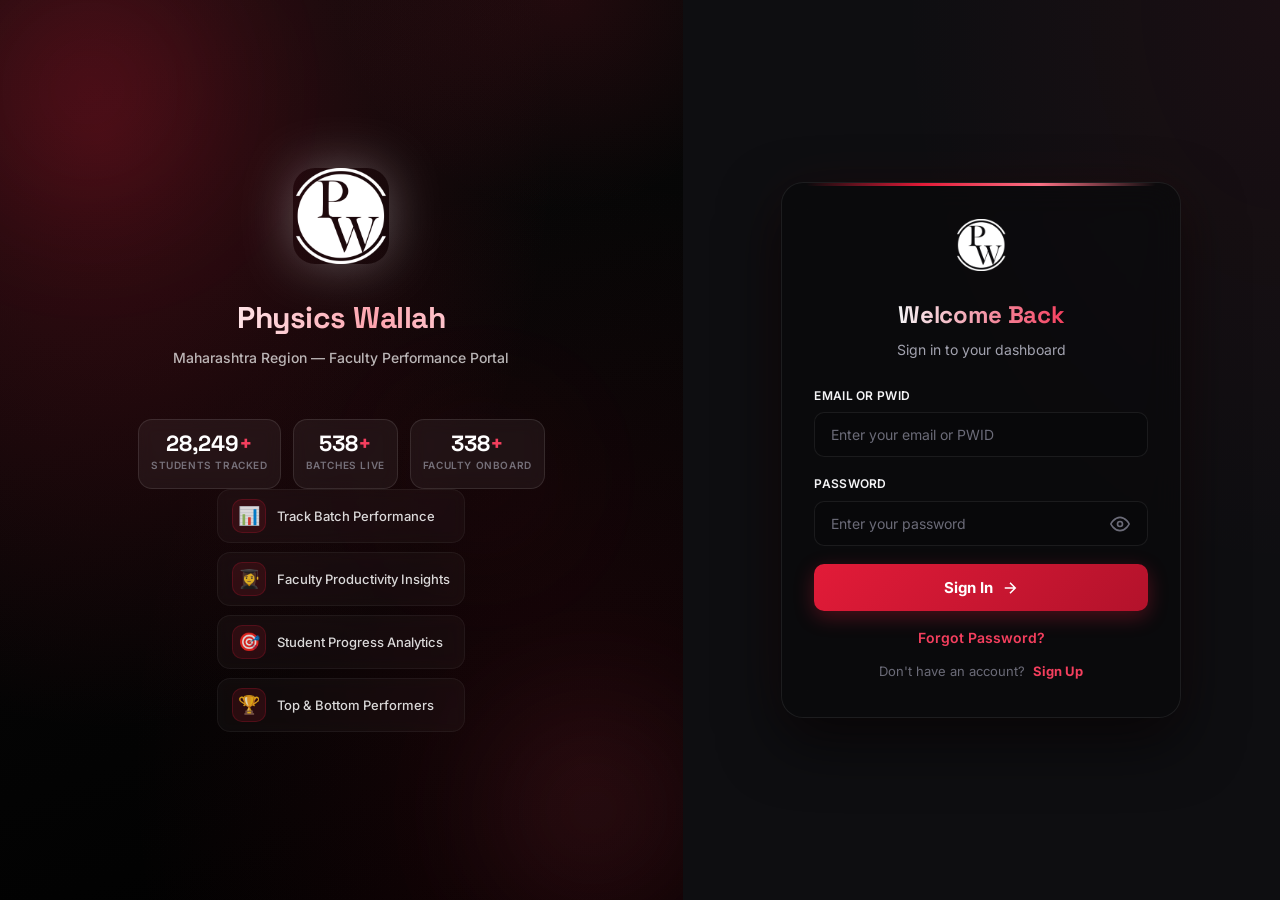
<file: index.html>
<!DOCTYPE html>
<html lang="en">
<head>
  <meta charset="UTF-8">
  <meta name="viewport" content="width=device-width, initial-scale=1.0">
  <title>PW Maharashtra — Faculty Performance Portal</title>
  <link rel="preconnect" href="https://fonts.googleapis.com">
  <link href="https://fonts.googleapis.com/css2?family=Inter:wght@400;500;600;700;800&family=Space+Grotesk:wght@500;600;700&display=swap" rel="stylesheet">
  <link rel="stylesheet" href="styles.css">
  <link rel="icon" href="assets/pw-favicon.webp" type="image/webp">
</head>
<body>

  <!--
    HTML is split into partial files (screen-login.html, screen-forgot.html,
    screen-signup.html, screen-app.html, overlay.html) and injected here by
    loader.js. Each placeholder below receives one partial.
  -->
  <div id="screen-login"></div>
  <div id="screen-forgot"></div>
  <div id="screen-signup"></div>
  <div id="screen-app"></div>
  <div id="screen-overlay"></div>

  <!-- Load order matters: loader first, then core, then feature modules -->
  <script src="loader.js"></script>
  <script src="core.js"></script>
  <script src="auth.js"></script>
  <script src="data.js"></script>
  <script src="home.js"></script>
  <script src="student.js"></script>
  <script src="dashboard.js"></script>
  <script src="batches.js"></script>
  <script src="faculty.js"></script>
  <script src="students.js"></script>
  <script src="perf.js"></script>
</body>
</html>
</file>
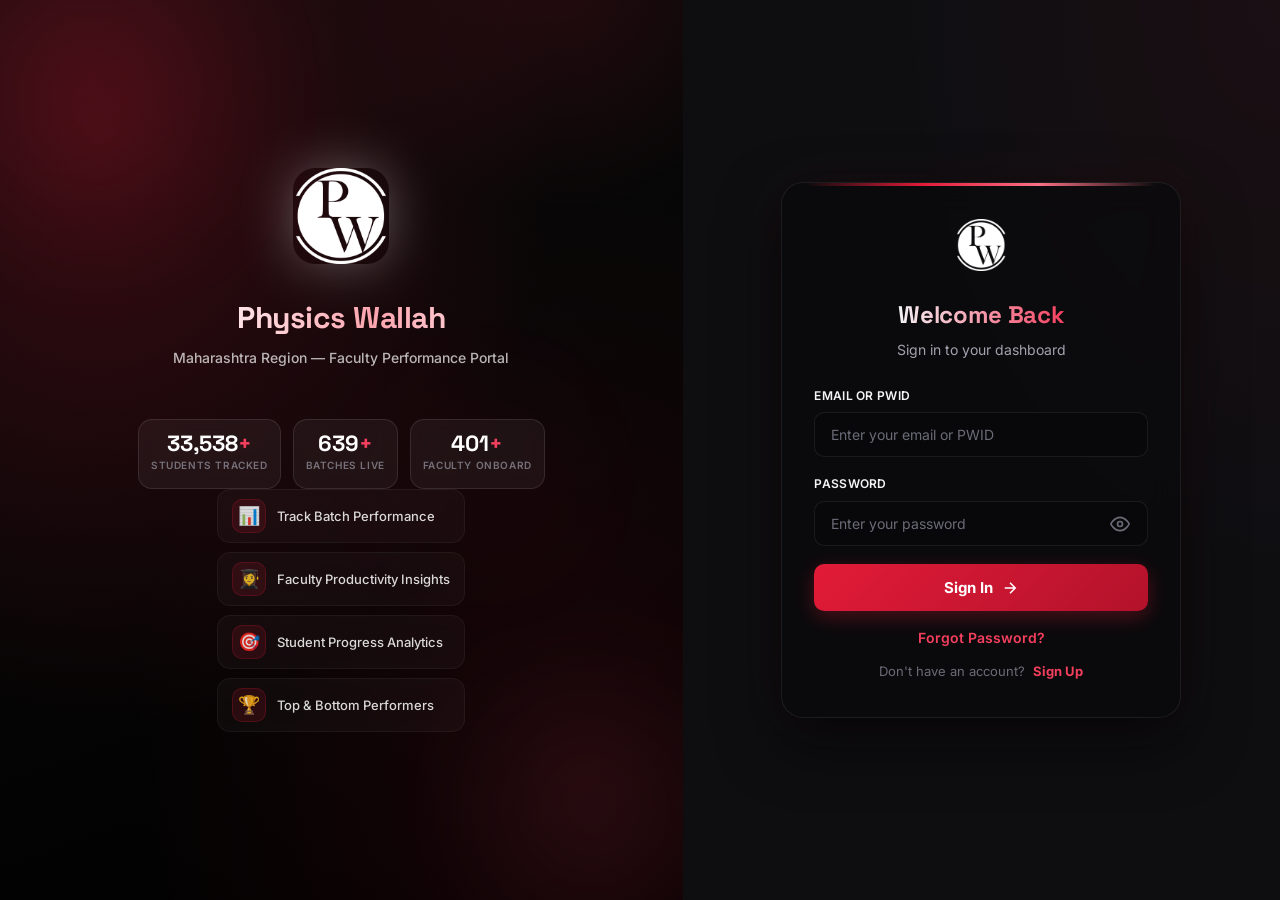
<file: index-standalone.html>
<!DOCTYPE html>
<html lang="en">
<head>
  <meta charset="UTF-8">
  <meta name="viewport" content="width=device-width, initial-scale=1.0">
  <title>PW Maharashtra — Faculty Performance Portal</title>
  <link rel="preconnect" href="https://fonts.googleapis.com">
  <link href="https://fonts.googleapis.com/css2?family=Inter:wght@400;500;600;700;800&family=Space+Grotesk:wght@500;600;700&display=swap" rel="stylesheet">
  <link rel="stylesheet" href="styles.css">
  <link rel="icon" href="assets/pw-favicon.webp" type="image/webp">
</head>
<body>

  <!--
    STANDALONE BUILD — all HTML partials and JS are inlined below.
    No fetch() / loader.js needed; works from file:// or any host.
    Regenerate with: python3 build_standalone.py
    
  -->
  <!-- ===== screen-login.html (inlined) ===== -->
<!-- ============================================================
     screen-login.html — LOGIN SCREEN
     Loaded into #screen-login by loader.js
     ============================================================ -->
<div id="loginScreen" class="screen active">
  <div class="login-wrapper">
    <div class="login-left">
      <div class="orb orb-1"></div>
      <div class="orb orb-2"></div>
      <div class="orb orb-3"></div>
      <div class="login-brand">
        <img src="assets/pw-logo.webp" alt="Physics Wallah" class="pw-logo-hero">
        <h1>Physics Wallah</h1>
        <p class="login-tagline">Maharashtra Region — Faculty Performance Portal</p>
      </div>
      <div class="login-stats">
        <div class="stat-chip"><span class="stat-num" data-count="33601">0</span><span class="stat-label">Students Tracked</span></div>
        <div class="stat-chip"><span class="stat-num" data-count="640">0</span><span class="stat-label">Batches Live</span></div>
        <div class="stat-chip"><span class="stat-num" data-count="402">0</span><span class="stat-label">Faculty Onboard</span></div>
      </div>
      <div class="login-features">
        <div class="feature-item"><span class="feat-icon">&#128202;</span><span>Track Batch Performance</span></div>
        <div class="feature-item"><span class="feat-icon">&#128105;&#8205;&#127891;</span><span>Faculty Productivity Insights</span></div>
        <div class="feature-item"><span class="feat-icon">&#127919;</span><span>Student Progress Analytics</span></div>
        <div class="feature-item"><span class="feat-icon">&#127942;</span><span>Top & Bottom Performers</span></div>
      </div>
    </div>
    <div class="login-right">
      <div class="login-card">
        <div class="login-card-logo">
          <img src="assets/pw-logo.webp" alt="PW" class="pw-logo-sm-login">
        </div>
        <h2><span class="grad-head">Welcome Back</span></h2>
        <p class="login-subtitle">Sign in to your dashboard</p>
        <form id="loginForm" onsubmit="handleLogin(event)">
          <div class="input-group">
            <label for="loginId">Email or PWID</label>
            <input type="text" id="loginId" placeholder="Enter your email or PWID" required autocomplete="username">
          </div>
          <div class="input-group">
            <label for="loginPassword">Password</label>
            <div class="password-wrapper">
              <input type="password" id="loginPassword" placeholder="Enter your password" required autocomplete="current-password">
              <button type="button" class="pass-toggle" onclick="togglePass('loginPassword', this)" tabindex="-1">
                <svg width="20" height="20" viewBox="0 0 24 24" fill="none" stroke="currentColor" stroke-width="2"><path d="M1 12s4-8 11-8 11 8 11 8-4 8-11 8-11-8-11-8z"/><circle cx="12" cy="12" r="3"/></svg>
              </button>
            </div>
          </div>
          <button type="submit" class="btn-primary" id="loginBtn">
            <span>Sign In</span>
            <svg width="18" height="18" viewBox="0 0 24 24" fill="none" stroke="currentColor" stroke-width="2"><path d="M5 12h14M12 5l7 7-7 7"/></svg>
          </button>
        </form>
        <a href="#" class="forgot-link" onclick="showScreen('forgotScreen')">Forgot Password?</a>
        <div class="signup-link-row">
          <span class="signup-muted">Don't have an account?</span>
          <a href="#" class="signup-link" onclick="openSignup()">Sign Up</a>
        </div>
        <div id="loginError" class="alert alert-error"></div>
      </div>
    </div>
  </div>
</div>
  <!-- ===== screen-forgot.html (inlined) ===== -->
<!-- ============================================================
     screen-forgot.html — FORGOT PASSWORD SCREEN
     Loaded into #screen-forgot by loader.js
     ============================================================ -->
<div id="forgotScreen" class="screen">
  <div class="login-wrapper">
    <div class="login-left">
      <div class="orb orb-1"></div>
      <div class="orb orb-2"></div>
      <div class="orb orb-3"></div>
      <div class="login-brand">
        <img src="assets/pw-logo.webp" alt="Physics Wallah" class="pw-logo-hero">
        <h1>Physics Wallah</h1>
        <p class="login-tagline">Reset your password securely</p>
      </div>
      <div class="login-stats">
        <div class="stat-chip"><span class="stat-num" data-count="33601">0</span><span class="stat-label">Students Tracked</span></div>
        <div class="stat-chip"><span class="stat-num" data-count="640">0</span><span class="stat-label">Batches Live</span></div>
        <div class="stat-chip"><span class="stat-num" data-count="402">0</span><span class="stat-label">Faculty Onboard</span></div>
      </div>
    </div>
    <div class="login-right">
      <div class="login-card">
        <div class="login-card-logo">
          <img src="assets/pw-logo.webp" alt="PW" class="pw-logo-sm-login">
        </div>
        <h2><span class="grad-head">Forgot Password</span></h2>
        <p class="login-subtitle">3 quick steps to get back in</p>
        <div class="steps" id="forgotSteps">
          <span class="step-dot active" data-step="1"></span>
          <span class="step-dot" data-step="2"></span>
          <span class="step-dot" data-step="3"></span>
        </div>
        <form id="forgotForm" onsubmit="handleForgot(event)">
          <div class="input-group">
            <label>Email or PWID</label>
            <input type="text" id="forgotId" placeholder="Enter email or PWID" required>
          </div>
          <button type="submit" class="btn-primary">Send OTP</button>
        </form>
        <form id="otpForm" style="display:none" onsubmit="handleVerifyOTP(event)">
          <div class="input-group">
            <label>Enter OTP</label>
            <input type="text" id="otpInput" placeholder="6-digit OTP" maxlength="6" required>
          </div>
          <button type="submit" class="btn-primary">Verify OTP</button>
        </form>
        <form id="resetForm" style="display:none" onsubmit="handleResetPassword(event)">
          <div class="input-group">
            <label>New Password</label>
            <input type="password" id="newPassword" placeholder="Min 4 characters" required>
          </div>
          <div class="input-group">
            <label>Confirm Password</label>
            <input type="password" id="confirmPassword" placeholder="Confirm password" required>
          </div>
          <button type="submit" class="btn-primary">Reset Password</button>
        </form>
        <a href="#" class="forgot-link" onclick="showScreen('loginScreen')">&larr; Back to Login</a>
        <div id="forgotError" class="alert alert-error"></div>
        <div id="forgotSuccess" class="alert alert-success"></div>
      </div>
    </div>
  </div>
</div>
  <!-- ===== screen-signup.html (inlined) ===== -->
<!-- ============================================================
     screen-signup.html — SIGNUP SCREEN
     Fields: MAIL ID, PWID, CENTER (dropdown), ROLE, Password
     Loaded into #screen-signup by loader.js
     ============================================================ -->
<div id="signupScreen" class="screen">
  <div class="login-wrapper">
    <div class="login-left">
      <div class="orb orb-1"></div>
      <div class="orb orb-2"></div>
      <div class="orb orb-3"></div>
      <div class="login-brand">
        <img src="assets/pw-logo.webp" alt="Physics Wallah" class="pw-logo-hero">
        <h1>Physics Wallah</h1>
        <p class="login-tagline">Create your account — approval required</p>
      </div>
      <div class="login-stats">
        <div class="stat-chip"><span class="stat-num" data-count="33601">0</span><span class="stat-label">Students Tracked</span></div>
        <div class="stat-chip"><span class="stat-num" data-count="640">0</span><span class="stat-label">Batches Live</span></div>
        <div class="stat-chip"><span class="stat-num" data-count="402">0</span><span class="stat-label">Faculty Onboard</span></div>
      </div>
      <div class="login-features">
        <div class="feature-item"><span class="feat-icon">&#128197;</span><span>Your request goes to your reporting manager</span></div>
        <div class="feature-item"><span class="feat-icon">&#128233;</span><span>Approve via email buttons</span></div>
        <div class="feature-item"><span class="feat-icon">&#9203;</span><span>Account activates after approval</span></div>
      </div>
    </div>
    <div class="login-right">
      <div class="login-card">
        <div class="login-card-logo">
          <img src="assets/pw-logo.webp" alt="PW" class="pw-logo-sm-login">
        </div>
        <h2><span class="grad-head">Create Account</span></h2>
        <p class="login-subtitle">Fill details — ID will be created after approval</p>
        <form id="signupForm" onsubmit="handleSignup(event)">
          <div class="input-group">
            <label>MAIL ID</label>
            <input type="email" id="signupEmail" placeholder="Enter your @pw.live email" required>
            <div class="signup-hint">Only @pw.live emails can sign up</div>
          </div>
          <div class="input-group">
            <label>PWID</label>
            <input type="text" id="signupPwid" placeholder="Enter your PW ID" required>
          </div>
          <div class="input-group">
            <label>CENTER</label>
            <div class="signup-center-wrap">
              <button type="button" class="signup-center-btn" id="signupCenterBtn" onclick="toggleSignupCenterList()">
                <span id="signupCenterLabel">Select center(s)...</span>
                <svg width="14" height="14" viewBox="0 0 24 24" fill="none" stroke="currentColor" stroke-width="2"><polyline points="6 9 12 15 18 9"/></svg>
              </button>
              <div class="signup-center-list" id="signupCenterList" style="display:none">
                <label class="center-opt center-opt-all"><input type="checkbox" id="signupCenterAll" onchange="toggleAllSignupCenters(this)"> <span>Select All</span></label>
              </div>
            </div>
            <div class="signup-hint">Select one or more centers (multi-select for CH/ACH, AOM, JEE/NEET Head, BH)</div>
          </div>
          <div class="input-group">
            <label>ROLE</label>
            <select id="signupRole" onchange="updateRoleHint()">
              <option value="">Select role...</option>
            </select>
            <div class="signup-hint" id="roleHint"></div>
          </div>
          <div class="input-group">
            <label>Password</label>
            <div class="password-wrapper">
              <input type="password" id="signupPassword" placeholder="Min 4 characters" required>
              <button type="button" class="pass-toggle" onclick="togglePass('signupPassword', this)" tabindex="-1">
                <svg width="20" height="20" viewBox="0 0 24 24" fill="none" stroke="currentColor" stroke-width="2"><path d="M1 12s4-8 11-8 11 8 11 8-4 8-11 8-11-8-11-8z"/><circle cx="12" cy="12" r="3"/></svg>
              </button>
            </div>
          </div>
          <button type="submit" class="btn-primary" id="signupBtn">
            <span>Submit for Approval</span>
            <svg width="18" height="18" viewBox="0 0 24 24" fill="none" stroke="currentColor" stroke-width="2"><path d="M22 2L11 13"/><path d="M22 2l-7 20-4-9-9-4 20-7z"/></svg>
          </button>
        </form>
        <a href="#" class="forgot-link" onclick="showScreen('loginScreen')">&larr; Back to Login</a>
        <div id="signupError" class="alert alert-error"></div>
        <div id="signupSuccess" class="alert alert-success"></div>
      </div>
    </div>
  </div>
</div>
  <!-- ===== screen-app.html (inlined) ===== -->
<!-- ============================================================
     screen-app.html — MAIN APP SCREEN
     Top navbar + all views (dashboard, batches, batchDetail,
     faculty, students, studentDetail).
     Loaded into #screen-app by loader.js
     ============================================================ -->
<div id="appScreen" class="screen">
  <!-- TOP NAVBAR -->
  <header class="topnav" id="topnav">
    <div class="topnav-left">
      <img src="assets/pw-logo.webp" alt="PW" class="topnav-logo">
      <div class="topnav-brand">
        <span class="topnav-title">PW Vidyapeeth</span>
        <span class="topnav-subtitle">Maharashtra Region</span>
      </div>
    </div>
    <div class="topnav-right">
      <span class="live-pill" title="Live data"><span class="live-dot"></span> Live</span>
      <button class="btn-help" onclick="openHelp()" title="Help & User Guide">
        <svg width="16" height="16" viewBox="0 0 24 24" fill="none" stroke="currentColor" stroke-width="2" stroke-linecap="round" stroke-linejoin="round"><circle cx="12" cy="12" r="10"/><path d="M9.09 9a3 3 0 0 1 5.83 1c0 2-3 3-3 3"/><line x1="12" y1="17" x2="12.01" y2="17"/></svg>
        <span>Help</span>
      </button>
      <button class="btn-request-access" onclick="openCenterChange()" title="Request access to another center">
        <svg width="16" height="16" viewBox="0 0 24 24" fill="none" stroke="currentColor" stroke-width="2"><path d="M12 2L2 7l10 5 10-5-10-5z"/><path d="M2 17l10 5 10-5"/><path d="M2 12l10 5 10-5"/></svg>
        <span>Request Access</span>
      </button>
      <button class="btn-change-center" id="reloadDataBtn" onclick="reloadData()" title="Reload Data">
        <svg width="16" height="16" viewBox="0 0 24 24" fill="none" stroke="currentColor" stroke-width="2"><path d="M21 12a9 9 0 1 1-9-9"/><polyline points="21 3 21 9 15 9"/></svg>
        <span>Reload Data</span>
      </button>
      <button class="btn-theme-toggle" onclick="toggleTheme()" title="Toggle dark / light mode" aria-label="Toggle theme">
        <svg class="icon-sun" width="18" height="18" viewBox="0 0 24 24" fill="none" stroke="currentColor" stroke-width="2" stroke-linecap="round"><circle cx="12" cy="12" r="5"/><line x1="12" y1="1" x2="12" y2="3"/><line x1="12" y1="21" x2="12" y2="23"/><line x1="4.22" y1="4.22" x2="5.64" y2="5.64"/><line x1="18.36" y1="18.36" x2="19.78" y2="19.78"/><line x1="1" y1="12" x2="3" y2="12"/><line x1="21" y1="12" x2="23" y2="12"/><line x1="4.22" y1="19.78" x2="5.64" y2="18.36"/><line x1="18.36" y1="5.64" x2="19.78" y2="4.22"/></svg>
        <svg class="icon-moon" width="18" height="18" viewBox="0 0 24 24" fill="none" stroke="currentColor" stroke-width="2" stroke-linecap="round" stroke-linejoin="round"><path d="M21 12.79A9 9 0 1 1 11.21 3 7 7 0 0 0 21 12.79z"/></svg>
      </button>
      <div class="topnav-user">
        <div class="user-avatar" id="userAvatar">A</div>
        <div class="topnav-user-info">
          <span class="topnav-user-name" id="topbarEmail">admin@pw.live</span>
          <span class="role-badge" id="topbarRole">Admin</span>
        </div>
      </div>
      <button class="btn-logout" onclick="handleLogout()" title="Sign Out">
        <svg width="18" height="18" viewBox="0 0 24 24" fill="none" stroke="currentColor" stroke-width="2"><path d="M9 21H5a2 2 0 0 1-2-2V5a2 2 0 0 1 2-2h4"/><polyline points="16 17 21 12 16 7"/><line x1="21" y1="12" x2="9" y2="12"/></svg>
      </button>
    </div>
  </header>

  <!-- CENTER ACCESS REQUEST MODAL -->
  <div class="modal-overlay" id="centerChangeModal" style="display:none">
    <div class="modal">
      <div class="modal-header">
        <h3>Request Center Access</h3>
        <button type="button" class="modal-close" onclick="closeCenterChange()">&times;</button>
      </div>
      <div class="modal-body">
        <p class="cc-current">Need access to another center? Fill this form and the admin will approve it.</p>
        <div class="req-form">
          <div class="req-field">
            <label class="cc-label">Mail ID</label>
            <input type="email" class="req-input" id="reqEmail" placeholder="you@pw.live">
          </div>
          <div class="req-field">
            <label class="cc-label">PW ID</label>
            <input type="text" class="req-input" id="reqPwid" placeholder="PWID">
          </div>
          <div class="req-field">
            <label class="cc-label">Center</label>
            <select class="req-input" id="reqCenter"></select>
          </div>
          <div class="req-field">
            <label class="cc-label">Remark</label>
            <textarea class="req-input req-textarea" id="reqRemark" placeholder="Why do you need access to this center?"></textarea>
          </div>
        </div>
        <div class="cc-message" id="ccMessage"></div>
      </div>
      <div class="modal-footer">
        <button type="button" class="btn-cancel" onclick="closeCenterChange()">Cancel</button>
        <button type="button" class="btn-submit" id="ccSubmitBtn" onclick="submitCenterChange()">Submit Request</button>
      </div>
    </div>
  </div>

  <!-- Content -->
  <main class="main-content">

    <!-- HOME VIEW (unified) -->
    <div id="view-home" class="view active">
      <div class="home-error" id="homeError"></div>

      <!-- FILTER PANEL -->
      <div class="home-filters">
        <div class="filter-row">
          <div class="filter-group"><label>Center</label><select id="homeFilterCenter" onchange="onHomeCenterChange()"><option value="">All Centers</option></select></div>
          <div class="filter-group"><label>Class / Stream</label><select id="homeFilterStream" onchange="onHomeStreamChange()"><option value="">All Classes</option></select></div>
          <div class="filter-group"><label>Batch</label><select id="homeFilterBatch" onchange="onHomeBatchChange()"><option value="">All Batches</option></select></div>
          <div class="filter-group"><label>Faculty</label><select id="homeFilterFaculty" onchange="onHomeFacultyChange()"><option value="">All Faculty</option></select></div>
          <div class="filter-group"><label>From Date</label><input type="date" id="homeDateFrom" onchange="onHomeDateChange()"></div>
          <div class="filter-group"><label>To Date</label><input type="date" id="homeDateTo" onchange="onHomeDateChange()"></div>
          <div class="filter-group filter-reset"><button type="button" class="btn-reset" onclick="resetHomeFilters()">Reset</button></div>
        </div>
      </div>

      <!-- KPI CARDS -->
      <div class="stats-grid home-stats">
        <div class="stat-card stat-purple">
          <div class="stat-icon"><svg width="28" height="28" viewBox="0 0 24 24" fill="none" stroke="currentColor" stroke-width="2"><path d="M21 10c0 7-9 13-9 13s-9-6-9-13a9 9 0 0 1 18 0z"/><circle cx="12" cy="10" r="3"/></svg></div>
          <div class="stat-info">
            <div class="stat-number stat-number-sm" id="homeKpiCenter">—</div>
            <div class="stat-label">Center</div>
          </div>
        </div>
        <div class="stat-card stat-blue">
          <div class="stat-icon"><svg width="28" height="28" viewBox="0 0 24 24" fill="none" stroke="currentColor" stroke-width="2"><path d="M4 19.5A2.5 2.5 0 0 1 6.5 17H20"/><path d="M6.5 2H20v20H6.5A2.5 2.5 0 0 1 4 19.5v-15A2.5 2.5 0 0 1 6.5 2z"/></svg></div>
          <div class="stat-info">
            <div class="stat-number" id="homeKpiBatches">0</div>
            <div class="stat-label">Total Batches</div>
          </div>
        </div>
        <div class="stat-card stat-green">
          <div class="stat-icon"><svg width="28" height="28" viewBox="0 0 24 24" fill="none" stroke="currentColor" stroke-width="2"><path d="M17 21v-2a4 4 0 0 0-4-4H5a4 4 0 0 0-4 4v2"/><circle cx="9" cy="7" r="4"/><path d="M23 21v-2a4 4 0 0 0-3-3.87"/><path d="M16 3.13a4 4 0 0 1 0 7.75"/></svg></div>
          <div class="stat-info">
            <div class="stat-number" id="homeKpiStudents">0</div>
            <div class="stat-label">Total Students</div>
          </div>
        </div>
        <div class="stat-card stat-orange">
          <div class="stat-icon"><svg width="28" height="28" viewBox="0 0 24 24" fill="none" stroke="currentColor" stroke-width="2"><path d="M22 10v6M2 10l10-5 10 5-10 5z"/><path d="M6 12v5c0 1.66 2.69 3 6 3s6-1.34 6-3v-5"/></svg></div>
          <div class="stat-info">
            <div class="stat-number" id="homeKpiFaculty">0</div>
            <div class="stat-label">Total Faculty</div>
          </div>
        </div>
        <div class="stat-card stat-cyan">
          <div class="stat-icon"><svg width="28" height="28" viewBox="0 0 24 24" fill="none" stroke="currentColor" stroke-width="2"><polyline points="22 12 18 12 15 21 9 3 6 12 2 12"/></svg></div>
          <div class="stat-info">
            <div class="stat-number" id="homeKpiAvg">0%</div>
            <div class="stat-label">Avg Score</div>
          </div>
        </div>
        <div class="stat-card stat-teal">
          <div class="stat-icon"><svg width="28" height="28" viewBox="0 0 24 24" fill="none" stroke="currentColor" stroke-width="2"><path d="M12 20h9"/><path d="M16.5 3.5a2.12 2.12 0 0 1 3 3L7 19l-4 1 1-4L16.5 3.5z"/></svg></div>
          <div class="stat-info">
            <div class="stat-number" id="homeKpiAvgStudents">0</div>
            <div class="stat-sub" id="homeKpiAvgStudentsPct"></div>
            <div class="stat-label">Average Students</div>
          </div>
        </div>
        <div class="stat-card stat-red">
          <div class="stat-icon"><svg width="28" height="28" viewBox="0 0 24 24" fill="none" stroke="currentColor" stroke-width="2"><circle cx="12" cy="12" r="10"/><line x1="15" y1="9" x2="9" y2="15"/><line x1="9" y1="9" x2="15" y2="15"/></svg></div>
          <div class="stat-info">
            <div class="stat-number" id="homeKpiAbsent">0</div>
            <div class="stat-sub" id="homeKpiAbsentPct"></div>
            <div class="stat-label">Absent Students</div>
          </div>
        </div>
      </div>

      <!-- TOPPER / BOTTOM STUDENTS -->
      <div class="home-grid">
        <div class="table-card">
          <div class="card-head">
            <h3 class="card-title">&#127942; Topper Students</h3>
            <div class="topn-control">
              <label>Top <input type="number" id="topperN" value="10" min="1" max="500" onchange="onTopNChange('topper')"></label>
              <button type="button" class="btn-download" onclick="showDownloadMenu(this,'topper')">&#11015; Download</button>
            </div>
          </div>
          <div class="table-scroll table-scroll--fixed">
            <table class="data-table">
              <thead id="homeTopperHead"><tr><th style="width:40px">#</th><th>Name</th><th>Stream</th><th>Batch</th><th class="text-center">Tests (Taken/Total)</th><th class="text-center">Avg Score / %</th><th class="text-center">Att (15d/Overall)</th></tr></thead>
              <tbody id="homeTopperBody"></tbody>
            </table>
          </div>
        </div>
        <div class="table-card">
          <div class="card-head">
            <h3 class="card-title">&#9888;&#65039; Bottom Performing Students</h3>
            <div class="topn-control">
              <label>Bottom <input type="number" id="bottomN" value="10" min="1" max="500" onchange="onTopNChange('bottom')"></label>
              <button type="button" class="btn-download" onclick="showDownloadMenu(this,'bottom')">&#11015; Download</button>
            </div>
          </div>
          <div class="table-scroll table-scroll--fixed">
            <table class="data-table">
              <thead id="homeBottomHead"><tr><th style="width:40px">#</th><th>Name</th><th>Stream</th><th>Batch</th><th class="text-center">Tests (Taken/Total)</th><th class="text-center">Avg Score / %</th><th class="text-center">Att (15d/Overall)</th></tr></thead>
              <tbody id="homeBottomBody"></tbody>
            </table>
          </div>
        </div>
      </div>

      <!-- BEST / BOTTOM BATCH -->
      <div class="home-grid">
        <div class="dash-card">
          <h3>&#127942; Best Batch</h3>
          <div id="homeBestBatch" class="dash-list"></div>
        </div>
        <div class="dash-card">
          <h3>&#9888;&#65039; Bottom Batch</h3>
          <div id="homeBottomBatch" class="dash-list"></div>
        </div>
      </div>

      <!-- ABSENT STUDENTS -->
      <div class="table-card" style="margin-top:20px">
        <div class="card-head">
          <h3 class="card-title">&#10060; Absent Students (No papers given yet)</h3>
          <button type="button" class="btn-download" onclick="showDownloadMenu(this,'absent')">&#11015; Download</button>
        </div>
        <div class="table-scroll table-scroll--fixed">
          <table class="data-table">
            <thead><tr><th style="width:40px">#</th><th>Name</th><th>Reg No</th><th>Stream</th><th>Batch</th><th class="text-center">Papers Not Given</th><th class="text-center">Att (15d/Overall)</th></tr></thead>
            <tbody id="homeAbsentBody"></tbody>
          </table>
        </div>
      </div>

      <!-- BATCH-WISE SUBJECT AVERAGE -->
      <div class="table-card" style="margin-top:20px">
        <div class="card-head">
          <h3 class="card-title">&#128202; Batch-wise Subject Average (%)</h3>
          <button type="button" class="btn-download" onclick="showDownloadMenu(this,'batchAvg')">&#11015; Download</button>
        </div>
        <div class="table-scroll table-scroll--fixed">
          <table class="data-table">
            <thead><tr><th style="width:40px">#</th><th>Batch</th><th>Center</th><th class="text-center">Avg Score</th><th class="text-center">Physics</th><th class="text-center">Chemistry</th><th class="text-center">Maths</th><th class="text-center">Zoology</th><th class="text-center">Botany</th></tr></thead>
            <tbody id="homeBatchAvgBody"></tbody>
          </table>
        </div>
      </div>

      <!-- SUBJECT GRAPH -->
      <div class="dash-card" style="margin-top:20px">
        <h3>&#128200; Subject Performance</h3>
        <div id="homeSubjectGraph"></div>
      </div>
    </div>

    <!-- STUDENT SEARCH VIEW -->
    <div id="view-student" class="view">
      <div class="view-toolbar">
        <div class="filter-row">
          <div class="filter-group filter-search">
            <label>Student Reg No</label>
            <input type="text" id="studentSearchInput" placeholder="Enter reg no..." onkeydown="if(event.key==='Enter')searchStu()">
          </div>
          <div class="filter-group filter-reset"><button type="button" class="btn-reset" onclick="searchStu()">Search</button></div>
        </div>
      </div>
      <div class="home-error" id="studentError"></div>
      <div id="studentResult" style="display:none">
        <div class="detail-stats" id="studentDetailStats"></div>
        <div class="dash-card" style="margin-top:20px">
          <h3>&#128200; Subject-wise % per Test</h3>
          <div id="studentSubjectGraph"></div>
        </div>
        <div class="table-card" style="margin-top:20px">
          <h3 class="card-title">Test History</h3>
          <div class="table-scroll">
            <table class="data-table">
              <thead id="studentTestHead"><tr><th>Date</th><th>Type</th><th class="text-center">Total</th><th class="text-center">Score</th><th class="text-center">%</th><th class="text-center">Rank</th></tr></thead>
              <tbody id="studentTestBody"></tbody>
            </table>
          </div>
        </div>
      </div>
    </div>

    <!-- BATCHES VIEW -->
    <div id="view-batches" class="view">
      <div class="view-toolbar">
        <div class="filter-row">
          <div class="filter-group"><label>Subject</label><select id="filterSubject" onchange="applyBatchFilters()"><option value="">All Subjects</option></select></div>
          <div class="filter-group"><label>Faculty</label><select id="filterFaculty" onchange="applyBatchFilters()"><option value="">All Faculty</option></select></div>
          <div class="filter-group"><label>Search</label><input type="text" id="filterBatchSearch" placeholder="Search batch..." oninput="applyBatchFilters()"></div>
        </div>
      </div>
      <div class="table-card">
        <table class="data-table" id="batchTable">
          <thead><tr><th style="width:40px">#</th><th>Batch</th><th>Subjects</th><th class="text-center">Students</th><th class="text-center">Faculty</th><th class="text-center">Avg Score</th><th class="text-center">Status</th><th>Action</th></tr></thead>
          <tbody id="batchTableBody"></tbody>
        </table>
      </div>
    </div>

    <!-- BATCH DETAIL VIEW -->
    <div id="view-batchDetail" class="view">
      <div class="detail-header">
        <button class="btn-back" onclick="navigate('batches')">&larr; Back to Batches</button>
        <h2 id="batchDetailTitle">Batch Details</h2>
      </div>
      <div class="detail-stats" id="batchDetailStats"></div>
      <div class="view-toolbar">
        <div class="filter-row">
          <div class="filter-group"><label>Subject</label><select id="batchDetailSubject" onchange="loadBatchDetail()"><option value="">Overall</option></select></div>
        </div>
      </div>
      <div class="perf-grid" id="batchPerfGrid">
        <div class="perf-card perf-toppers"><div class="perf-card-header"><span class="perf-icon">&#127942;</span><h4>Toppers <span class="perf-count" id="toppersCount">0</span></h4></div><div class="perf-card-body" id="toppersList"></div></div>
        <div class="perf-card perf-average"><div class="perf-card-header"><span class="perf-icon">&#128200;</span><h4>Average <span class="perf-count" id="averageCount">0</span></h4></div><div class="perf-card-body" id="averageList"></div></div>
        <div class="perf-card perf-bottom"><div class="perf-card-header"><span class="perf-icon">&#9888;&#65039;</span><h4>Needs Improvement <span class="perf-count" id="bottomCount">0</span></h4></div><div class="perf-card-body" id="bottomList"></div></div>
        <div class="perf-card perf-absent"><div class="perf-card-header"><span class="perf-icon">&#10060;</span><h4>Absent <span class="perf-count" id="absentCount">0</span></h4></div><div class="perf-card-body" id="absentList"></div></div>
      </div>
      <div class="table-card" style="margin-top:20px">
        <h3 style="padding:16px 20px 0;font-size:16px;color:#374151">All Students</h3>
        <table class="data-table" id="batchStudentTable">
          <thead><tr><th style="width:40px">#</th><th>Name</th><th>Reg No</th><th class="text-center">Score</th><th class="text-center">%</th><th class="text-center">Rank</th><th class="text-center">Tests</th></tr></thead>
          <tbody id="batchStudentBody"></tbody>
        </table>
      </div>
    </div>

    <!-- FACULTY VIEW -->
    <div id="view-faculty" class="view">
      <div class="view-toolbar">
        <div class="filter-row">
          <div class="filter-group"><label>Center</label><select id="filterFacCenter" onchange="applyFacultyFilters()"><option value="">All Centers</option></select></div>
          <div class="filter-group"><label>Search</label><input type="text" id="filterFacSearch" placeholder="Search faculty..." oninput="applyFacultyFilters()"></div>
        </div>
      </div>
      <div class="table-card">
        <table class="data-table" id="facultyTable">
          <thead><tr><th style="width:40px">#</th><th>Faculty</th><th>Center</th><th>Role</th><th class="text-center">Batches</th><th class="text-center">Students</th><th class="text-center">Avg Score</th><th>Subjects</th></tr></thead>
          <tbody id="facultyTableBody"></tbody>
        </table>
      </div>
    </div>

    <!-- STUDENTS VIEW -->
    <div id="view-students" class="view">
      <div class="view-toolbar">
        <div class="filter-row">
          <div class="filter-group"><label>Batch</label><select id="filterStuBatch" onchange="applyStudentFilters()"><option value="">All Batches</option></select></div>
          <div class="filter-group"><label>Sort By</label><select id="filterStuSort" onchange="applyStudentFilters()"><option value="score_desc">Score (High-Low)</option><option value="score_asc">Score (Low-High)</option><option value="name">Name (A-Z)</option><option value="tests">Tests Taken</option></select></div>
          <div class="filter-group"><label>Search</label><input type="text" id="filterStuSearch" placeholder="Search name or reg no..." oninput="applyStudentFilters()"></div>
        </div>
      </div>
      <div class="table-card">
        <table class="data-table" id="studentTable">
          <thead><tr><th style="width:40px">#</th><th>Name</th><th>Reg No</th><th>Batch</th><th class="text-center">Tests</th><th class="text-center">Avg Score</th><th class="text-center">Att (15d/Overall)</th><th>Best Subject</th><th>Action</th></tr></thead>
          <tbody id="studentTableBody"></tbody>
        </table>
      </div>
    </div>

    <!-- STUDENT DETAIL VIEW -->
    <div id="view-studentDetail" class="view">
      <div class="detail-header">
        <button class="btn-back" onclick="navigate('students')">&larr; Back to Students</button>
        <h2 id="stuDetailTitle">Student Details</h2>
      </div>
      <div class="detail-stats" id="stuDetailStats"></div>
      <div class="subject-bars" id="studentSubjectBars"></div>
      <div class="table-card" style="margin-top:20px">
        <h3 style="padding:16px 20px 0;font-size:16px;color:#374151">Test History</h3>
        <table class="data-table" id="stuDetailTestTable">
          <thead><tr><th>Date</th><th>Test Type</th><th class="text-center">Physics</th><th class="text-center">Chemistry</th><th class="text-center">Maths</th><th class="text-center">Zoology</th><th class="text-center">Botany</th><th class="text-center">Total</th><th class="text-center">%</th><th class="text-center">Rank</th></tr></thead>
          <tbody id="stuDetailTestBody"></tbody>
        </table>
      </div>
    </div>

  </main>

  <!-- FOOTER -->
  <footer class="app-footer">
    <span class="footer-made">This Portal is created by <strong>Ambikesh Srivastava</strong> (<a href="mailto:Ambikesh.srivastava@pw.live">Ambikesh.srivastava@pw.live</a>)</span>
    <span class="footer-note">Kindly Connect him if any query rises.</span>
  </footer>

  <!-- HELP / USER GUIDE MODAL -->
  <div class="modal-overlay" id="helpModal" style="display:none" onclick="if(event.target===this)closeHelp()">
    <div class="modal modal-help">
      <div class="modal-header">
        <h3>&#128161; Help &amp; User Guide</h3>
        <button type="button" class="modal-close" onclick="closeHelp()">&times;</button>
      </div>
      <div class="modal-body help-body">

        <div class="help-section">
          <h4>About this Portal</h4>
          <p>This portal shows faculty and student performance for the PW Maharashtra Region. Data is pulled live from the shared Google Sheets. Everything you see changes based on the filters you pick.</p>
        </div>

        <div class="help-section">
          <h4>&#127968; Home — Filters</h4>
          <p>The filter bar applies to <strong>everything</strong> on the Home screen (KPIs, tables, graphs):</p>
          <ul>
            <li><strong>Center</strong> — only the selected center's batches/students.</li>
            <li><strong>Class / Stream</strong> — e.g. Dropper NEET, Dropper JEE.</li>
            <li><strong>Batch</strong> — a single batch, e.g. 60-YN511CP.</li>
            <li><strong>Faculty</strong> — only the faculty member's own batches.</li>
            <li><strong>From / To Date</strong> — only tests between these dates.</li>
          </ul>
          <p>Use <strong>Reset</strong> to clear everything back to All.</p>
        </div>

        <div class="help-section">
          <h4>&#128202; Home — KPI Cards</h4>
          <ul>
            <li><strong>Center</strong> — which center(s) you are viewing.</li>
            <li><strong>Total Batches</strong> — batches that had at least one test.</li>
            <li><strong>Total Students</strong> — students who gave at least one test.</li>
            <li><strong>Total Faculty</strong> — faculty mapped to the visible batches.</li>
            <li><strong>Avg Score</strong> — average of every test's percentage (marks %).</li>
            <li><strong>Average Students</strong> — students whose average is within &#177;5% of the overall average (the % below = share of total students).</li>
            <li><strong>Absent Students</strong> — students who gave no test in the selected scope (the % below = share of total students).</li>
          </ul>
        </div>

        <div class="help-section">
          <h4>&#127942; Home — Topper &amp; Bottom Students</h4>
          <p>Lists the students with the highest / lowest average percentage.</p>
          <ul>
            <li><strong>Top / Bottom &lt;number&gt;</strong> — type any number (1-500) to see that many students; default is 10.</li>
            <li><strong>Tests</strong> — how many tests that student gave.</li>
            <li><strong>Avg %</strong> — average of the student's test percentages. Subject columns show the latest test's subject marks.</li>
            <li>Download (&#11015;) exports the currently visible list.</li>
          </ul>
        </div>

        <div class="help-section">
          <h4>&#127942; Home — Best / Bottom Batch</h4>
          <p>The batch with the highest / lowest average percentage, plus its top 3 students.</p>
        </div>

        <div class="help-section">
          <h4>&#10060; Home — Absent Students</h4>
          <p>Students whose batch had a test but who gave <strong>no test</strong> in the selected scope.</p>
          <ul>
            <li><strong>Papers Not Given</strong> — how many of the batch's tests they missed.</li>
            <li>Name / stream come from the Students sheet.</li>
          </ul>
        </div>

        <div class="help-section">
          <h4>&#128202; Home — Batch-wise Subject Average</h4>
          <p>For every batch: its overall average percentage plus each subject's share.</p>
          <ul>
            <li>Subject % = that subject's marks &#247; total score &#215; 100, averaged across the batch's tests.</li>
            <li>A NEET batch shows Maths as 0% because NEET papers have no Maths.</li>
          </ul>
        </div>

        <div class="help-section">
          <h4>&#128200; Home — Subject Performance Graph</h4>
          <p>Per test date, the average of each student's subject share (subject marks &#247; score &#215; 100).</p>
          <ul>
            <li>Hover any point to see the date, the <strong>average score</strong> of that test and each subject's %.</li>
            <li>Faculty users only see their own subjects.</li>
          </ul>
        </div>

        <div class="help-section">
          <h4>&#128269; Student — Single Lookup</h4>
          <p>Enter a registration number and press Search to see that student's performance graph and full test history (date, type, total, score, %, rank).</p>
        </div>

        <div class="help-section">
          <h4>&#128218; Batches</h4>
          <p>List of batches with their subjects, student count, faculty count and average score.</p>
          <ul>
            <li>Filters: <strong>Subject</strong>, <strong>Faculty</strong>, <strong>Search</strong>.</li>
            <li>Click <strong>View</strong> on a batch to open its detail page: Toppers / Average / Needs Improvement / Absent cards plus the full student list with ranks.</li>
          </ul>
        </div>

        <div class="help-section">
          <h4>&#128105;&#8205;&#127891; Faculty</h4>
          <p>List of faculty with their batches, subjects and centers.</p>
          <ul>
            <li>Filters: <strong>Center</strong>, <strong>Search</strong>.</li>
            <li>Faculty accounts only see their own batches and subjects everywhere in the portal.</li>
          </ul>
        </div>

        <div class="help-section">
          <h4>&#127919; Students</h4>
          <p>List of all students with tests given, average score and best subject.</p>
          <ul>
            <li>Filters: <strong>Batch</strong>, <strong>Sort By</strong> (score / name / tests), <strong>Search</strong>.</li>
            <li>Click a student to open their detail page: stats, subject bars and test history.</li>
          </ul>
        </div>

        <div class="help-section">
          <h4>&#129518; How Calculations Work</h4>
          <ul>
            <li><strong>Student Avg %</strong> = average of the student's test percentages (marks % column).</li>
            <li><strong>Batch Avg %</strong> = average of all its students' test percentages.</li>
            <li><strong>Subject %</strong> = subject marks &#247; total score &#215; 100 (per test, averaged per student).</li>
            <li><strong>Tests</strong> = tests with a score above zero.</li>
            <li><strong>Rank</strong> = position by score within the test / batch.</li>
            <li><strong>Average Students</strong> = students within &#177;5% of the overall average score.</li>
          </ul>
        </div>

        <div class="help-section help-credit">
          <p>This Portal is created by <strong>Ambikesh Srivastava</strong> (<a href="mailto:Ambikesh.srivastava@pw.live">Ambikesh.srivastava@pw.live</a>).</p>
          <p>Kindly Connect him if any query rises.</p>
        </div>

      </div>
    </div>
  </div>

  <!-- MOBILE BOTTOM NAV -->
  <nav class="mobile-nav" id="mobileNav">
    <a href="#" class="mobile-nav-link active" data-view="home" onclick="navigate('home')">
      <svg width="22" height="22" viewBox="0 0 24 24" fill="none" stroke="currentColor" stroke-width="2"><rect x="3" y="3" width="7" height="7" rx="1"/><rect x="14" y="3" width="7" height="7" rx="1"/><rect x="3" y="14" width="7" height="7" rx="1"/><rect x="14" y="14" width="7" height="7" rx="1"/></svg>
      <span>Home</span>
    </a>
    <a href="#" class="mobile-nav-link" data-view="student" onclick="navigate('student')">
      <svg width="22" height="22" viewBox="0 0 24 24" fill="none" stroke="currentColor" stroke-width="2"><path d="M22 10v6M2 10l10-5 10 5-10 5z"/><path d="M6 12v5c0 1.66 2.69 3 6 3s6-1.34 6-3v-5"/></svg>
      <span>Student</span>
    </a>
  </nav>
</div>
  <!-- ===== overlay.html (inlined) ===== -->
<!-- ============================================================
     overlay.html — LOADING OVERLAY
     Loaded into #screen-overlay by loader.js
     ============================================================ -->
<div id="loadingOverlay" class="loading-overlay" style="display:none">
  <div class="loader">
    <div class="loader-spinner"></div>
    <p>Loading data...</p>
  </div>
</div>
  <script>
/* ===== core.js ===== */
// ============================================================
//  PW Maharashtra Region — Faculty Performance Portal
//  core.js — API base, shared state, navigation, API helpers,
//            utilities, and auto-login.
//  Load this file FIRST (before auth/dashboard/batches/faculty/
//  students/perf).
// ============================================================

const API_BASE = 'https://script.google.com/macros/s/AKfycby_nKOz_ZGPiWMwmAYEtseq1oPydueeSOOzMseOtFIGK-cgPUPidoP_8I4dvd5AwENQ/exec';

// ── SHARED STATE ────────────────────────────────────
let user = null;
let dashData = null;
let batchesData = [];
let facultyData = [];
let studentsData = [];
let currentView = 'home';
let currentBatch = null;
let backendVersion = 'unknown'; // 'old' or 'new'

// ── THEME (dark / light) ───────────────────────────
function applyTheme(theme) {
  document.documentElement.setAttribute('data-theme', theme);
  try { localStorage.setItem('pw_theme', theme); } catch (_) {}
}
function initTheme() {
  let saved = 'dark';
  try { saved = localStorage.getItem('pw_theme') || 'dark'; } catch (_) {}
  applyTheme(saved);
}
function toggleTheme() {
  const cur = document.documentElement.getAttribute('data-theme') || 'dark';
  applyTheme(cur === 'dark' ? 'light' : 'dark');
}

// ── SCREEN NAVIGATION ──────────────────────────────
function showScreen(id) {
  document.querySelectorAll('.screen').forEach(s => s.classList.remove('active'));
  document.getElementById(id).classList.add('active');
  // Reset the forgot-password step indicator when the screen reopens
  if (id === 'forgotScreen' && typeof setForgotStep === 'function') setForgotStep(1);
}

// ── HELP / USER GUIDE ──────────────────────────────
function openHelp() {
  document.getElementById('helpModal').style.display = 'flex';
  const body = document.querySelector('.modal-help .help-body');
  if (body) body.scrollTop = 0;
}
function closeHelp() {
  document.getElementById('helpModal').style.display = 'none';
}
document.addEventListener('keydown', e => {
  if (e.key === 'Escape') {
    const m = document.getElementById('helpModal');
    if (m && m.style.display === 'flex') closeHelp();
  }
});

// ── NAVIGATION ─────────────────────────────────────
function navigate(view) {
  currentView = view;
  document.querySelectorAll('.view').forEach(v => v.classList.remove('active'));
  document.querySelectorAll('.topnav-link').forEach(n => n.classList.remove('active'));
  document.querySelectorAll('.mobile-nav-link').forEach(n => n.classList.remove('active'));

  const viewEl = document.getElementById('view-' + view);
  const navEl = document.querySelector(`.topnav-link[data-view="${view}"]`);
  const mobEl = document.querySelector(`.mobile-nav-link[data-view="${view}"]`);
  if (viewEl) viewEl.classList.add('active');
  if (navEl) navEl.classList.add('active');
  if (mobEl) mobEl.classList.add('active');

  // Load data for the view (render immediately if already loaded)
  if (view === 'home') loadHome();
  if (view === 'student') loadStuView();
  if (view === 'dashboard' && !dashData) loadDashboard();
  if (view === 'batches') {
    if (batchesData.length === 0) loadBatches();
    else { populateBatchFilters(); renderBatches(batchesData); }
  }
  if (view === 'faculty') {
    if (facultyData.length === 0) loadFaculty();
    else { populateFacultyFilters(); renderFaculty(facultyData); }
  }
  if (view === 'students') {
    if (studentsData.length === 0) loadStudents();
    else { populateStudentFilters(); renderStudents(studentsData); }
  }
}

// ── DATA RELOAD ────────────────────────────────────
// Force-refetch the published CSVs and re-render the current view.
async function reloadData() {
  showLoading();
  try {
    if (typeof loadData === 'function') await loadData(true);
    if (currentView === 'home') renderHome();
    else if (currentView === 'student') loadStuView();
    else if (currentView === 'dashboard') loadDashboard();
    else if (currentView === 'batches') loadBatches();
    else if (currentView === 'faculty') loadFaculty();
    else if (currentView === 'students') loadStudents();
  } catch (e) {
    console.error('Reload error:', e);
  }
  hideLoading();
}

// ── API HELPERS ────────────────────────────────────
function apiGet(action, params = {}) {
  const qs = new URLSearchParams({ action, ...params }).toString();
  return fetch(`${API_BASE}?${qs}`).then(r => r.text()).then(parseApiResponse)
    .catch(err => {
      if (err && err.message === 'HTML_RESPONSE') {
        // Retry once — Apps Script redirect usually resolves on 2nd call
        return fetch(`${API_BASE}?${qs}`).then(r => r.text()).then(parseApiResponse);
      }
      throw err;
    });
}

function apiPost(action, body) {
  return fetch(API_BASE, {
    method: 'POST',
    headers: { 'Content-Type': 'application/json' },
    body: JSON.stringify({ action, ...body })
  }).then(r => r.text()).then(parseApiResponse)
    .catch(err => {
      if (err && err.message === 'HTML_RESPONSE') {
        return fetch(API_BASE, {
          method: 'POST',
          headers: { 'Content-Type': 'application/json' },
          body: JSON.stringify({ action, ...body })
        }).then(r => r.text()).then(parseApiResponse);
      }
      throw err;
    });
}

// Apps Script web apps sometimes return an HTML interstitial page on the
// first request (302 redirect). Retry once, and parse JSON if possible.
function parseApiResponse(text) {
  try {
    return JSON.parse(text);
  } catch (_) {
    // HTML page returned — retry the same request once
    throw new Error('HTML_RESPONSE');
  }
}

function showLoading() { document.getElementById('loadingOverlay').style.display = 'flex'; }
function hideLoading() { document.getElementById('loadingOverlay').style.display = 'none'; }

function showError(id, msg) { const el = document.getElementById(id); el.textContent = msg; el.classList.add('show'); }
function hideAlert(id) { document.getElementById(id).classList.remove('show'); }

// ── UTILITIES ──────────────────────────────────────
function fillSelect(id, items, defaultLabel) {
  const sel = document.getElementById(id);
  if (!sel) return;
  const first = sel.options[0];
  sel.innerHTML = '';
  sel.appendChild(first);
  items.forEach(item => {
    const opt = document.createElement('option');
    opt.value = item;
    opt.textContent = item;
    sel.appendChild(opt);
  });
}

// ── BH ROLE: NO FACULTY FILTER ACCESS ──────────────
// BH is a center-level role (same level as CH/ACH) with exactly one
// restriction: they cannot use the Faculty filter on Home or Batches.
function canUseFacultyFilter() {
  return !(user && user.role === 'BH');
}

// Hide every faculty filter group for BH users. Idempotent — safe to
// call multiple times (initApp + each screen's populate function).
function hideFacultyFilters() {
  if (canUseFacultyFilter()) return;
  ['homeFilterFaculty', 'filterFaculty'].forEach(id => {
    const el = document.getElementById(id);
    if (!el) return;
    const grp = el.closest('.filter-group');
    if (grp) grp.style.display = 'none';
  });
}

function scoreBadge(score) {
  if (score >= 75) return 'status-excellent';
  if (score >= 60) return 'status-good';
  if (score >= 40) return 'status-average';
  return 'status-poor';
}

function scoreLabel(score) {
  if (score >= 75) return 'Excellent';
  if (score >= 60) return 'Good';
  if (score >= 40) return 'Average';
  return 'Needs Work';
}

function esc(s) { return String(s).replace(/&/g, '&amp;').replace(/</g, '&lt;').replace(/>/g, '&gt;').replace(/'/g, "\\'").replace(/"/g, '&quot;'); }

function togglePass(id, btn) {
  const inp = document.getElementById(id);
  if (inp.type === 'password') {
    inp.type = 'text';
    btn.innerHTML = '<svg width="20" height="20" viewBox="0 0 24 24" fill="none" stroke="currentColor" stroke-width="2"><path d="M17.94 17.94A10.07 10.07 0 0 1 12 20c-7 0-11-8-11-8a18.45 18.45 0 0 1 5.06-5.94M9.9 4.24A9.12 9.12 0 0 1 12 4c7 0 11 8 11 8a18.5 18.5 0 0 1-2.16 3.19m-6.72-1.07a3 3 0 1 1-4.24-4.24"/><line x1="1" y1="1" x2="23" y2="23"/></svg>';
  } else {
    inp.type = 'password';
    btn.innerHTML = '<svg width="20" height="20" viewBox="0 0 24 24" fill="none" stroke="currentColor" stroke-width="2"><path d="M1 12s4-8 11-8 11 8 11 8-4 8-11 8-11-8-11-8z"/><circle cx="12" cy="12" r="3"/></svg>';
  }
}

// ── AUTO-LOGIN ─────────────────────────────────────
// Wait for loader.js to inject all HTML partials before booting.
document.addEventListener('pw:html-ready', () => {
  initTheme();
  const saved = localStorage.getItem('pw_user');
  if (saved) {
    try {
      user = JSON.parse(saved);
      if (user && user.email) {
        if (!user.level && user.hierarchyLevel) user.level = user.hierarchyLevel;
        initApp(); return;
      }
    } catch (_) {}
    localStorage.removeItem('pw_user');
  }
});

/* ===== auth.js ===== */
// ============================================================
//  auth.js — Login, Forgot Password, Signup, Logout, initApp,
//            and the center switcher.
//  Depends on: core.js (apiGet, apiPost, showScreen, navigate,
//              showError, hideAlert, esc, user state)
// ============================================================

// ── AUTH SCREEN ANIMATIONS ─────────────────────────
// Count-up animation for .stat-num[data-count] chips on the auth screens
function animateCounters() {
  document.querySelectorAll('.stat-num[data-count]').forEach(el => {
    const target = parseInt(el.dataset.count, 10) || 0;
    const dur = 1400;
    const t0 = performance.now();
    function tick(now) {
      const p = Math.min((now - t0) / dur, 1);
      const eased = 1 - Math.pow(1 - p, 3);
      el.textContent = Math.round(target * eased).toLocaleString('en-IN');
      if (p < 1) requestAnimationFrame(tick);
    }
    requestAnimationFrame(tick);
  });
}

// Forgot-password step indicator (1 = email, 2 = OTP, 3 = new password)
function setForgotStep(step) {
  document.querySelectorAll('#forgotSteps .step-dot').forEach(d => {
    d.classList.toggle('active', parseInt(d.dataset.step, 10) <= step);
  });
}

// Run counter animation once the auth screens are in the DOM
// (covers both the standalone build and loader.js multi-file mode)
function bootAuthAnimations() {
  if (document.querySelector('.stat-num[data-count]')) animateCounters();
}
document.addEventListener('DOMContentLoaded', bootAuthAnimations);
document.addEventListener('pw:html-ready', bootAuthAnimations);

// ── LOGIN ──────────────────────────────────────────
async function handleLogin(e) {
  e.preventDefault();
  const btn = document.getElementById('loginBtn');
  const identifier = document.getElementById('loginId').value.trim();
  const password = document.getElementById('loginPassword').value.trim();
  if (!identifier || !password) { showError('loginError', 'Please fill all fields'); return; }

  btn.disabled = true;
  btn.querySelector('span').textContent = 'Signing in...';
  hideAlert('loginError');

  try {
    const resp = await apiGet('login', { identifier, password });
    if (resp.success) {
      user = resp.data;
      // Backward compatibility
      if (!user.level && user.hierarchyLevel) user.level = user.hierarchyLevel;
      localStorage.setItem('pw_user', JSON.stringify(user));
      initApp();
    } else {
      showError('loginError', resp.message);
    }
  } catch (_) {
    showError('loginError', 'Connection error. Please try again.');
  }

  btn.disabled = false;
  btn.querySelector('span').textContent = 'Sign In';
}

// ── FORGOT PASSWORD ────────────────────────────────
async function handleForgot(e) {
  e.preventDefault();
  hideAlert('forgotError'); hideAlert('forgotSuccess');
  const id = document.getElementById('forgotId').value.trim();
  if (!id) { showError('forgotError', 'Enter email or PWID'); return; }

  try {
    const resp = await apiGet('forgotPassword', { identifier: id });
    if (resp.success) {
      document.getElementById('forgotSuccess').textContent = 'OTP sent to ' + resp.data.email;
      document.getElementById('forgotSuccess').classList.add('show');
      document.getElementById('otpForm').style.display = 'block';
      setForgotStep(2);
    } else {
      showError('forgotError', resp.message);
    }
  } catch (_) { showError('forgotError', 'Connection error'); }
}

async function handleVerifyOTP(e) {
  e.preventDefault();
  hideAlert('forgotError'); hideAlert('forgotSuccess');
  const id = document.getElementById('forgotId').value.trim();
  const otp = document.getElementById('otpInput').value.trim();
  if (!otp || otp.length !== 6) { showError('forgotError', 'Enter valid 6-digit OTP'); return; }

  try {
    const resp = await apiGet('verifyOTP', { identifier: id, otp });
    if (resp.success) {
      document.getElementById('forgotSuccess').textContent = 'OTP verified! Set new password.';
      document.getElementById('forgotSuccess').classList.add('show');
      document.getElementById('otpForm').style.display = 'none';
      document.getElementById('resetForm').style.display = 'block';
      setForgotStep(3);
    } else { showError('forgotError', resp.message); }
  } catch (_) { showError('forgotError', 'Connection error'); }
}

async function handleResetPassword(e) {
  e.preventDefault();
  hideAlert('forgotError'); hideAlert('forgotSuccess');
  const id = document.getElementById('forgotId').value.trim();
  const np = document.getElementById('newPassword').value.trim();
  const cp = document.getElementById('confirmPassword').value.trim();
  if (np.length < 4) { showError('forgotError', 'Password too short (min 4)'); return; }
  if (np !== cp) { showError('forgotError', 'Passwords do not match'); return; }

  try {
    const resp = await apiPost('resetPassword', { identifier: id, newPassword: np });
    if (resp.success) {
      document.getElementById('forgotSuccess').textContent = 'Password updated! Redirecting...';
      document.getElementById('forgotSuccess').classList.add('show');
      setTimeout(() => {
        document.getElementById('resetForm').style.display = 'none';
        document.getElementById('otpForm').style.display = 'none';
        setForgotStep(1);
        showScreen('loginScreen');
      }, 1500);
    } else { showError('forgotError', resp.message); }
  } catch (_) { showError('forgotError', 'Connection error'); }
}

// ── SIGNUP ─────────────────────────────────────────
function openSignup() {
  showScreen('signupScreen');
  hideAlert('signupError'); hideAlert('signupSuccess');
  document.getElementById('signupForm').reset();
  document.getElementById('signupSuccess').style.display = 'none';
  loadSignupOptions();
}

async function loadSignupOptions() {
  try {
    const resp = await apiGet('getSignupOptions');
    if (resp.success) {
      // Populate centers as a multi-select checkbox list
      const list = document.getElementById('signupCenterList');
      if (list) {
        list.innerHTML = '<label class="center-opt center-opt-all"><input type="checkbox" id="signupCenterAll" onchange="toggleAllSignupCenters(this)"> <span>Select All</span></label>' +
          resp.data.centers.map(c => '<label class="center-opt"><input type="checkbox" value="' + esc(c) + '"> <span>' + esc(c) + '</span></label>').join('');
      }

      // Populate roles
      const roleSel = document.getElementById('signupRole');
      roleSel.innerHTML = '<option value="">Select role...</option>' +
        resp.data.roles.map(r => '<option value="' + esc(r) + '">' + esc(r) + '</option>').join('');
    }
  } catch (_) {}
}

// ── SIGNUP CENTER MULTI-SELECT ──────────────────────
function toggleSignupCenterList() {
  const list = document.getElementById('signupCenterList');
  if (list) list.style.display = list.style.display === 'none' ? 'block' : 'none';
}

function toggleAllSignupCenters(cb) {
  document.querySelectorAll('#signupCenterList input[value]').forEach(i => i.checked = cb.checked);
  updateSignupCenterLabel();
}

function updateSignupCenterLabel() {
  const sel = [...document.querySelectorAll('#signupCenterList input[value]:checked')].map(i => i.value);
  const label = document.getElementById('signupCenterLabel');
  const total = document.querySelectorAll('#signupCenterList input[value]').length;
  if (!label) return;
  if (sel.length === 0) label.textContent = 'Select center(s)...';
  else if (sel.length === total) label.textContent = 'All Centers';
  else if (sel.length === 1) label.textContent = sel[0];
  else label.textContent = sel.length + ' centers selected';
}

function getSelectedSignupCenters() {
  return [...document.querySelectorAll('#signupCenterList input[value]:checked')].map(i => i.value);
}

function resetSignupCenters() {
  const list = document.getElementById('signupCenterList');
  if (!list) return;
  document.querySelectorAll('#signupCenterList input[value]').forEach(i => i.checked = false);
  list.style.display = 'none';
  updateSignupCenterLabel();
}

function updateRoleHint() {
  const role = document.getElementById('signupRole').value;
  const hints = {
    'Faculty': 'Approval goes to your AOM',
    'Subject Head': 'Approval goes to your AOM',
    'AOM': 'Approval goes to your CH/ACH',
    'BH': 'Approval goes to the CH/ACH of your center (or the Admin)',
    'CH/ACH': 'Approval goes to your RAOM',
    'RAOM': 'Approval goes to your RAH',
    'RAH': 'Approval goes to the Admin'
  };
  document.getElementById('roleHint').textContent = hints[role] || '';
}

async function handleSignup(e) {
  e.preventDefault();
  hideAlert('signupError'); hideAlert('signupSuccess');
  const btn = document.getElementById('signupBtn');
  const email = document.getElementById('signupEmail').value.trim();
  const pwid = document.getElementById('signupPwid').value.trim();
  const center = getSelectedSignupCenters().join(',');
  const role = document.getElementById('signupRole').value;
  const password = document.getElementById('signupPassword').value.trim();

  if (!email) { showError('signupError', 'MAIL ID required'); return; }
  if (!email.endsWith('@pw.live')) { showError('signupError', 'Only @pw.live emails can sign up'); return; }
  if (!pwid) { showError('signupError', 'PWID required'); return; }
  if (!center) { showError('signupError', 'Select at least one center'); return; }
  if (!role) { showError('signupError', 'Select a role'); return; }
  if (password.length < 4) { showError('signupError', 'Password must be at least 4 characters'); return; }

  btn.disabled = true;
  btn.querySelector('span').textContent = 'Submitting...';

  try {
    // Send BOTH params for backward compatibility:
    //   center  → new backend (comma-separated centers)
    //   centers → old deployed backend (comma-separated list)
    const resp = await apiGet('signup', { email, pwid, center, centers: center, role, password });
    if (resp.success) {
      document.getElementById('signupSuccess').textContent = resp.message;
      document.getElementById('signupSuccess').classList.add('show');
      document.getElementById('signupForm').reset();
      resetSignupCenters();
    } else {
      showError('signupError', resp.message);
    }
  } catch (_) { showError('signupError', 'Connection error'); }

  btn.disabled = false;
  btn.querySelector('span').textContent = 'Submit for Approval';
}

// ── INIT APP ───────────────────────────────────────
function initApp() {
  if (!user.level && user.hierarchyLevel) user.level = user.hierarchyLevel;
  showScreen('appScreen');
  document.getElementById('userAvatar').textContent = user.email.charAt(0).toUpperCase();
  document.getElementById('topbarEmail').textContent = user.email;
  document.getElementById('topbarRole').textContent = user.role;
  // BH role: hide the faculty filters (their only restriction)
  hideFacultyFilters();
  dashData = null;
  batchesData = [];
  facultyData = [];
  studentsData = [];
  navigate('home');
}

// ── CENTER ACCESS REQUEST ─────────────────────────
async function openCenterChange() {
  hideAlert('ccMessage');
  document.getElementById('ccMessage').classList.remove('show');
  // Pre-fill the requester's details (mail id / pw id already known)
  document.getElementById('reqEmail').value = user.email || '';
  document.getElementById('reqPwid').value = user.pwid || '';
  document.getElementById('reqRemark').value = '';
  document.getElementById('ccSubmitBtn').disabled = false;
  document.getElementById('ccSubmitBtn').textContent = 'Submit Request';
  document.getElementById('centerChangeModal').style.display = 'flex';
  // Populate center list from local data first (works offline), fall back to API.
  const localCenters = (typeof allCenters === 'function') ? allCenters() : [];
  const current = (user.center || '').split(',').map(s => s.trim()).filter(Boolean);
  if (localCenters.length) {
    document.getElementById('reqCenter').innerHTML = localCenters.map(c => {
      return '<option value="' + esc(c) + '"' + (current.includes(c) ? ' selected' : '') + '>' + esc(c) + '</option>';
    }).join('');
    return;
  }
  try {
    const resp = await apiGet('getSignupOptions');
    if (resp.success) {
      document.getElementById('reqCenter').innerHTML = resp.data.centers.map(c => {
        return '<option value="' + esc(c) + '"' + (current.includes(c) ? ' selected' : '') + '>' + esc(c) + '</option>';
      }).join('');
    }
  } catch (_) {}
}

function closeCenterChange() {
  document.getElementById('centerChangeModal').style.display = 'none';
}

async function submitCenterChange() {
  const email = document.getElementById('reqEmail').value.trim();
  const pwid = document.getElementById('reqPwid').value.trim();
  const center = document.getElementById('reqCenter').value;
  const remark = document.getElementById('reqRemark').value.trim();
  const msgEl = document.getElementById('ccMessage');
  msgEl.classList.remove('error');
  if (!center) { showError('ccMessage', 'Select a center'); msgEl.classList.add('error'); return; }
  const btn = document.getElementById('ccSubmitBtn');
  btn.disabled = true;
  btn.textContent = 'Submitting...';
  try {
    const resp = await apiGet('requestCenterChange', { email, pwid, newCenter: center, remark });
    if (resp.success) {
      msgEl.textContent = resp.message;
      msgEl.classList.add('show');
      btn.textContent = 'Submitted';
    } else {
      showError('ccMessage', resp.message);
      msgEl.classList.add('error');
      btn.disabled = false;
      btn.textContent = 'Submit Request';
    }
  } catch (_) {
    showError('ccMessage', 'Connection error');
    msgEl.classList.add('error');
    btn.disabled = false;
    btn.textContent = 'Submit Request';
  }
}

// ── LOGOUT ─────────────────────────────────────────
function handleLogout() {
  user = null;
  dashData = null;
  batchesData = [];
  facultyData = [];
  studentsData = [];
  backendVersion = 'unknown';
  localStorage.removeItem('pw_user');
  document.getElementById('loginId').value = '';
  document.getElementById('loginPassword').value = '';
  showScreen('loginScreen');
}

/* ===== data.js ===== */
// ============================================================
//  data.js — PUBLISHED-CSV DATA LAYER
//  Fetches the three published Google-Sheets CSVs directly in the
//  browser (no Apps Script backend for data), parses them, caches
//  them, and computes everything the unified Home view needs:
//  KPIs, toppers/bottom students, best/bottom batches, and the
//  per-subject average graph.
//
//  Depends on: core.js (user state)
//  Load AFTER core.js, BEFORE home.js
// ============================================================

const CSV_URLS = {
  tests:    'https://docs.google.com/spreadsheets/d/e/2PACX-1vQS5o-ytwI__9eubWvffSsHeCLSiV6ED9kaLa5tYWuoS7CIdfdEhZxMarJVBCT66DaP5JBwuYs_A77a/pub?output=csv&gid=475005675',
  fbm:      'https://docs.google.com/spreadsheets/d/e/2PACX-1vQS5o-ytwI__9eubWvffSsHeCLSiV6ED9kaLa5tYWuoS7CIdfdEhZxMarJVBCT66DaP5JBwuYs_A77a/pub?output=csv&gid=0',
  students: 'https://docs.google.com/spreadsheets/d/e/2PACX-1vQS5o-ytwI__9eubWvffSsHeCLSiV6ED9kaLa5tYWuoS7CIdfdEhZxMarJVBCT66DaP5JBwuYs_A77a/pub?gid=93108683&single=true&output=csv',
  attendance: 'https://docs.google.com/spreadsheets/d/e/2PACX-1vQS5o-ytwI__9eubWvffSsHeCLSiV6ED9kaLa5tYWuoS7CIdfdEhZxMarJVBCT66DaP5JBwuYs_A77a/pub?gid=918061882&single=true&output=csv'
};

// Subject columns in the Test Result CSV (0-indexed)
const SUBJ_COLS = { physics: 14, chemistry: 15, maths: 16, zoology: 17, botany: 18 };
const SUBJ_NAMES = ['physics', 'chemistry', 'maths', 'zoology', 'botany'];
const SUBJ_LABELS = { physics: 'Physics', chemistry: 'Chemistry', maths: 'Maths', zoology: 'Zoology', botany: 'Botany' };

// ── STATE ────────────────────────────────────────────
let DATA = { tests: [], fbm: [], students: [], attendance: [], loaded: false, loading: false };

// ── CSV PARSER (handles quoted fields, commas, escaped quotes) ──
function parseCSV(text) {
  const rows = [];
  let row = [], field = '', inQuotes = false;
  for (let i = 0; i < text.length; i++) {
    const c = text[i];
    if (inQuotes) {
      if (c === '"') {
        if (text[i + 1] === '"') { field += '"'; i++; }
        else inQuotes = false;
      } else field += c;
    } else {
      if (c === '"') inQuotes = true;
      else if (c === ',') { row.push(field); field = ''; }
      else if (c === '\n') { row.push(field); rows.push(row); row = []; field = ''; }
      else if (c === '\r') { /* skip CR */ }
      else field += c;
    }
  }
  if (field !== '' || row.length) { row.push(field); rows.push(row); }
  return rows;
}

// Convert parsed rows (first row = header) into array of objects.
function rowsToObjects(rows) {
  if (!rows.length) return [];
  const header = rows[0].map(h => String(h).trim());
  const out = [];
  for (let i = 1; i < rows.length; i++) {
    const r = rows[i];
    if (r.length === 1 && r[0] === '') continue; // skip blank lines
    const obj = {};
    for (let j = 0; j < header.length; j++) obj[header[j]] = (r[j] !== undefined ? r[j] : '');
    out.push(obj);
  }
  return out;
}

async function fetchCSV(url) {
  const res = await fetch(url);
  if (!res.ok) throw new Error('CSV fetch failed: HTTP ' + res.status);
  return rowsToObjects(parseCSV(await res.text()));
}

// Load all three CSVs once, then cache. Returns a promise.
function loadData(force) {
  if (DATA.loaded && !force) return Promise.resolve(DATA);
  if (DATA.loading) return DATA.loading;
  DATA.loading = (async () => {
    const [tests, fbm, students, attendance] = await Promise.all([
      fetchCSV(CSV_URLS.tests),
      fetchCSV(CSV_URLS.fbm),
      fetchCSV(CSV_URLS.students),
      // Attendance sheet is optional — if it fails, the portal still works
      // (attendance cells just show "—").
      fetchCSV(CSV_URLS.attendance).catch(() => [])
    ]);
    DATA.tests = tests;
    DATA.fbm = fbm;
    DATA.students = students;
    DATA.attendance = attendance;
    DATA.loaded = true;
    DATA.loading = false;
    // Invalidate derived caches so a forced reload picks up fresh data.
    _batchCenterMap = null;
    _attMap = null;
    return DATA;
  })();
  return DATA.loading;
}

// ── PARSING HELPERS ──────────────────────────────────
// markspercent arrives as "48.00%" (string with %). Return number.
function parsePct(s) {
  const n = parseFloat(String(s).replace('%', '').trim());
  return isNaN(n) ? 0 : n;
}
function parseNum(s) {
  const n = parseFloat(String(s).trim());
  return isNaN(n) ? 0 : n;
}
// _date arrives as "9 Aug, 2026". Date inputs arrive as "2026-08-09".
// Return a Date or null.
function parseTestDate(s) {
  const str = String(s).trim();
  if (!str) return null;
  // ISO "YYYY-MM-DD" (from <input type="date">)
  const iso = str.match(/^(\d{4})-(\d{1,2})-(\d{1,2})$/);
  if (iso) return new Date(+iso[1], +iso[2] - 1, +iso[3]);
  // "9 Aug, 2026"
  const m = str.match(/(\d{1,2})\s+([A-Za-z]+),?\s+(\d{4})/);
  if (!m) return null;
  const months = { Jan: 0, Feb: 1, Mar: 2, Apr: 3, May: 4, Jun: 5, Jul: 6, Aug: 7, Sep: 8, Oct: 9, Nov: 10, Dec: 11 };
  const mon = months[m[2].slice(0, 3)];
  if (mon === undefined) return null;
  return new Date(+m[3], mon, +m[1]);
}

// ── ROLE / CENTER SCOPING ────────────────────────────
// Centers the current user is allowed to see.
function accessibleCenters() {
  if (user.level >= 5) return allCenters();
  const centers = user.centers && user.centers.length ? user.centers
    : (user.center ? user.center.split(',').map(s => s.trim()).filter(Boolean) : []);
  return centers;
}

function allCenters() {
  const set = new Set();
  DATA.fbm.forEach(r => { if (r.Center) set.add(r.Center); });
  return [...set];
}

// Subjects a Faculty teaches (mapped to Test Result columns).
function facultySubjects(email) {
  const subs = new Set();
  DATA.fbm.forEach(r => {
    if (r.MailID && r.MailID.trim().toLowerCase() === String(email).toLowerCase()) {
      const s = r.Subject;
      if (SUBJ_LABELS[s.toLowerCase()]) subs.add(s.toLowerCase());
    }
  });
  return [...subs];
}

// Batches a Faculty teaches (from FBM MailID).
function facultyBatches(email) {
  const set = new Set();
  const e = String(email || '').toLowerCase();
  DATA.fbm.forEach(r => {
    if (r.MailID && r.Batch && r.MailID.trim().toLowerCase() === e) set.add(r.Batch);
  });
  return [...set];
}

// Streams a Faculty teaches — streams of students enrolled in their batches.
function facultyStreams(email) {
  const batches = new Set(facultyBatches(email));
  const streams = new Set();
  DATA.students.forEach(r => {
    if (r.batch && batches.has(r.batch) && r.class_course) streams.add(normStream(r.class_course));
  });
  return [...streams];
}

// Subjects a student studies, based on their stream.
// NEET → no Maths; JEE & Foundation → no Zoology/Botany.
function streamSubjects(stream) {
  const s = String(stream || '');
  if (s.includes('NEET')) return ['physics', 'chemistry', 'zoology', 'botany'];
  return ['physics', 'chemistry', 'maths'];
}

// Normalize a class/stream string so "12th NEET" matches "12 NEET".
function normStream(s) {
  return String(s || '').replace(/\b(\d+)(st|nd|rd|th)\b/gi, '$1').trim();
}

// Center name for a batch (from FBM). Returns '' if unknown.
// Cached map so rendering thousands of rows stays fast.
let _batchCenterMap = null;
function batchCenterName(batch) {
  if (!batch) return '';
  if (!_batchCenterMap) {
    _batchCenterMap = {};
    DATA.fbm.forEach(r => { if (r.Batch && !_batchCenterMap[r.Batch]) _batchCenterMap[r.Batch] = r.Center || ''; });
  }
  return _batchCenterMap[batch] || '';
}

// ── ATTENDANCE (regno → last-15-days % and overall %) ──
// Source: published Attendance CSV (columns: reg_no, att % in last 15 days,
// att % overall). Joined by reg_no at render time.
let _attMap = null;
function attendanceMap() {
  if (_attMap) return _attMap;
  _attMap = {};
  const rows = DATA.attendance || [];
  if (!rows.length) return _attMap;
  // Detect column keys from the header row (robust to renames/reorders).
  const keys = Object.keys(rows[0]);
  const regKey = keys.find(k => /reg/i.test(k)) || keys[0];
  const d15Key = keys.find(k => /15/.test(k)) || keys[1];
  const overallKey = keys.find(k => /overall/i.test(k)) || keys[2];
  for (const r of rows) {
    const reg = String(r[regKey] == null ? '' : r[regKey]).trim();
    if (!reg) continue;
    const raw15 = String(r[d15Key] == null ? '' : r[d15Key]).trim();
    const rawAll = String(r[overallKey] == null ? '' : r[overallKey]).trim();
    _attMap[reg] = {
      d15: raw15 === '' ? null : parseNum(raw15),
      overall: rawAll === '' ? null : parseNum(rawAll)
    };
  }
  return _attMap;
}

// Attendance for one student by regno → { d15, overall } or null.
function attendanceFor(regno) {
  return attendanceMap()[String(regno == null ? '' : regno).trim()] || null;
}

// Formatted attendance cell for tables — ONE merged column:
// "15d% / overall%" (e.g. "70 / 65.77%"), '—' when unknown.
// Badge colour follows the overall % (falls back to 15d).
function attCell(d15, overall) {
  const ok15 = d15 != null && !isNaN(d15);
  const okAll = overall != null && !isNaN(overall);
  if (!ok15 && !okAll) return '<span style="color:var(--pw-text-muted)">—</span>';
  const ref = okAll ? overall : d15;
  return '<span class="status-badge ' + scoreBadge(ref) + '">' +
    (ok15 ? d15 : '—') + ' / ' + (okAll ? overall + '%' : '—') + '</span>';
}

// ── HOME COMPUTATION ─────────────────────────────────
// filters: { centers:[], stream:'', batch:'', faculty:'', dateFrom:'', dateTo:'' }
// Returns KPIs, toppers, bottom, best/bottom batch, subject graph,
// and the filter option lists.
function computeHome(filters) {
  const centers = filters.centers && filters.centers.length ? filters.centers : allCenters();
  const centerSet = new Set(centers);

  // Faculty role (level <= 1): they may ONLY see their own batches.
  const roleBatches = (user.level <= 1) ? new Set(facultyBatches(user.email)) : null;

  // faculty (filter) → batches map from FBM.
  const facultyBatchMap = {};
  DATA.fbm.forEach(r => {
    if (r.MailID && r.Batch) {
      const key = r.MailID.trim().toLowerCase();
      if (!facultyBatchMap[key]) facultyBatchMap[key] = new Set();
      facultyBatchMap[key].add(r.Batch);
    }
  });

  // 1) batch → center mapping from FBM (ONLY for center scoping).
  //    FBM is NOT used for batch/student counts — only to know which
  //    faculty teaches which subject in which batch.
  const batchCenter = {};
  DATA.fbm.forEach(r => { if (r.Batch && !batchCenter[r.Batch]) batchCenter[r.Batch] = r.Center; });

  // 2) Accessible batches + students come from the STUDENTS sheet.
  //    Batch count and student count are driven by enrolled students.
  //    Stream + batch + faculty filters apply here too (so KPIs/absent
  //    respect them). centerBatches = center-scope only, for option lists.
  const studentBatch = {};
  const accBatches = new Set();
  const centerBatches = new Set();
  const accStudents = new Set();
  DATA.students.forEach(r => {
    const reg = r.regno, b = r.batch;
    if (!reg) return;
    studentBatch[reg] = b;
    if (b && centerSet.has(batchCenter[b])) {
      if (roleBatches && !roleBatches.has(b)) return; // faculty: own batches only
      centerBatches.add(b);
      const fb = filters.faculty ? facultyBatchMap[String(filters.faculty).toLowerCase()] : null;
      if (filters.faculty && (!fb || !fb.has(b))) return;
      if (filters.stream && normStream(r.class_course) !== filters.stream) return;
      if (filters.batch && b !== filters.batch) return;
      accBatches.add(b);
      accStudents.add(reg);
    }
  });

  // 3) Faculty in scope
  const accFaculty = new Set();
  DATA.fbm.forEach(r => {
    if (accBatches.has(r.Batch) && r.MailID) {
      const mail = r.MailID.trim();
      if (roleBatches && mail.toLowerCase() !== String(user.email).toLowerCase()) return;
      accFaculty.add(mail);
    }
  });

  // 4) Filter tests by scope + stream + batch + date range
  const dateFrom = filters.dateFrom ? parseTestDate(filters.dateFrom) : null;
  const dateTo = filters.dateTo ? parseTestDate(filters.dateTo) : null;
  const filteredTests = [];
  const batchTestDates = {}; // To compute total tests in batch
  
  for (const t of DATA.tests) {
    if (!accStudents.has(t.reg_no)) continue;
    if (filters.stream && t.stream !== filters.stream) continue;
    if (filters.batch && t.current_batch !== filters.batch) continue;
    if (dateFrom || dateTo) {
      const d = parseTestDate(t._date);
      if (!d) continue;
      if (dateFrom && d < dateFrom) continue;
      if (dateTo && d > dateTo) continue;
    }
    filteredTests.push(t);
    
    // Add to batchTestDates
    if (t.current_batch && t._date) {
        if (!batchTestDates[t.current_batch]) {
            batchTestDates[t.current_batch] = new Set();
        }
        batchTestDates[t.current_batch].add(t._date);
    }
  }

  // 5) Per-student aggregation (avg % + latest test for subject marks + userscore)
  const stuAgg = {};
  for (const t of filteredTests) {
    const pct = parsePct(t.markspercent);
    const uScore = parseNum(t.userscore); // Added userscore logic
    if (pct <= 0) continue;
    if (!stuAgg[t.reg_no]) stuAgg[t.reg_no] = { total: 0, totalUserScore: 0, count: 0, latest: t };
    stuAgg[t.reg_no].total += pct;
    stuAgg[t.reg_no].totalUserScore += uScore;
    stuAgg[t.reg_no].count++;
    stuAgg[t.reg_no].latest = t;
  }

  const studentList = Object.keys(stuAgg).map(reg => {
    const a = stuAgg[reg];
    const lt = a.latest;
    const b = String(lt.current_batch || '').trim();
    const att = attendanceFor(reg);
    return {
      regno: reg,
      name: String(lt.student_name || '').trim(),
      stream: String(lt.stream || '').trim(),
      batch: b,
      avg: +(a.total / a.count).toFixed(1),
      avgUserScore: +(a.totalUserScore / a.count).toFixed(1), // Added avg userscore
      testCount: a.count,
      batchTotalTests: batchTestDates[b] ? batchTestDates[b].size : 0, // Added batch tests
      att15: att ? att.d15 : null,
      attOverall: att ? att.overall : null,
      physics: parseNum(lt.physics_marks),
      chemistry: parseNum(lt.chemistry_marks),
      maths: parseNum(lt.maths_marks),
      zoology: parseNum(lt.zoology_marks),
      botany: parseNum(lt.botany_marks)
    };
  });
  studentList.sort((a, b) => b.avg - a.avg);

  // 6) Per-batch aggregation
  const batchAgg = {};
  for (const t of filteredTests) {
    const pct = parsePct(t.markspercent);
    if (pct <= 0) continue;
    const b = t.current_batch;
    if (!b) continue;
    if (!batchAgg[b]) batchAgg[b] = { total: 0, count: 0 };
    batchAgg[b].total += pct;
    batchAgg[b].count++;
  }
  const batchList = Object.keys(batchAgg).map(b => ({
    batch: b,
    avg: +(batchAgg[b].total / batchAgg[b].count).toFixed(1)
  })).sort((a, b) => b.avg - a.avg);

  // Top 3 students of a given batch (by avg %)
  function topStudentsOf(batch, n) {
    return studentList.filter(s => s.batch === batch).slice(0, n);
  }

  // 7) Subject averages for a batch (default = best batch)
  function subjectAverages(batch) {
    const sums = { physics: 0, chemistry: 0, maths: 0, zoology: 0, botany: 0 };
    const counts = { physics: 0, chemistry: 0, maths: 0, zoology: 0, botany: 0 };
    for (const t of filteredTests) {
      if (t.current_batch !== batch) continue;
      for (const s of SUBJ_NAMES) {
        const v = parseNum(t[SUBJ_LABELS[s].toLowerCase() + '_marks']);
        if (v > 0) { sums[s] += v; counts[s]++; }
      }
    }
    return SUBJ_NAMES.map(s => ({
      subject: SUBJ_LABELS[s],
      avg: counts[s] > 0 ? +(sums[s] / counts[s]).toFixed(1) : 0,
      count: counts[s]
    }));
  }

  // 8) KPIs
  const totalPct = filteredTests.reduce((s, t) => s + parsePct(t.markspercent), 0);
  const scoredTests = filteredTests.filter(t => parsePct(t.markspercent) > 0).length;
  const totalStudents = accStudents.size; // already respects center/stream/batch filters
  const avgScore = scoredTests > 0 ? +(totalPct / scoredTests).toFixed(1) : 0;

  // 9) Average students — within ±5% of the overall average score
  const avgLo = avgScore - 5, avgHi = avgScore + 5;
  const avgStudents = studentList.filter(s => s.avg >= avgLo && s.avg <= avgHi).length;

  // 10) Absent students — students who gave NO test in the current scope.
  //     Blank date range → never gave a single paper (ever).
  //     Date range set → gave no paper within that range.
  //     Name/stream come from the STUDENTS sheet (student_name, class_course).
  // (We use a secondary loop for absence because we need all tests of the batch, not just those where student scored > 0)
  const batchTestDatesFull = {};
  const studentTestDates = {};
  const studentInfo = {};
  for (const s of DATA.students) {
    if (s.regno && !studentInfo[s.regno]) {
      studentInfo[s.regno] = { name: String(s.student_name || '').trim(), stream: String(s.class_course || '').trim() };
    }
  }
  for (const t of DATA.tests) {
    if (dateFrom || dateTo) {
      const d = parseTestDate(t._date);
      if (!d) continue;
      if (dateFrom && d < dateFrom) continue;
      if (dateTo && d > dateTo) continue;
    }
    const b = t.current_batch;
    if (b) { if (!batchTestDatesFull[b]) batchTestDatesFull[b] = new Set(); batchTestDatesFull[b].add(t._date); }
    if (t.reg_no) {
      if (!studentTestDates[t.reg_no]) studentTestDates[t.reg_no] = new Set();
      studentTestDates[t.reg_no].add(t._date);
    }
  }
  const absentStudents = [];
  for (const reg of accStudents) {
    const b = studentBatch[reg];
    // Only consider students whose batch actually had a test in scope
    // (avoids listing brand-new batches that never had a paper).
    const batchDates = batchTestDatesFull[b];
    if (!batchDates || batchDates.size === 0) continue;
    // Absent = gave NO test in scope.
    const stuDates = studentTestDates[reg];
    if (stuDates && stuDates.size > 0) continue;
    // Count of batch tests the student missed (they gave none, so all of them).
    let missed = 0;
    for (const d of batchDates) if (!stuDates || !stuDates.has(d)) missed++;
    const info = studentInfo[reg] || {};
    const att = attendanceFor(reg);
    absentStudents.push({ regno: reg, name: info.name || '', stream: info.stream || '', batch: b, papers: 0, missed, att15: att ? att.d15 : null, attOverall: att ? att.overall : null });
  }
  absentStudents.sort((a, b) => b.missed - a.missed || (a.batch || '').localeCompare(b.batch || ''));

  const bestBatch = batchList[0] || null;
  const bottomBatch = batchList[batchList.length - 1] || null;
  const graphBatch = filters.batch || (bestBatch ? bestBatch.batch : null);

  // Top / bottom students: full sorted lists (desc / asc by avg %).
  // The UI slices these to a user-chosen N (default 10).
  let toppers = [], bottom = [];
  if (studentList.length > 0) {
    toppers = studentList.slice();
    bottom = studentList.slice().reverse();
  }

  // 11) Batch subject-wise % per test (like the student graph)
  function batchSubjectGraphData(batch) {
    const perTest = {};
    const hasSubj = {};
    for (const t of filteredTests) {
      if (t.current_batch !== batch) continue;
      const d = t._date;
      if (!perTest[d]) perTest[d] = { scoreSum: 0, count: 0, subjPctSum: {} };
      const sc = parseNum(t.userscore);
      perTest[d].scoreSum += sc;
      if (sc > 0) {
        perTest[d].count++;
        for (const s of SUBJ_NAMES) {
          const v = parseNum(t[s + '_marks']);
          if (v > 0) { perTest[d].subjPctSum[s] = (perTest[d].subjPctSum[s] || 0) + (v / sc) * 100; hasSubj[s] = true; }
        }
      }
    }
    // Only subjects that actually appear in this batch's tests
    // (a NEET batch has no Maths, so no flat 0% line).
    const subs = SUBJ_NAMES.filter(s => hasSubj[s]);
    const dates = Object.keys(perTest).sort((a, b) => (parseTestDate(a) || 0) - (parseTestDate(b) || 0));
    return dates.map(date => {
      const d = perTest[date];
      const subjects = {};
      for (const s of subs) {
        // Average of per-student subject % (subject_marks/userscore*100)
        subjects[s] = d.count > 0 ? +((d.subjPctSum[s] || 0) / d.count).toFixed(1) : 0;
      }
      // Score shown in the tooltip = average userscore of the test
      const avgScore = d.count > 0 ? Math.round(d.scoreSum / d.count) : d.scoreSum;
      return { date, score: avgScore, subjects };
    });
  }

  // Faculty option list — scoped to the selected centers (+ role), NOT to
  // the stream/batch/faculty filters (so selecting a stream can't empty it).
  const facOptions = new Set();
  DATA.fbm.forEach(r => {
    if (!r.MailID || !r.Batch) return;
    if (!centerBatches.has(r.Batch)) return;
    facOptions.add(r.MailID.trim());
  });

  // Stream option list — scoped to the selected centers (+ role).
  const streamSet = new Set();
  for (const t of DATA.tests) {
    if (t.current_batch && centerBatches.has(t.current_batch) && t.stream) {
      streamSet.add(normStream(t.stream));
    }
  }

  // 12) Per-batch subject-wise average % (subject_marks / userscore * 100),
  //     averaged across every test in the batch. Includes overall avg + center.
  const batchSubjAgg = {};
  for (const t of filteredTests) {
    const b = t.current_batch;
    if (!b) continue;
    const score = parseNum(t.userscore);
    if (score <= 0) continue;
    if (!batchSubjAgg[b]) batchSubjAgg[b] = { sums: { physics: 0, chemistry: 0, maths: 0, zoology: 0, botany: 0 }, count: 0 };
    const agg = batchSubjAgg[b];
    agg.count++;
    for (const s of SUBJ_NAMES) {
      const m = parseNum(t[s + '_marks']);
      agg.sums[s] += (m / score) * 100;
    }
  }
  const batchSubjectAvg = Object.keys(batchSubjAgg).map(b => {
    const agg = batchSubjAgg[b];
    const subjects = {};
    for (const s of SUBJ_NAMES) subjects[s] = agg.count ? +((agg.sums[s] / agg.count)).toFixed(1) : 0;
    return {
      batch: b,
      center: batchCenterName(b),
      avg: batchAgg[b] ? +(batchAgg[b].total / batchAgg[b].count).toFixed(1) : 0,
      physics: subjects.physics, chemistry: subjects.chemistry, maths: subjects.maths,
      zoology: subjects.zoology, botany: subjects.botany
    };
  });
  batchSubjectAvg.sort((a, b) => b.avg - a.avg);

  return {
    kpis: {
      centers: centers,
      totalBatches: filters.batch ? 1 : accBatches.size,
      totalStudents: totalStudents,
      totalFaculty: accFaculty.size,
      avgScore: avgScore,
      avgStudents: avgStudents,
      absentStudents: absentStudents.length
    },
    toppers: toppers,
    bottom: bottom,
    bestBatch: bestBatch ? { ...bestBatch, topStudents: topStudentsOf(bestBatch.batch, 3) } : null,
    bottomBatch: bottomBatch ? { ...bottomBatch, topStudents: topStudentsOf(bottomBatch.batch, 3) } : null,
    subjectGraph: graphBatch ? { batch: graphBatch, subjects: subjectAverages(graphBatch) } : null,
    batchSubjectGraph: graphBatch ? { batch: graphBatch, history: batchSubjectGraphData(graphBatch) } : null,
    absentStudents: absentStudents,
    batchSubjectAvg: batchSubjectAvg,
    filterOptions: {
      centers: allCenters(),
      streams: [...streamSet].sort(),
      batches: [...accBatches].sort(),
      faculty: [...facOptions].sort()
    }
  };
}

// ── STUDENT SEARCH (separate tab) ───────────────────
// Returns full test history for a regno, with only the subjects the
// student actually studies (JEE → no Zoo/Bot, NEET → no Maths).
function getStudentDetail(regno) {
  const tests = DATA.tests.filter(t => t.reg_no === regno);
  if (tests.length === 0) return null;
  const first = tests[0];
  const stream = String(first.stream || '').trim();
  const subjects = streamSubjects(stream);
  const history = tests.map(t => {
    const row = {
      date: String(t._date || '').trim(),
      type: String(t._type || '').trim(),
      pattern: String(t._pattern || '').trim(),
      series: String(t.series || '').trim(),
      total: parseNum(t.totalmarks),
      score: parseNum(t.userscore),
      pct: parsePct(t.markspercent),
      rank: t._rank || null,
      subjects: {}
    };
    for (const s of subjects) row.subjects[s] = parseNum(t[s + '_marks']);
    return row;
  });
  history.sort((a, b) => (parseTestDate(a.date) || 0) - (parseTestDate(b.date) || 0));
  return {
    regno: regno,
    name: String(first.student_name || '').trim(),
    stream: stream,
    batch: String(first.current_batch || '').trim(),
    subjects: subjects,
    history: history
  };
}

/* ===== home.js ===== */
// ============================================================
//  home.js — UNIFIED HOME VIEW
//  Renders the single Home screen: filter panel, KPI cards,
//  topper/bottom students, best/bottom batches, and the
//  per-subject average graph. All data comes from published CSVs
//  via data.js (no backend data calls).
//
//  Depends on: core.js (user, showLoading, hideLoading, esc),
//              data.js (loadData, computeHome, accessibleCenters)
// ============================================================

let homeFilters = { centers: [], stream: '', batch: '', faculty: '', dateFrom: '', dateTo: '' };
let lastHomeResult = null; // last computeHome result (for table downloads)

// ── LOAD + RENDER ───────────────────────────────────
async function loadHome() {
  showLoading();
  try {
    await loadData();
    // Default center selection based on role
    if (homeFilters.centers.length === 0) {
      homeFilters.centers = accessibleCenters();
      // Faculty: auto-select their single batch/stream (if only one)
      if (user.level <= 1) {
        const batches = facultyBatches(user.email);
        const streams = facultyStreams(user.email);
        if (batches.length === 1) homeFilters.batch = batches[0];
        if (streams.length === 1) homeFilters.stream = streams[0];
      }
    }
    populateHomeFilters();
    renderHome();
  } catch (e) {
    console.error('Home error:', e);
    const el = document.getElementById('homeError');
    if (el) { el.textContent = 'Data load failed: ' + e.message; el.classList.add('show'); }
  }
  hideLoading();
}

function populateHomeFilters() {
  // BH role: no access to the faculty filter
  hideFacultyFilters();
  // Center dropdown (role-scoped)
  const centers = accessibleCenters();
  fillSelect('homeFilterCenter', centers, 'All Centers');
  const centerSel = document.getElementById('homeFilterCenter');
  // If exactly one accessible center, default to it
  if (centers.length === 1) {
    centerSel.value = centers[0];
    homeFilters.centers = centers;
  }
  // Faculty role: lock the center to their own center
  if (user.level <= 1) centerSel.disabled = true;

  // Stream/class dropdown — populated after compute (needs all streams)
  // Batch dropdown — populated after compute
  // Faculty dropdown — populated after compute
}

function renderHome() {
  const result = computeHome(homeFilters);
  lastHomeResult = result;

  // ── Filters: streams + batches + faculty (from result) ──
  fillSelect('homeFilterStream', result.filterOptions.streams, 'All Classes');
  fillSelect('homeFilterBatch', result.filterOptions.batches, 'All Batches');
  fillSelect('homeFilterFaculty', result.filterOptions.faculty, 'All Faculty');
  if (homeFilters.stream) document.getElementById('homeFilterStream').value = homeFilters.stream;
  if (homeFilters.batch) document.getElementById('homeFilterBatch').value = homeFilters.batch;
  if (homeFilters.faculty) document.getElementById('homeFilterFaculty').value = homeFilters.faculty;

  // ── KPI cards ──
  const k = result.kpis;
  document.getElementById('homeKpiCenter').textContent = k.centers.length === 1 ? k.centers[0] : (k.centers.length + ' Centers');
  document.getElementById('homeKpiBatches').textContent = k.totalBatches.toLocaleString();
  document.getElementById('homeKpiStudents').textContent = k.totalStudents.toLocaleString();
  document.getElementById('homeKpiFaculty').textContent = k.totalFaculty.toLocaleString();
  document.getElementById('homeKpiAvg').textContent = k.avgScore + '%';
  document.getElementById('homeKpiAvgStudents').textContent = (k.avgStudents || 0).toLocaleString();
  document.getElementById('homeKpiAbsent').textContent = (k.absentStudents || 0).toLocaleString();
  // Small "% of total students" hint under Average & Absent students
  const totalStu = k.totalStudents || 0;
  const pct = n => totalStu > 0 ? ((n / totalStu) * 100).toFixed(1) + '% of students' : '';
  document.getElementById('homeKpiAvgStudentsPct').textContent = pct(k.avgStudents || 0);
  document.getElementById('homeKpiAbsentPct').textContent = pct(k.absentStudents || 0);

  // ── Toppers ──
  renderStudentTable('homeTopperBody', result.toppers, parseInt(document.getElementById('topperN').value, 10) || 10);
  // ── Bottom ──
  renderStudentTable('homeBottomBody', result.bottom, parseInt(document.getElementById('bottomN').value, 10) || 10);

  // ── Best / Bottom batch ──
  renderBatchCard('homeBestBatch', result.bestBatch, true);
  renderBatchCard('homeBottomBatch', result.bottomBatch, false);

  // ── Absent students ──
  renderAbsentStudents(result.absentStudents);

  // ── Batch-wise subject average ──
  renderBatchAvgTable(result.batchSubjectAvg);

  // ── Subject graph ──
  renderSubjectGraph(result.batchSubjectGraph);

  // ── Fit each scrollable table to exactly 10 rows + header ──
  fitFixedTables();
}

// Set max-height of every .table-scroll--fixed so exactly 10 rows (+ header)
// are visible; the rest scroll vertically. Re-runs on resize so it stays
// correct when the fluid font size changes.
function fitFixedTables() {
  document.querySelectorAll('.table-scroll--fixed').forEach(wrap => {
    const head = wrap.querySelector('thead');
    const row = wrap.querySelector('tbody tr');
    if (!head || !row) return;
    const hh = head.getBoundingClientRect().height;
    const rh = row.getBoundingClientRect().height;
    wrap.style.maxHeight = (hh + rh * 10 + 2) + 'px';
  });
}
window.addEventListener('resize', () => {
  if (typeof currentView === 'undefined' || currentView === 'home') fitFixedTables();
});

function renderAbsentStudents(list) {
  const body = document.getElementById('homeAbsentBody');
  body.innerHTML = (list || []).map((s, i) => `
    <tr>
      <td>${i + 1}</td>
      <td>${esc(s.name || '—')}</td>
      <td>${esc(s.regno)}</td>
      <td>${esc(s.stream || '—')}</td>
      <td>${esc(s.batch || '—')}${s.batch ? `<span class="batch-center">(${esc(batchCenterName(s.batch))})</span>` : ''}</td>
      <td class="text-center"><span class="status-badge status-poor">${s.missed}</span></td>
      <td class="text-center">${attCell(s.att15, s.attOverall)}</td>
    </tr>
  `).join('') || '<tr><td colspan="7" class="empty-msg"><p>No absent students</p></td></tr>';
}

// Batch-wise subject average table (Batch | Center | Avg | Phy | Chem | Math | Zoo | Bot)
function renderBatchAvgTable(list) {
  const body = document.getElementById('homeBatchAvgBody');
  body.innerHTML = (list || []).map((b, i) => `
    <tr>
      <td>${i + 1}</td>
      <td>${esc(b.batch)}${b.batch ? `<span class="batch-center">(${esc(b.center)})</span>` : ''}</td>
      <td>${esc(b.center || '—')}</td>
      <td class="text-center"><span class="status-badge ${scoreBadge(b.avg)}">${b.avg}%</span></td>
      <td class="text-center">${b.physics}%</td>
      <td class="text-center">${b.chemistry}%</td>
      <td class="text-center">${b.maths}%</td>
      <td class="text-center">${b.zoology}%</td>
      <td class="text-center">${b.botany}%</td>
    </tr>
  `).join('') || '<tr><td colspan="9" class="empty-msg"><p>No data</p></td></tr>';
}

// Which subject columns to show (Faculty → own subjects only)
function visibleSubjects() {
  if (user.level >= 2) return SUBJ_NAMES;
  const subs = facultySubjects(user.email);
  return subs.length ? subs : SUBJ_NAMES;
}

function renderStudentTable(bodyId, students, n) {
  const subs = visibleSubjects();
  // Dynamic subject header (Faculty sees only own subjects) + Batch Tests & Avg Score
  const head = document.getElementById(bodyId === 'homeTopperBody' ? 'homeTopperHead' : 'homeBottomHead');
  if (head) {
    head.innerHTML = '<tr><th style="width:40px">#</th><th>Name</th><th>Stream</th><th>Batch</th>' +
      '<th class="text-center">Tests (Taken/Total)</th>' +
      '<th class="text-center">Avg Score / %</th>' +
      '<th class="text-center">Att (15d/Overall)</th>' +
      subs.map(s => '<th class="text-center">' + SUBJ_LABELS[s] + '</th>').join('') + '</tr>';
  }
  const body = document.getElementById(bodyId);
  // Show the top/bottom N students (default 10, user-adjustable).
  const rows = (students || []).slice(0, n || 10);
  body.innerHTML = rows.map((s, i) => `
    <tr>
      <td>${i + 1}</td>
      <td><div class="stu-name">${esc(s.name || '—')}</div><div class="stu-meta">${esc(s.regno)}</div></td>
      <td>${esc(s.stream || '—')}</td>
      <td>${esc(s.batch || '—')}${s.batch ? `<span class="batch-center">(${esc(batchCenterName(s.batch))})</span>` : ''}</td>
      <td class="text-center">${s.testCount || 0} / ${s.batchTotalTests || 0}</td>
      <td class="text-center"><span class="status-badge ${scoreBadge(s.avg)}">${s.avgUserScore || 0} / ${s.avg}%</span></td>
      <td class="text-center">${attCell(s.att15, s.attOverall)}</td>
      ${subs.map(sub => `<td class="text-center">${s[sub] !== 0 ? s[sub] : '—'}</td>`).join('')}
    </tr>
  `).join('') || '<tr><td colspan="' + (7 + subs.length) + '" class="empty-msg"><p>No data</p></td></tr>';
}

// User changed the Top/Bottom N count — re-render just that table.
function onTopNChange(key) {
  const r = lastHomeResult;
  if (!r) return;
  const input = document.getElementById(key === 'topper' ? 'topperN' : 'bottomN');
  let n = parseInt(input.value, 10);
  if (isNaN(n) || n < 1) { n = 10; input.value = 10; }
  renderStudentTable(key === 'topper' ? 'homeTopperBody' : 'homeBottomBody', key === 'topper' ? r.toppers : r.bottom, n);
  fitFixedTables();
}

function renderBatchCard(id, batch, isBest) {
  const el = document.getElementById(id);
  if (!batch) { el.innerHTML = '<div class="empty-msg"><p>No data</p></div>'; return; }
  const badge = isBest ? 'status-excellent' : 'status-poor';
  const label = isBest ? 'Top Batch' : 'Bottom Batch';
  el.innerHTML = `
    <div class="batch-card-head">
      <div>
        <div class="batch-card-name">${esc(batch.batch)} <span class="batch-center">(${esc(batchCenterName(batch.batch))})</span></div>
        <div class="batch-card-label">${label}</div>
      </div>
      <span class="status-badge ${badge}">${batch.avg}%</span>
    </div>
    <div class="batch-card-students">
      ${batch.topStudents.map((s, i) => `
        <div class="batch-stu-row">
          <span class="batch-stu-rank">${i + 1}</span>
          <span class="batch-stu-name">${esc(s.name || '—')}</span>
          <span class="status-badge ${scoreBadge(s.avg)}">${s.avg}%</span>
        </div>
      `).join('') || '<div class="empty-msg"><p>No students</p></div>'}
    </div>
  `;
}

// Current chart data for home subject-graph hover tooltips
let homeChartData = null;

function renderSubjectGraph(graph) {
  const wrap = document.getElementById('homeSubjectGraph');
  if (!graph || !graph.history || !graph.history.length) {
    wrap.innerHTML = '<div class="empty-msg"><p>No data</p></div>';
    return;
  }
  const history = graph.history;
  const subs = visibleSubjects().filter(s => history.some(t => t.subjects && s in t.subjects));
  homeChartData = { history, subjects: subs };

  const W = 1000, H = 220, PL = 46, PR = 30, PT = 16, PB = 36;
  const plotW = W - PL - PR, plotH = H - PT - PB;
  const n = history.length;
  const x = i => PL + (n === 1 ? plotW / 2 : (i / (n - 1)) * plotW);
  const y = v => PT + plotH - (v / 100) * plotH; // y-axis is 0-100%

  // One line per subject (percent of score per test)
  const lines = subs.map(s => {
    const path = history.map((t, i) => (i === 0 ? 'M' : 'L') + x(i).toFixed(1) + ' ' + y(t.subjects[s] || 0).toFixed(1)).join(' ');
    const points = history.map((t, i) =>
      `<circle cx="${x(i)}" cy="${y(t.subjects[s] || 0)}" r="3.5" fill="${SUBJ_COLORS[s]}" stroke="#0b0b0f" stroke-width="1"/>`).join('');
    return `<path d="${path}" fill="none" stroke="${SUBJ_COLORS[s]}" stroke-width="2.5" stroke-linejoin="round" stroke-linecap="round"/>
      ${points}`;
  }).join('');

  // Y-axis gridlines (0,25,50,75,100)
  const gridlines = [0, 25, 50, 75, 100].map(v => {
    const yy = y(v);
    return `<line x1="${PL}" y1="${yy}" x2="${W - PR}" y2="${yy}" stroke="rgba(255,255,255,0.08)"/>
      <text x="${PL - 8}" y="${yy + 4}" text-anchor="end" class="chart-label">${v}</text>`;
  }).join('');

  // X-axis labels (test dates)
  const xLabels = history.map((t, i) =>
    `<text x="${x(i)}" y="${H - 18}" text-anchor="middle" class="chart-label">${esc(String(t.date).replace(/, \d{4}/, ''))}</text>`).join('');

  // Hover bands (one per test) + legend
  const bandW = n === 1 ? plotW : plotW / n;
  const bands = history.map((t, i) =>
    `<rect x="${x(i) - bandW / 2}" y="${PT}" width="${bandW}" height="${plotH}" fill="transparent"
      onmousemove="moveHomeTooltip(event)" onmouseover="showHomeTooltip(${i})" onmouseout="hideHomeTooltip()"/>`).join('');

  wrap.innerHTML = `
    <div class="graph-title">Subject % of score per test — <strong>${esc(graph.batch)} <span class="batch-center">(${esc(batchCenterName(graph.batch))})</span></strong> (hover a point)</div>
    <div class="chart-wrap">
      <svg viewBox="0 0 ${W} ${H}" class="line-chart" preserveAspectRatio="xMidYMid meet">
        ${gridlines}
        <line x1="${PL}" y1="${PT}" x2="${PL}" y2="${H - PB}" stroke="rgba(255,255,255,0.15)"/>
        <line x1="${PL}" y1="${H - PB}" x2="${W - PR}" y2="${H - PB}" stroke="rgba(255,255,255,0.15)"/>
        ${lines}
        ${xLabels}
        ${bands}
      </svg>
      <div class="chart-legend">
        ${subs.map(s => `<span><i class="legend-dot" style="background:${SUBJ_COLORS[s]}"></i> ${SUBJ_LABELS[s]}</span>`).join('')}
      </div>
      <div class="chart-tooltip" id="homeChartTooltip"></div>
    </div>
  `;
}

function showHomeTooltip(i) {
  const d = homeChartData;
  if (!d || !d.history[i]) return;
  const t = d.history[i];
  const tooltip = document.getElementById('homeChartTooltip');
  tooltip.innerHTML =
    `<div class="tt-date">${esc(t.date)}</div>` +
    `<div class="tt-score">Score: <strong>${t.score}</strong></div>` +
    d.subjects.map(s =>
      `<div class="tt-subj"><span class="tt-dot" style="background:${SUBJ_COLORS[s]}"></span>${SUBJ_LABELS[s]}: ${t.subjects[s] || 0}%</div>`).join('');
  tooltip.style.display = 'block';
}
function moveHomeTooltip(evt) {
  const tooltip = document.getElementById('homeChartTooltip');
  const wrap = tooltip.closest('.chart-wrap');
  const rect = wrap.getBoundingClientRect();
  let left = evt.clientX - rect.left + 14;
  let top = evt.clientY - rect.top - 10;
  if (left + tooltip.offsetWidth > rect.width) left = evt.clientX - rect.left - tooltip.offsetWidth - 14;
  tooltip.style.left = left + 'px';
  tooltip.style.top = top + 'px';
}
function hideHomeTooltip() {
  const tooltip = document.getElementById('homeChartTooltip');
  if (tooltip) tooltip.style.display = 'none';
}

// ── FILTER HANDLERS ─────────────────────────────────
function onHomeCenterChange() {
  const sel = document.getElementById('homeFilterCenter');
  homeFilters.centers = sel.value ? [sel.value] : accessibleCenters();
  homeFilters.batch = '';
  homeFilters.faculty = '';
  renderHome();
}
function onHomeStreamChange() {
  homeFilters.stream = document.getElementById('homeFilterStream').value;
  homeFilters.batch = '';
  renderHome();
}
function onHomeBatchChange() {
  homeFilters.batch = document.getElementById('homeFilterBatch').value;
  renderHome();
}
function onHomeFacultyChange() {
  homeFilters.faculty = document.getElementById('homeFilterFaculty').value;
  homeFilters.batch = '';
  renderHome();
}
function onHomeDateChange() {
  homeFilters.dateFrom = document.getElementById('homeDateFrom').value;
  homeFilters.dateTo = document.getElementById('homeDateTo').value;
  renderHome();
}
function resetHomeFilters() {
  homeFilters = { centers: accessibleCenters(), stream: '', batch: '', faculty: '', dateFrom: '', dateTo: '' };
  document.getElementById('homeFilterCenter').value = '';
  document.getElementById('homeFilterStream').value = '';
  document.getElementById('homeFilterBatch').value = '';
  document.getElementById('homeFilterFaculty').value = '';
  document.getElementById('homeDateFrom').value = '';
  document.getElementById('homeDateTo').value = '';
  renderHome();
}

// ── TABLE DOWNLOADS (CSV / XLS / PDF) ───────────────
let pendingExport = null;

// Build { title, headers, rows } for a Home table from the last result.
function tableExportData(key) {
  const r = lastHomeResult;
  if (!r) return null;
  if (key === 'topper' || key === 'bottom') {
    const subs = visibleSubjects();
    const isTop = key === 'topper';
    const list = isTop ? r.toppers : r.bottom;
    const n = parseInt(document.getElementById(isTop ? 'topperN' : 'bottomN').value, 10) || 10;
    return {
      title: isTop ? 'Topper Students' : 'Bottom Performing Students',
      // Updated headers for downloads to match UI (merged + attendance columns)
      headers: ['#', 'Name', 'Reg No', 'Stream', 'Batch', 'Tests (Taken/Total)', 'Avg Score / Avg %', 'Att % (15d/Overall)', ...subs.map(s => SUBJ_LABELS[s])],
      rows: list.slice(0, n).map((s, i) => [i + 1, s.name, s.regno, s.stream, s.batch, (s.testCount || 0) + '/' + (s.batchTotalTests || 0), (s.avgUserScore || 0) + ' / ' + s.avg + '%', (s.att15 != null ? s.att15 : '—') + '/' + (s.attOverall != null ? s.attOverall + '%' : '—'), ...subs.map(sub => s[sub] || '')])
    };
  }
  if (key === 'absent') {
    return {
      title: 'Absent Students',
      headers: ['#', 'Name', 'Reg No', 'Stream', 'Batch', 'Papers Not Given', 'Att % (15d/Overall)'],
      rows: r.absentStudents.map((s, i) => [i + 1, s.name, s.regno, s.stream, s.batch, s.missed, (s.att15 != null ? s.att15 : '—') + '/' + (s.attOverall != null ? s.attOverall + '%' : '—')])
    };
  }
  if (key === 'batchAvg') {
    return {
      title: 'Batch-wise Subject Average',
      headers: ['#', 'Batch', 'Center', 'Avg Score %', 'Physics %', 'Chemistry %', 'Maths %', 'Zoology %', 'Botany %'],
      rows: r.batchSubjectAvg.map((b, i) => [i + 1, b.batch, b.center, b.avg + '%', b.physics + '%', b.chemistry + '%', b.maths + '%', b.zoology + '%', b.botany + '%'])
    };
  }
  return null;
}

function showDownloadMenu(btn, key) {
  const data = tableExportData(key);
  if (!data) return;
  pendingExport = data;
  const old = document.getElementById('downloadMenu');
  if (old) old.remove();
  const menu = document.createElement('div');
  menu.id = 'downloadMenu';
  menu.className = 'download-menu';
  menu.innerHTML =
    '<div class="download-menu-title">Download as</div>' +
    '<button type="button" onclick="doDownload(\'csv\')">CSV</button>' +
    '<button type="button" onclick="doDownload(\'xls\')">Excel (XLS)</button>' +
    '<button type="button" onclick="doDownload(\'pdf\')">PDF</button>';
  document.body.appendChild(menu);
  const r = btn.getBoundingClientRect();
  menu.style.top = (r.bottom + 6) + 'px';
  menu.style.left = Math.max(8, Math.min(r.left, window.innerWidth - 170)) + 'px';
  setTimeout(() => document.addEventListener('click', closeDownloadMenu, { once: true }), 0);
}

function closeDownloadMenu() {
  const m = document.getElementById('downloadMenu');
  if (m) m.remove();
}

function doDownload(fmt) {
  const d = pendingExport;
  closeDownloadMenu();
  pendingExport = null;
  if (!d) return;
  const filename = d.title.replace(/[^\w\- ]+/g, '').trim().replace(/\s+/g, '_');
  if (fmt === 'csv') downloadCSV(filename, d.headers, d.rows);
  else if (fmt === 'xls') downloadXLS(filename, d.headers, d.rows);
  else downloadPDF(filename, d.title, d.headers, d.rows);
}

function triggerDownload(blob, filename) {
  const url = URL.createObjectURL(blob);
  const a = document.createElement('a');
  a.href = url; a.download = filename;
  document.body.appendChild(a); a.click();
  document.body.removeChild(a);
  setTimeout(() => URL.revokeObjectURL(url), 1000);
}

function downloadCSV(filename, headers, rows) {
  const csv = [headers, ...rows].map(r => r.map(c => {
    const s = String(c == null ? '' : c);
    return /[",\n]/.test(s) ? '"' + s.replace(/"/g, '""') + '"' : s;
  }).join(',')).join('\n');
  triggerDownload(new Blob(['\ufeff' + csv], { type: 'text/csv;charset=utf-8;' }), filename + '.csv');
}

function downloadXLS(filename, headers, rows) {
  const html = '<html xmlns:o="urn:schemas-microsoft-com:office:office" xmlns:x="urn:schemas-microsoft-com:office:excel">' +
    '<head><meta charset="utf-8"></head><body><table border="1">' +
    '<tr>' + headers.map(h => '<th>' + esc(h) + '</th>').join('') + '</tr>' +
    rows.map(r => '<tr>' + r.map(c => '<td>' + esc(c) + '</td>').join('') + '</tr>').join('') +
    '</table></body></html>';
  triggerDownload(new Blob(['\ufeff' + html], { type: 'application/vnd.ms-excel' }), filename + '.xls');
}

function downloadPDF(filename, title, headers, rows) {
  const win = window.open('', '_blank');
  if (!win) { alert('Popup blocked — allow popups to download PDF.'); return; }
  win.document.write(
    '<!DOCTYPE html><html><head><meta charset="utf-8"><title>' + esc(title) + '</title>' +
    '<style>body{font-family:Arial,Helvetica,sans-serif;padding:24px;color:#111}h2{color:#E21B38;margin:0 0 16px;font-size:20px}' +
    'table{border-collapse:collapse;width:100%;font-size:12px}th,td{border:1px solid #bbb;padding:6px 8px;text-align:left}' +
    'th{background:#f0f0f0;font-weight:700}</style></head><body>' +
    '<h2>' + esc(title) + '</h2>' +
    '<table><thead><tr>' + headers.map(h => '<th>' + esc(h) + '</th>').join('') + '</tr></thead><tbody>' +
    rows.map(r => '<tr>' + r.map(c => '<td>' + esc(c) + '</td>').join('') + '</tr>').join('') +
    '</tbody></table></body></html>'
  );
  win.document.close();
  win.focus();
  win.print();
}

/* ===== student.js ===== */
// ============================================================
//  student.js — STUDENT SEARCH TAB
//  Enter a reg no → full test history with subject-wise marks and
//  a per-test subject % graph. Faculty sees only their own subjects.
//  Percent per subject = subject_marks / userscore * 100.
//  JEE students don't study Zoology/Botany; NEET don't study Maths.
//
//  Depends on: core.js (user, esc, scoreBadge), data.js
// ============================================================

function loadStuView() {
  // Ensure data is loaded so search works immediately
  loadData().catch(() => {});
}

function searchStu() {
  const input = document.getElementById('studentSearchInput');
  const regno = input.value.trim();
  const err = document.getElementById('studentError');
  err.classList.remove('show');
  err.textContent = '';
  const result = document.getElementById('studentResult');
  if (!regno) { err.textContent = 'Enter a reg no'; err.classList.add('show'); return; }

  showLoading();
  loadData().then(() => {
    const detail = getStudentDetail(regno);
    hideLoading();
    if (!detail) {
      result.style.display = 'none';
      err.textContent = 'Student not found: ' + regno;
      err.classList.add('show');
      return;
    }
    result.style.display = 'block';
    renderStuDetail(detail);
  }).catch(() => { hideLoading(); err.textContent = 'Data load failed'; err.classList.add('show'); });
}

function renderStuDetail(detail) {
  // ── Student info ──
  const tests = detail.history.length;
  const avg = tests > 0 ? +(detail.history.reduce((s, t) => s + t.pct, 0) / tests).toFixed(1) : 0;
  const att = attendanceFor(detail.regno) || {};
  document.getElementById('studentDetailStats').innerHTML = `
    <div class="detail-stat"><div class="ds-value">${esc(detail.name || '—')}</div><div class="ds-label">Name</div></div>
    <div class="detail-stat"><div class="ds-value">${esc(detail.regno)}</div><div class="ds-label">Reg No</div></div>
    <div class="detail-stat"><div class="ds-value">${esc(detail.stream || '—')}</div><div class="ds-label">Stream</div></div>
    <div class="detail-stat"><div class="ds-value">${esc(detail.batch || '—')} <span class="batch-center">(${esc(batchCenterName(detail.batch))})</span></div><div class="ds-label">Batch</div></div>
    <div class="detail-stat"><div class="ds-value">${tests}</div><div class="ds-label">Tests</div></div>
    <div class="detail-stat"><div class="ds-value">${avg}%</div><div class="ds-label">Avg %</div></div>
    <div class="detail-stat"><div class="ds-value">${att.d15 != null ? att.d15 : '—'} / ${att.overall != null ? att.overall + '%' : '—'}</div><div class="ds-label">Att (15d/Overall)</div></div>
  `;

  // ── Subject % graph (per test) ──
  renderStuGraph(detail);

  // ── Test history table ──
  const subs = visibleStuSubjects(detail);
  const head = document.getElementById('studentTestHead');
  head.innerHTML = '<tr><th>Date</th><th>Type</th>' +
    subs.map(s => '<th class="text-center">' + SUBJ_LABELS[s] + '</th>').join('') +
    '<th class="text-center">Total</th><th class="text-center">Score</th><th class="text-center">%</th><th class="text-center">Rank</th></tr>';

  const body = document.getElementById('studentTestBody');
  body.innerHTML = detail.history.map(t => `
    <tr>
      <td>${esc(t.date)}</td>
      <td>${esc(t.type)}</td>
      ${subs.map(s => `<td class="text-center">${t.subjects[s] !== 0 ? t.subjects[s] : '—'}</td>`).join('')}
      <td class="text-center">${t.total}</td>
      <td class="text-center">${t.score}</td>
      <td class="text-center"><span class="status-badge ${scoreBadge(t.pct)}">${t.pct}%</span></td>
      <td class="text-center">${t.rank || '—'}</td>
    </tr>
  `).join('') || '<tr><td colspan="' + (6 + subs.length) + '" class="empty-msg"><p>No tests</p></td></tr>';
}

// Subjects to show for a student: their stream subjects, but Faculty
// only sees their own subjects.
function visibleStuSubjects(detail) {
  let subs = detail.subjects;
  if (user.level < 2) {
    const own = facultySubjects(user.email);
    if (own.length) subs = subs.filter(s => own.includes(s));
  }
  return subs;
}

// Subject colors — distinct colors so each subject line is clear
// (NEET shows exactly 4: Phy/Chem/Zoo/Bot; JEE shows 3: Phy/Chem/Maths)
const SUBJ_COLORS = { physics: '#F43F5E', chemistry: '#A78BFA', maths: '#60A5FA', zoology: '#4ADE80', botany: '#FBBF24' };

// Current chart data for hover tooltips
let stuChartData = null;

function renderStuGraph(detail) {
  const wrap = document.getElementById('studentSubjectGraph');
  const history = detail.history;
  if (!history.length) { wrap.innerHTML = '<div class="empty-msg"><p>No tests</p></div>'; return; }

  const subs = visibleStuSubjects(detail); // JEE → 3, NEET → 4, Faculty → own only
  stuChartData = { history, subjects: subs };

  // percent per subject per test = subject_marks / userscore * 100
  const pctOf = (t, s) => t.score > 0 ? +((t.subjects[s] / t.score) * 100).toFixed(1) : 0;

  const W = 1000, H = 220, PL = 46, PR = 30, PT = 16, PB = 36;
  const plotW = W - PL - PR, plotH = H - PT - PB;
  const n = history.length;
  const x = i => PL + (n === 1 ? plotW / 2 : (i / (n - 1)) * plotW);
  const y = v => PT + plotH - (v / 100) * plotH; // y-axis is 0-100%

  // One line per subject
  const lines = subs.map(s => {
    const path = history.map((t, i) => (i === 0 ? 'M' : 'L') + x(i).toFixed(1) + ' ' + y(pctOf(t, s)).toFixed(1)).join(' ');
    const points = history.map((t, i) =>
      `<circle cx="${x(i)}" cy="${y(pctOf(t, s))}" r="3.5" fill="${SUBJ_COLORS[s]}" stroke="#0b0b0f" stroke-width="1"/>`).join('');
    return `<path d="${path}" fill="none" stroke="${SUBJ_COLORS[s]}" stroke-width="2.5" stroke-linejoin="round" stroke-linecap="round"/>
      ${points}`;
  }).join('');

  // Y-axis gridlines (0,25,50,75,100)
  const gridlines = [0, 25, 50, 75, 100].map(v => {
    const yy = y(v);
    return `<line x1="${PL}" y1="${yy}" x2="${W - PR}" y2="${yy}" stroke="rgba(255,255,255,0.08)"/>
      <text x="${PL - 8}" y="${yy + 4}" text-anchor="end" class="chart-label">${v}</text>`;
  }).join('');

  // X-axis labels (test dates)
  const xLabels = history.map((t, i) =>
    `<text x="${x(i)}" y="${H - 18}" text-anchor="middle" class="chart-label">${esc(String(t.date).replace(/, \d{4}/, ''))}</text>`).join('');

  // Hover bands (one per test) + legend
  const bandW = n === 1 ? plotW : plotW / n;
  const bands = history.map((t, i) =>
    `<rect x="${x(i) - bandW / 2}" y="${PT}" width="${bandW}" height="${plotH}" fill="transparent"
      onmousemove="moveStuTooltip(event)" onmouseover="showStuTooltip(${i})" onmouseout="hideStuTooltip()"/>`).join('');

  wrap.innerHTML = `
    <div class="graph-title">Subject % of score per test — <strong>${esc(detail.name || detail.regno)}</strong> (hover a point)</div>
    <div class="chart-wrap">
      <svg viewBox="0 0 ${W} ${H}" class="line-chart" preserveAspectRatio="xMidYMid meet">
        ${gridlines}
        <line x1="${PL}" y1="${PT}" x2="${PL}" y2="${H - PB}" stroke="rgba(255,255,255,0.15)"/>
        <line x1="${PL}" y1="${H - PB}" x2="${W - PR}" y2="${H - PB}" stroke="rgba(255,255,255,0.15)"/>
        ${lines}
        ${xLabels}
        ${bands}
      </svg>
      <div class="chart-legend">
        ${subs.map(s => `<span><i class="legend-dot" style="background:${SUBJ_COLORS[s]}"></i> ${SUBJ_LABELS[s]}</span>`).join('')}
      </div>
      <div class="chart-tooltip" id="stuChartTooltip"></div>
    </div>
  `;
}

function showStuTooltip(i) {
  const d = stuChartData;
  if (!d || !d.history[i]) return;
  const t = d.history[i];
  const tooltip = document.getElementById('stuChartTooltip');
  const pctOf = (s) => t.score > 0 ? +((t.subjects[s] / t.score) * 100).toFixed(1) : 0;
  tooltip.innerHTML =
    `<div class="tt-date">${esc(t.date)}</div>` +
    `<div class="tt-score">Score: <strong>${t.score}</strong> / ${t.total} (${t.pct}%)</div>` +
    d.subjects.map(s =>
      `<div class="tt-subj"><span class="tt-dot" style="background:${SUBJ_COLORS[s]}"></span>${SUBJ_LABELS[s]}: ${t.subjects[s]} marks (${pctOf(s)}%)</div>`).join('');
  tooltip.style.display = 'block';
}
function moveStuTooltip(evt) {
  const tooltip = document.getElementById('stuChartTooltip');
  const wrap = tooltip.closest('.chart-wrap');
  const rect = wrap.getBoundingClientRect();
  let left = evt.clientX - rect.left + 14;
  let top = evt.clientY - rect.top - 10;
  if (left + tooltip.offsetWidth > rect.width) left = evt.clientX - rect.left - tooltip.offsetWidth - 14;
  tooltip.style.left = left + 'px';
  tooltip.style.top = top + 'px';
}
function hideStuTooltip() {
  const tooltip = document.getElementById('stuChartTooltip');
  if (tooltip) tooltip.style.display = 'none';
}

/* ===== dashboard.js ===== */
// ============================================================
//  dashboard.js — Dashboard stats, top/bottom batches, and
//                 old-backend compatibility rendering.
//  Depends on: core.js (apiGet, showLoading, hideLoading, esc,
//              scoreBadge, user/dashData/batchesData/facultyData)
// ============================================================

async function loadDashboard() {
  showLoading();
  try {
    const resp = await apiGet('getDashboard', { email: user.email, role: user.role, level: user.level, center: user.center });
    if (resp.success) {
      // Detect backend version based on response structure
      if (resp.data.batches && resp.data.facultyList) {
        // OLD backend: dashboard includes batches + facultyList
        backendVersion = 'old';
        dashData = resp.data.stats || {};
        // Extract batches from dashboard response
        batchesData = resp.data.batches || [];
        facultyData = (resp.data.facultyList || []).map(f => ({
          email: f.email || '',
          center: f.center || '',
          role: f.role || 'Faculty',
          batches: [],
          subjects: [],
          totalStudents: 0,
          avgScore: null
        }));
      } else {
        // NEW backend: just stats
        backendVersion = 'new';
        dashData = resp.data;
      }
      renderDashboard();

      // If old backend, try to get batches/faculty from dashboard data
      if (backendVersion === 'old') {
        renderDashboardFromOldBackend();
      } else {
        loadBatchesForDashboard();
      }
    }
  } catch (e) { console.error('Dashboard error:', e); }
  hideLoading();
}

function renderDashboard() {
  const s = dashData.stats || dashData;
  document.getElementById('statBatches').textContent = s.totalBatches || 0;
  document.getElementById('statStudents').textContent = (s.totalStudents || 0).toLocaleString();
  document.getElementById('statFaculty').textContent = s.totalFaculty || 0;
  document.getElementById('statAvgScore').textContent = (s.avgScore != null ? s.avgScore : '—') + (s.avgScore != null ? '%' : '');
}

function renderDashboardFromOldBackend() {
  // Old backend: sort batches by studentCount (no avgScore available)
  const batches = batchesData.filter(b => b.batch);
  batches.sort((a, b) => (b.studentCount || 0) - (a.studentCount || 0));

  // Top 5 by student count
  const topEl = document.getElementById('topBatchesList');
  topEl.innerHTML = batches.slice(0, 5).map(b => `
    <div class="dash-item" style="cursor:pointer" onclick="viewBatchDetail('${esc(b.batch)}')">
      <div>
        <div class="batch-name">${b.batch}</div>
        <div class="batch-meta">${(b.subjects || []).join(', ')}</div>
      </div>
      <span class="status-badge status-good">${b.studentCount || 0} students</span>
    </div>
  `).join('') || '<div class="empty-msg"><p>No data yet</p></div>';

  // Bottom 5
  const botEl = document.getElementById('bottomBatchesList');
  const small = [...batches].sort((a, b) => (a.studentCount || 0) - (b.studentCount || 0));
  botEl.innerHTML = small.slice(0, 5).map(b => `
    <div class="dash-item" style="cursor:pointer" onclick="viewBatchDetail('${esc(b.batch)}')">
      <div>
        <div class="batch-name">${b.batch}</div>
        <div class="batch-meta">${(b.subjects || []).join(', ')}</div>
      </div>
      <span class="status-badge status-average">${b.studentCount || 0} students</span>
    </div>
  `).join('') || '<div class="empty-msg"><p>No data yet</p></div>';
}

async function loadBatchesForDashboard() {
  try {
    const resp = await apiGet('getBatches', { email: user.email, role: user.role, level: user.level, center: user.center });
    if (resp.success && resp.data.batches) {
      batchesData = resp.data.batches;
      const scored = batchesData.filter(b => b.avgScore != null);
      scored.sort((a, b) => b.avgScore - a.avgScore);

      document.getElementById('topBatchesList').innerHTML = scored.slice(0, 5).map(b => `
        <div class="dash-item" style="cursor:pointer" onclick="viewBatchDetail('${esc(b.batch)}')">
          <div>
            <div class="batch-name">${b.batch}</div>
            <div class="batch-meta">${b.subjects.join(', ')}</div>
          </div>
          <span class="status-badge ${scoreBadge(b.avgScore)}">${b.avgScore}%</span>
        </div>
      `).join('') || '<div class="empty-msg"><p>No data yet</p></div>';

      const botEl = document.getElementById('bottomBatchesList');
      scored.reverse();
      botEl.innerHTML = scored.slice(0, 5).map(b => `
        <div class="dash-item" style="cursor:pointer" onclick="viewBatchDetail('${esc(b.batch)}')">
          <div>
            <div class="batch-name">${b.batch}</div>
            <div class="batch-meta">${b.subjects.join(', ')}</div>
          </div>
          <span class="status-badge ${scoreBadge(b.avgScore)}">${b.avgScore}%</span>
        </div>
      `).join('') || '<div class="empty-msg"><p>No data yet</p></div>';
    }
  } catch (_) {
    // Fallback to old backend data if available
    if (batchesData.length > 0) renderDashboardFromOldBackend();
  }
}

/* ===== batches.js ===== */
// ============================================================
//  batches.js — Batch list, filters, and batch detail view.
//  Depends on: core.js (apiGet, showLoading, hideLoading, esc,
//              scoreBadge, scoreLabel, fillSelect, navigate,
//              user/batchesData/currentBatch/backendVersion)
// ============================================================

async function loadBatches() {
  showLoading();
  try {
    if (backendVersion === 'old' && batchesData.length > 0) {
      // Already loaded from dashboard
      populateBatchFilters();
      renderBatches(batchesData);
      hideLoading();
      return;
    }
    const resp = await apiGet('getBatches', { email: user.email, role: user.role, level: user.level, center: user.center });
    if (resp.success && resp.data.batches) {
      batchesData = resp.data.batches;
      populateBatchFilters();
      renderBatches(batchesData);
    } else {
      // Fallback to old dashboard data
      if (batchesData.length > 0) {
        populateBatchFilters();
        renderBatches(batchesData);
      } else {
        renderBatches([]);
      }
    }
  } catch (e) {
    console.error('Batches error:', e);
    // Fallback
    if (batchesData.length > 0) {
      populateBatchFilters();
      renderBatches(batchesData);
    }
  }
  hideLoading();
}

function populateBatchFilters() {
  // BH role: no access to the faculty filter
  hideFacultyFilters();
  const subjects = [...new Set(batchesData.flatMap(b => b.subjects || []))].sort();
  const faculty = [...new Set(batchesData.flatMap(b => (b.faculty || []).map(f => f.email)))].sort();
  fillSelect('filterSubject', subjects, 'All Subjects');
  fillSelect('filterFaculty', faculty, 'All Faculty');
}

function applyBatchFilters() {
  const subject = document.getElementById('filterSubject').value;
  const faculty = document.getElementById('filterFaculty').value;
  const search = document.getElementById('filterBatchSearch').value.toLowerCase();

  let filtered = batchesData;
  if (subject) filtered = filtered.filter(b => (b.subjects || []).includes(subject));
  if (faculty) filtered = filtered.filter(b => (b.faculty || []).some(f => f.email === faculty));
  if (search) filtered = filtered.filter(b => (b.batch || '').toLowerCase().includes(search));

  renderBatches(filtered);
}

function renderBatches(batches) {
  const tbody = document.getElementById('batchTableBody');
  if (batches.length === 0) {
    tbody.innerHTML = '<tr><td colspan="8"><div class="empty-msg"><div class="empty-icon">&#128230;</div><p>No batches found</p></div></td></tr>';
    return;
  }

  tbody.innerHTML = batches.map((b, i) => `
    <tr>
      <td>${i + 1}</td>
      <td><strong>${b.batch}</strong> <span class="batch-center">(${esc(batchCenterName(b.batch))})</span></td>
      <td>${(b.subjects || []).map(s => '<span class="subject-tag ' + s.toLowerCase() + '">' + s + '</span>').join('')}</td>
      <td class="text-center"><strong>${b.studentCount || 0}</strong></td>
      <td class="text-center">${(b.faculty || []).length}</td>
      <td class="text-center">${b.avgScore != null ? '<strong>' + b.avgScore + '%</strong>' : '<span style="color:var(--pw-text-muted)">—</span>'}</td>
      <td class="text-center">${b.avgScore != null ? '<span class="status-badge ' + scoreBadge(b.avgScore) + '">' + scoreLabel(b.avgScore) + '</span>' : '<span class="status-badge status-average">No Scores</span>'}</td>
      <td><button class="btn-sm btn-view" onclick="viewBatchDetail('${esc(b.batch)}')">View</button></td>
    </tr>
  `).join('');
}

// ── BATCH DETAIL ───────────────────────────────────
async function viewBatchDetail(batch) {
  currentBatch = batch;
  navigate('batchDetail');
  document.getElementById('batchDetailTitle').textContent = 'Batch: ' + batch + (batchCenterName(batch) ? ' (' + batchCenterName(batch) + ')' : '');

  // Populate subject filter from batch data
  const batchInfo = batchesData.find(b => b.batch === batch);
  const subSelect = document.getElementById('batchDetailSubject');
  subSelect.innerHTML = '<option value="">Overall</option>';
  if (batchInfo && batchInfo.subjects) {
    batchInfo.subjects.forEach(s => {
      subSelect.innerHTML += '<option value="' + s + '">' + s + '</option>';
    });
  }

  await loadBatchDetail();
}

async function loadBatchDetail() {
  const subject = document.getElementById('batchDetailSubject').value;
  showLoading();
  try {
    const params = { batch: currentBatch, email: user.email, role: user.role, level: user.level, center: user.center };
    if (subject) params.subject = subject;
    const resp = await apiGet('getBatchDetail', params);
    if (resp.success) {
      renderBatchDetail(resp.data);
      hideLoading();
      return;
    }
  } catch (e) { console.error('getBatchDetail error:', e); }

  // Fallback: render basic batch info from batchesData
  renderBatchDetailFallback();
  hideLoading();
}

function renderBatchDetailFallback() {
  const batchInfo = batchesData.find(b => b.batch === currentBatch);
  if (!batchInfo) {
    document.getElementById('batchDetailStats').innerHTML = '<div class="empty-msg"><p>Batch not found. Please deploy the updated backend.</p></div>';
    return;
  }

  document.getElementById('batchDetailStats').innerHTML = `
    <div class="detail-stat"><div class="ds-value">${batchInfo.studentCount || 0}</div><div class="ds-label">Total Students</div></div>
    <div class="detail-stat"><div class="ds-value">${(batchInfo.faculty || []).length}</div><div class="ds-label">Faculty Members</div></div>
    <div class="detail-stat"><div class="ds-value">${(batchInfo.subjects || []).join(', ')}</div><div class="ds-label">Subjects</div></div>
  `;

  document.getElementById('toppersList').innerHTML = '<div class="perf-empty">Deploy updated backend to see student details</div>';
  document.getElementById('averageList').innerHTML = '<div class="perf-empty">Deploy updated backend to see student details</div>';
  document.getElementById('bottomList').innerHTML = '<div class="perf-empty">Deploy updated backend to see student details</div>';
  document.getElementById('absentList').innerHTML = '<div class="perf-empty">Deploy updated backend to see student details</div>';
  document.getElementById('toppersCount').textContent = '0';
  document.getElementById('averageCount').textContent = '0';
  document.getElementById('bottomCount').textContent = '0';
  document.getElementById('absentCount').textContent = '0';

  document.getElementById('batchStudentBody').innerHTML = '<tr><td colspan="7"><div class="empty-msg"><p>Deploy updated backend for student-level data</p></div></td></tr>';
}

function renderBatchDetail(d) {
  document.getElementById('batchDetailStats').innerHTML = `
    <div class="detail-stat"><div class="ds-value">${d.total}</div><div class="ds-label">Total Students</div></div>
    <div class="detail-stat"><div class="ds-value" style="color:var(--pw-success)">${d.present}</div><div class="ds-label">Present</div></div>
    <div class="detail-stat"><div class="ds-value" style="color:var(--pw-danger)">${d.absent}</div><div class="ds-label">Absent</div></div>
    <div class="detail-stat"><div class="ds-value">${d.avgScore}%</div><div class="ds-label">Avg Score</div></div>
    <div class="detail-stat"><div class="ds-value">${d.highScore}%</div><div class="ds-label">Highest</div></div>
    <div class="detail-stat"><div class="ds-value">${d.lowScore}%</div><div class="ds-label">Lowest</div></div>
  `;

  renderPerfList('toppersList', d.toppers, true);
  renderPerfList('averageList', d.average, true);
  renderPerfList('bottomList', d.bottom, true);
  renderAbsentList('absentList', d.absentees);

  document.getElementById('toppersCount').textContent = d.toppers.length;
  document.getElementById('averageCount').textContent = d.average.length;
  document.getElementById('bottomCount').textContent = d.bottom.length;
  document.getElementById('absentCount').textContent = d.absentees.length;

  const tbody = document.getElementById('batchStudentBody');
  const all = d.allStudents || [];
  tbody.innerHTML = all.length === 0
    ? '<tr><td colspan="7"><div class="empty-msg"><p>No data</p></div></td></tr>'
    : all.map((s, i) => `
      <tr>
        <td>${i + 1}</td>
        <td>${s.name || s.regno}</td>
        <td style="font-size:12px;color:var(--pw-text-secondary)">${s.regno}</td>
        <td class="text-center">${s.score != null ? s.score : '—'}</td>
        <td class="text-center"><strong>${s.percentage != null ? s.percentage.toFixed(1) + '%' : '—'}</strong></td>
        <td class="text-center">${s.rank || '—'}</td>
        <td class="text-center">${s.tests}</td>
      </tr>
    `).join('');
}

/* ===== faculty.js ===== */
// ============================================================
//  faculty.js — Faculty list, filters, and rendering.
//  Depends on: core.js (apiGet, showLoading, hideLoading,
//              fillSelect, user/facultyData/backendVersion)
// ============================================================

async function loadFaculty() {
  showLoading();
  try {
    if (backendVersion === 'old' && facultyData.length > 0) {
      populateFacultyFilters();
      renderFaculty(facultyData);
      hideLoading();
      return;
    }
    const resp = await apiGet('getFaculty', { email: user.email, role: user.role, level: user.level, center: user.center });
    if (resp.success && resp.data.faculty) {
      facultyData = resp.data.faculty;
      populateFacultyFilters();
      renderFaculty(facultyData);
    } else if (facultyData.length > 0) {
      populateFacultyFilters();
      renderFaculty(facultyData);
    } else {
      renderFaculty([]);
    }
  } catch (e) {
    console.error('Faculty error:', e);
    if (facultyData.length > 0) {
      renderFaculty(facultyData);
    } else {
      renderFaculty([]);
    }
  }
  hideLoading();
}

function populateFacultyFilters() {
  const centers = [...new Set(facultyData.map(f => f.center || ''))].filter(Boolean).sort();
  fillSelect('filterFacCenter', centers, 'All Centers');
}

function applyFacultyFilters() {
  const center = document.getElementById('filterFacCenter').value;
  const search = document.getElementById('filterFacSearch').value.toLowerCase();
  let filtered = facultyData;
  if (center) filtered = filtered.filter(f => f.center === center);
  if (search) filtered = filtered.filter(f => (f.email || '').toLowerCase().includes(search));
  renderFaculty(filtered);
}

function renderFaculty(list) {
  const tbody = document.getElementById('facultyTableBody');
  if (list.length === 0) {
    tbody.innerHTML = '<tr><td colspan="8"><div class="empty-msg"><div class="empty-icon">&#128105;&#8205;&#127891;</div><p>No faculty found</p></div></td></tr>';
    return;
  }

  tbody.innerHTML = list.map((f, i) => `
    <tr>
      <td>${i + 1}</td>
      <td><strong>${(f.email || '').split('@')[0]}</strong><br><span style="font-size:12px;color:var(--pw-text-secondary)">${f.email || ''}</span></td>
      <td style="font-size:13px">${f.center || ''}</td>
      <td><span class="role-badge">${f.role || 'Faculty'}</span></td>
      <td class="text-center"><strong>${(f.batches || []).length}</strong></td>
      <td class="text-center"><strong>${f.totalStudents || 0}</strong></td>
      <td class="text-center">${f.avgScore != null ? '<strong>' + f.avgScore + '%</strong>' : '<span style="color:var(--pw-text-muted)">—</span>'}</td>
      <td>${(f.subjects || []).map(s => '<span class="subject-tag ' + s.toLowerCase() + '">' + s + '</span>').join('')}</td>
    </tr>
  `).join('');
}

/* ===== students.js ===== */
// ============================================================
//  students.js — Student list, filters, rendering, and the
//                student detail view.
//  Depends on: core.js (apiGet, showLoading, hideLoading, esc,
//              fillSelect, navigate, studentsData)
// ============================================================

async function loadStudents() {
  showLoading();
  // Kick off the published-CSV load (attendance included) in parallel; once
  // it arrives, re-render so attendance cells fill in.
  loadData().then(() => {
    if (currentView === 'students' && studentsData.length) applyStudentFilters();
  }).catch(() => {});
  try {
    const resp = await apiGet('getStudents', { email: user.email, role: user.role, level: user.level, center: user.center });
    if (resp.success && resp.data.students) {
      studentsData = resp.data.students;
      populateStudentFilters();
      renderStudents(studentsData);
    } else {
      renderStudentsEmpty('Deploy updated backend to view student data');
    }
  } catch (e) {
    console.error('Students error:', e);
    renderStudentsEmpty('Deploy updated backend to view student data');
  }
  hideLoading();
}

function renderStudentsEmpty(msg) {
  const tbody = document.getElementById('studentTableBody');
  tbody.innerHTML = '<tr><td colspan="9"><div class="empty-msg"><p>' + msg + '</p></div></td></tr>';
}

function populateStudentFilters() {
  const batches = [...new Set(studentsData.map(s => s.batch))].sort();
  fillSelect('filterStuBatch', batches, 'All Batches');
}

function applyStudentFilters() {
  const batch = document.getElementById('filterStuBatch').value;
  const sort = document.getElementById('filterStuSort').value;
  const search = document.getElementById('filterStuSearch').value.toLowerCase();

  let filtered = studentsData;
  if (batch) filtered = filtered.filter(s => s.batch === batch);
  if (search) filtered = filtered.filter(s =>
    (s.name || '').toLowerCase().includes(search) || (s.regno || '').toLowerCase().includes(search));

  if (sort === 'score_desc') filtered.sort((a, b) => (b.avgScore || 0) - (a.avgScore || 0));
  else if (sort === 'score_asc') filtered.sort((a, b) => (a.avgScore || 0) - (b.avgScore || 0));
  else if (sort === 'name') filtered.sort((a, b) => (a.name || '').localeCompare(b.name || ''));
  else if (sort === 'tests') filtered.sort((a, b) => b.tests - a.tests);

  renderStudents(filtered);
}

function renderStudents(list) {
  const tbody = document.getElementById('studentTableBody');
  if (list.length === 0) {
    tbody.innerHTML = '<tr><td colspan="9"><div class="empty-msg"><div class="empty-icon">&#127891;</div><p>No students found</p></div></td></tr>';
    return;
  }

  tbody.innerHTML = list.map((s, i) => {
    const att = attendanceFor(s.regno) || {};
    return `
    <tr>
      <td>${i + 1}</td>
      <td><strong>${s.name || '—'}</strong></td>
      <td style="font-size:12px;color:var(--pw-text-secondary)">${s.regno}</td>
      <td>${s.batch} <span class="batch-center">(${esc(batchCenterName(s.batch))})</span></td>
      <td class="text-center">${s.tests}</td>
      <td class="text-center">${s.avgScore != null ? '<strong>' + s.avgScore + '%</strong>' : '<span style="color:var(--pw-text-muted)">No tests</span>'}</td>
      <td class="text-center">${attCell(att.d15, att.overall)}</td>
      <td>${s.bestSubject && s.bestSubject !== '—' ? '<span class="subject-tag ' + s.bestSubject.toLowerCase() + '">' + s.bestSubject + '</span>' : '—'}</td>
      <td><button class="btn-sm btn-view" onclick="viewStudentDetail('${esc(s.regno)}')">View</button></td>
    </tr>
  `; }).join('');
}

// ── STUDENT DETAIL ─────────────────────────────────
async function viewStudentDetail(regno) {
  navigate('studentDetail');
  showLoading();
  try {
    const resp = await apiGet('getStudentDetail', { regno });
    if (resp.success) {
      renderStudentDetail(resp.data);
    } else {
      document.getElementById('stuDetailTitle').textContent = 'Student: ' + regno;
      document.getElementById('stuDetailStats').innerHTML = '<div class="empty-msg"><p>Deploy updated backend for student details</p></div>';
    }
  } catch (e) {
    console.error(e);
    document.getElementById('stuDetailTitle').textContent = 'Student: ' + regno;
    document.getElementById('stuDetailStats').innerHTML = '<div class="empty-msg"><p>Deploy updated backend for student details</p></div>';
  }
  hideLoading();
}

function renderStudentDetail(d) {
  const s = d.student;
  document.getElementById('stuDetailTitle').textContent = (s.name || s.regno) + ' — ' + s.batch;
  const att = attendanceFor(s.regno) || {};

  document.getElementById('stuDetailStats').innerHTML = `
    <div class="detail-stat"><div class="ds-value">${s.regno}</div><div class="ds-label">Registration No</div></div>
    <div class="detail-stat"><div class="ds-value">${s.batch}</div><div class="ds-label">Batch</div></div>
    <div class="detail-stat"><div class="ds-value">${s.testsTaken}</div><div class="ds-label">Tests Taken</div></div>
    <div class="detail-stat"><div class="ds-value">${s.avgScore}%</div><div class="ds-label">Avg Score</div></div>
    <div class="detail-stat"><div class="ds-value">${att.d15 != null ? att.d15 : '—'} / ${att.overall != null ? att.overall + '%' : '—'}</div><div class="ds-label">Att (15d/Overall)</div></div>
  `;

  const subjs = ['physics','chemistry','maths','zoology','botany'];
  const labels = ['Physics','Chemistry','Maths','Zoology','Botany'];
  document.getElementById('studentSubjectBars').innerHTML = subjs.map((s2, i) => {
    const val = (s.subjectAverages && s.subjectAverages[s2]) || 0;
    return `
      <div class="sub-bar-card">
        <div class="sub-bar-label">${labels[i]}</div>
        <div class="sub-bar-value">${val > 0 ? val + '%' : '—'}</div>
        <div class="sub-bar-track"><div class="sub-bar-fill ${s2}" style="width:${val}%"></div></div>
      </div>
    `;
  }).join('');

  const tbody = document.getElementById('stuDetailTestBody');
  const tests = d.tests || [];
  tbody.innerHTML = tests.length === 0
    ? '<tr><td colspan="10"><div class="empty-msg"><p>No test history</p></div></td></tr>'
    : tests.reverse().map(t => `
      <tr>
        <td>${t.testDate || '—'}</td>
        <td>${t.testType || '—'}</td>
        <td class="text-center">${t.physics != null ? t.physics : '—'}</td>
        <td class="text-center">${t.chemistry != null ? t.chemistry : '—'}</td>
        <td class="text-center">${t.maths != null ? t.maths : '—'}</td>
        <td class="text-center">${t.zoology != null ? t.zoology : '—'}</td>
        <td class="text-center">${t.botany != null ? t.botany : '—'}</td>
        <td class="text-center"><strong>${t.score}</strong></td>
        <td class="text-center"><strong>${t.percentage.toFixed(1)}%</strong></td>
        <td class="text-center">${t.rank || '—'}</td>
      </tr>
    `).join('');
}

/* ===== perf.js ===== */
// ============================================================
//  perf.js — Shared performance list renderers (toppers,
//            average, bottom, absentees).
//  Depends on: core.js (no direct deps, uses DOM only)
// ============================================================

function renderPerfList(containerId, students, showScore) {
  const el = document.getElementById(containerId);
  if (!students || students.length === 0) {
    el.innerHTML = '<div class="perf-empty">No data</div>';
    return;
  }
  el.innerHTML = students.map((s, i) => `
    <div class="perf-item">
      <span class="perf-rank">#${i + 1}</span>
      <span class="perf-name">${s.name || s.regno}</span>
      ${showScore ? '<span class="perf-score">' + (s.percentage != null ? (s.percentage > 1 ? s.percentage.toFixed(1) : (s.percentage * 100).toFixed(1)) + '%' : '—') + '</span>' : ''}
    </div>
  `).join('');
}

function renderAbsentList(containerId, students) {
  const el = document.getElementById(containerId);
  if (!students || students.length === 0) {
    el.innerHTML = '<div class="perf-empty">No absentees</div>';
    return;
  }
  el.innerHTML = students.map(s => `
    <div class="perf-item">
      <span class="perf-name">${s.name || s.regno}</span>
      <span class="perf-score" style="color:var(--pw-danger);font-size:12px">Absent</span>
    </div>
  `).join('');
}



  </script>
</body>
</html>
</file>
<file: styles.css>
/* ============================================================
   PW Maharashtra — Faculty Performance Portal
   PREMIUM DESIGN SYSTEM — deep charcoal + crimson brand,
   with proper semantic colors (green/amber/blue/violet) so the
   UI is varied, clean and professional — not all-red.
   Mobile-first, responsive, works on any device.
   ============================================================ */

:root {
  /* Brand — PW red (reference: #E21B38) on black */
  --pw-red: #E21B38;
  --pw-red-bright: #F43F5E;
  --pw-red-dark: #B3122B;
  --pw-red-grad: linear-gradient(135deg, #E21B38 0%, #B3122B 100%);
  --pw-red-glow: rgba(226, 27, 56, 0.35);

  /* Semantic accents (kept for status, PW uses red as primary) */
  --pw-green: #22C55E;
  --pw-green-bright: #4ADE80;
  --pw-amber: #F59E0B;
  --pw-amber-bright: #FBBF24;
  --pw-blue: #3B82F6;
  --pw-blue-bright: #60A5FA;
  --pw-violet: #8B5CF6;
  --pw-violet-bright: #A78BFA;

  /* Surfaces — reference theme (#0A0A0C bg, #131318 cards) */
  --pw-bg: #0A0A0C;
  --pw-bg-2: #0E0E11;
  --pw-card: #131318;
  --pw-card-2: #1A1A20;
  --pw-dark: #08080A;
  --pw-dark-light: #17171C;
  --pw-glass: rgba(10, 10, 12, 0.72);

  /* Text — soft, layered hierarchy */
  --pw-text: #F4F4F6;
  --pw-text-secondary: #A3A3B0;
  --pw-text-muted: #6B6B78;

  /* Lines & borders */
  --pw-border: rgba(255, 255, 255, 0.08);
  --pw-border-hover: rgba(255, 255, 255, 0.16);

  /* Status */
  --pw-success: #22C55E;
  --pw-success-bg: rgba(34, 197, 94, 0.12);
  --pw-warning: #F59E0B;
  --pw-warning-bg: rgba(245, 158, 11, 0.12);
  --pw-danger: #E21B38;
  --pw-danger-bg: rgba(226, 27, 56, 0.12);
  --pw-info: #3B82F6;
  --pw-info-bg: rgba(59, 130, 246, 0.12);

  /* Shape & depth */
  --pw-radius: 16px;
  --pw-radius-sm: 10px;
  --pw-radius-lg: 22px;
  --pw-shadow: 0 1px 2px rgba(0,0,0,0.5), 0 8px 24px rgba(0,0,0,0.45);
  --pw-shadow-md: 0 8px 28px rgba(0,0,0,0.55);
  --pw-shadow-lg: 0 24px 60px rgba(0,0,0,0.6), 0 0 60px rgba(226,27,56,0.06);
  --topnav-height: 64px;
  --font-display: 'Space Grotesk', 'Inter', -apple-system, sans-serif;
  --font-body: 'Inter', -apple-system, BlinkMacSystemFont, 'Segoe UI', sans-serif;
}

/* ── LIGHT THEME ─────────────────────────────────── */
[data-theme="light"] {
  --pw-bg: #F4F4F7;
  --pw-bg-2: #ECECF1;
  --pw-card: #FFFFFF;
  --pw-card-2: #E8E8EF;
  --pw-dark: #F8F8FB;
  --pw-dark-light: #E2E2EA;
  --pw-glass: rgba(255, 255, 255, 0.8);

  --pw-text: #16161B;
  --pw-text-secondary: #5C5C68;
  --pw-text-muted: #90909C;

  --pw-border: rgba(0, 0, 0, 0.09);
  --pw-border-hover: rgba(0, 0, 0, 0.2);

  --pw-red: #D60F2E;
  --pw-red-bright: #E23350;
  --pw-red-dark: #A80D24;
  --pw-red-grad: linear-gradient(135deg, #E21B38 0%, #B3122B 100%);
  --pw-red-glow: rgba(226, 27, 56, 0.25);

  --pw-shadow: 0 1px 2px rgba(0,0,0,0.06), 0 8px 24px rgba(0,0,0,0.08);
  --pw-shadow-md: 0 8px 28px rgba(0,0,0,0.1);
  --pw-shadow-lg: 0 24px 60px rgba(0,0,0,0.14);
}

/* Light-mode fixes: kill "white on white" leftovers
   (topnav stays dark in both themes, so only content-area rules need overrides) */
[data-theme="light"] ::-webkit-scrollbar-thumb { background: rgba(0,0,0,0.18); }
[data-theme="light"] ::-webkit-scrollbar-thumb:hover { background: rgba(226,27,56,0.45); }
[data-theme="light"] .data-table thead { background: rgba(0,0,0,0.03); }
[data-theme="light"] .data-table tbody tr:hover { background: rgba(0,0,0,0.03); }
[data-theme="light"] .mobile-nav-link { color: rgba(0,0,0,0.55); }
[data-theme="light"] .mobile-nav-link.active { color: var(--pw-red-bright); background: rgba(226,27,56,0.1); }
[data-theme="light"] .modal-header h3 { color: var(--pw-text); }
[data-theme="light"] .modal-close { color: rgba(0,0,0,0.6); }
[data-theme="light"] .modal-close:hover { color: var(--pw-red); background: rgba(0,0,0,0.06); }
[data-theme="light"] .cc-current { color: rgba(0,0,0,0.7); }
[data-theme="light"] .cc-label { color: rgba(0,0,0,0.8); }
[data-theme="light"] .btn-cancel { background: rgba(0,0,0,0.05); color: rgba(0,0,0,0.7); }
[data-theme="light"] .btn-cancel:hover { background: rgba(0,0,0,0.09); }
[data-theme="light"] .batch-stu-rank { background: rgba(0,0,0,0.06); }
[data-theme="light"] .feature-item { background: rgba(255,255,255,0.03); }

* { margin: 0; padding: 0; box-sizing: border-box; }

html { -webkit-text-size-adjust: 100%; }

body {
  font-family: var(--font-body);
  background: var(--pw-bg);
  color: var(--pw-text);
  line-height: 1.55;
  -webkit-font-smoothing: antialiased;
  text-rendering: optimizeLegibility;
  min-height: 100vh;
}

/* Custom scrollbar */
::-webkit-scrollbar { width: 9px; height: 9px; }
::-webkit-scrollbar-track { background: transparent; }
::-webkit-scrollbar-thumb { background: rgba(255,255,255,0.12); border-radius: 20px; }
::-webkit-scrollbar-thumb:hover { background: rgba(226,27,56,0.5); }

.screen { display: none; }
.screen.active { display: flex; }

/* ── SHARED ANIMATIONS ─────────────────────────── */
@keyframes fadeIn { from { opacity: 0; transform: translateY(8px); } to { opacity: 1; transform: translateY(0); } }
@keyframes fadeInUp { from { opacity: 0; transform: translateY(16px); } to { opacity: 1; transform: translateY(0); } }
@keyframes scaleIn { from { opacity: 0; transform: scale(0.96); } to { opacity: 1; transform: scale(1); } }
@keyframes floaty { 0%,100% { transform: translateY(0); } 50% { transform: translateY(-8px); } }
@keyframes shimmer { 0% { background-position: -400px 0; } 100% { background-position: 400px 0; } }
@keyframes spin { to { transform: rotate(360deg); } }

/* ── LOGIN / AUTH SCREENS ──────────────────────── */
.login-wrapper { display: flex; min-height: 100vh; width: 100%; }

.login-left {
  flex: 1.1;
  background:
    radial-gradient(ellipse at 15% 15%, rgba(226,27,56,0.22), transparent 55%),
    radial-gradient(ellipse at 85% 85%, rgba(226,27,56,0.10), transparent 55%),
    linear-gradient(160deg, #0A0A0A 0%, #000000 100%);
  display: flex;
  flex-direction: column;
  justify-content: center;
  align-items: center;
  padding: 48px;
  color: white;
  position: relative;
  overflow: hidden;
}
.login-left::before {
  content: '';
  position: absolute;
  top: -30%;
  right: -20%;
  width: 520px;
  height: 520px;
  background: radial-gradient(circle, rgba(226,27,56,0.12), transparent 60%);
  pointer-events: none;
  animation: floaty 8s ease-in-out infinite;
}

.pw-logo-hero {
  width: 96px; height: 96px; object-fit: contain; margin-bottom: 14px;
  border-radius: 22px;
  box-shadow: 0 0 50px rgba(226,27,56,0.3);
  animation: floaty 6s ease-in-out infinite;
  filter: brightness(0) invert(1); /* black logo -> white on dark theme */
}
.login-brand { text-align: center; margin-bottom: 26px; }
.login-brand h1 {
  font-family: var(--font-display);
  font-size: 30px; font-weight: 700; margin-top: 10px; letter-spacing: -0.5px;
}
.login-tagline { font-size: 14px; opacity: 0.7; margin-top: 6px; font-weight: 500; }

.login-features { display: flex; flex-direction: column; gap: 9px; max-width: 320px; }
.feature-item {
  display: flex; align-items: center; gap: 11px; font-size: 13px; font-weight: 500; opacity: 0.85;
  padding: 9px 14px; background: rgba(255,255,255,0.04); border: 1px solid rgba(255,255,255,0.06);
  border-radius: 13px; backdrop-filter: blur(6px);
}
.feat-icon { font-size: 18px; }

.login-right {
  flex: 1; display: flex; align-items: center; justify-content: center; padding: 32px;
  background:
    radial-gradient(ellipse at 100% 0%, rgba(226,27,56,0.06), transparent 45%),
    var(--pw-bg-2);
}

.login-card {
  width: 100%;
  max-width: 400px;
  background: var(--pw-glass);
  border: 1px solid var(--pw-border);
  border-radius: var(--pw-radius-lg);
  padding: 36px 32px;
  box-shadow: var(--pw-shadow-lg);
  backdrop-filter: blur(16px);
  animation: fadeInUp 0.4s ease;
}

.login-card-logo { text-align: center; margin-bottom: 18px; }
.pw-logo-sm-login { width: 52px; height: 52px; object-fit: contain; border-radius: 14px; filter: brightness(0) invert(1); }
[data-theme="light"] .pw-logo-sm-login { filter: brightness(0); }

.login-card h2 { font-family: var(--font-display); font-size: 24px; font-weight: 700; color: var(--pw-text); text-align: center; letter-spacing: -0.3px; }
.login-subtitle { color: var(--pw-text-secondary); margin: 6px 0 26px; font-size: 14px; text-align: center; }

.input-group { margin-bottom: 18px; }
.input-group label { display: block; font-size: 12px; font-weight: 600; color: var(--pw-text); margin-bottom: 7px; letter-spacing: 0.3px; text-transform: uppercase; }
.input-group input, .input-group select {
  width: 100%;
  padding: 13px 16px;
  border: 1.5px solid var(--pw-border);
  border-radius: var(--pw-radius-sm);
  font-size: 14px;
  font-family: inherit;
  transition: border-color 0.2s, box-shadow 0.2s, background 0.2s;
  background: var(--pw-dark);
  color: var(--pw-text);
}
.input-group input::placeholder { color: var(--pw-text-muted); }
.input-group input:focus, .input-group select:focus {
  outline: none; border-color: var(--pw-red);
  box-shadow: 0 0 0 4px rgba(225, 29, 72, 0.12);
  background: #111118;
}
.input-group select option { background: var(--pw-dark); color: var(--pw-text); }

.password-wrapper { position: relative; }
.password-wrapper input { padding-right: 48px; }
.pass-toggle {
  position: absolute; right: 12px; top: 50%; transform: translateY(-50%);
  background: none; border: none; color: var(--pw-text-muted); cursor: pointer; padding: 6px; display: flex;
  border-radius: 8px; transition: color 0.15s;
}
.pass-toggle:hover { color: var(--pw-red-bright); }

.btn-primary {
  width: 100%; padding: 14px 24px; background: var(--pw-red-grad); color: white; border: none;
  border-radius: var(--pw-radius-sm); font-size: 15px; font-weight: 700; font-family: inherit;
  cursor: pointer; display: flex; align-items: center; justify-content: center; gap: 8px;
  transition: all 0.2s; box-shadow: 0 6px 20px rgba(226,27,56,0.3);
  position: relative; overflow: hidden;
}
.btn-primary:hover { transform: translateY(-1px); box-shadow: 0 10px 28px rgba(226,27,56,0.4); filter: brightness(1.05); }
.btn-primary:active { transform: scale(0.98); }
.btn-primary:disabled { opacity: 0.6; cursor: not-allowed; box-shadow: none; transform: none; }

.forgot-link { display: block; text-align: center; margin-top: 16px; color: var(--pw-red-bright); text-decoration: none; font-size: 14px; font-weight: 600; transition: color 0.15s; }
.forgot-link:hover { text-decoration: underline; color: #FB7185; }

/* ── AUTH ENGAGEMENT UPGRADE ─────────────────── */
/* Floating gradient orbs on the brand panel */
.orb { position: absolute; border-radius: 50%; pointer-events: none; filter: blur(70px); opacity: 0.45; z-index: 0; }
.orb-1 { width: 340px; height: 340px; top: -80px; left: -80px; background: radial-gradient(circle, rgba(226,27,56,0.55), transparent 65%); animation: orbDrift 12s ease-in-out infinite; }
.orb-2 { width: 300px; height: 300px; bottom: -60px; right: -60px; background: radial-gradient(circle, rgba(251,113,133,0.35), transparent 65%); animation: orbDrift 16s ease-in-out infinite reverse; }
.orb-3 { width: 200px; height: 200px; top: 42%; left: 56%; background: radial-gradient(circle, rgba(226,27,56,0.30), transparent 65%); animation: orbDrift 20s ease-in-out infinite; }
@keyframes orbDrift { 0%,100% { transform: translate(0,0) scale(1); } 50% { transform: translate(24px,-18px) scale(1.08); } }
.login-left > .login-brand, .login-left > .login-stats, .login-left > .login-features { position: relative; z-index: 1; }

/* Brand heading shimmer */
.login-brand h1 {
  background: linear-gradient(90deg, #fff 0%, #FDA4AF 30%, #fff 60%, #fff 100%);
  background-size: 200% auto; -webkit-background-clip: text; background-clip: text; color: transparent;
  animation: textShine 5s linear infinite;
}
[data-theme="light"] .login-brand h1 {
  background: linear-gradient(90deg, #111 0%, #E21B38 35%, #111 65%, #111 100%);
  background-size: 200% auto; -webkit-background-clip: text; background-clip: text; color: transparent;
  animation: textShine 5s linear infinite;
}
@keyframes textShine { to { background-position: 200% center; } }

/* Logo glow pulse */
.pw-logo-hero { animation: floaty 6s ease-in-out infinite, glowPulse 3.2s ease-in-out infinite; }
@keyframes glowPulse { 0%,100% { box-shadow: 0 0 40px rgba(226,27,56,0.30); } 50% { box-shadow: 0 0 72px rgba(226,27,56,0.55); } }

/* Live stats row */
.login-stats { display: flex; gap: 12px; margin-top: 24px; justify-content: center; flex-wrap: wrap; }
.stat-chip {
  min-width: 104px; text-align: center; padding: 11px 12px;
  background: rgba(255,255,255,0.05); border: 1px solid rgba(255,255,255,0.10);
  border-radius: 14px; backdrop-filter: blur(8px);
  transition: transform .2s, border-color .2s, box-shadow .2s;
  animation: fadeInUp .5s ease backwards;
}
.stat-chip:nth-child(2) { animation-delay: .08s; }
.stat-chip:nth-child(3) { animation-delay: .16s; }
.stat-chip:hover { transform: translateY(-3px); border-color: rgba(226,27,56,0.5); box-shadow: 0 8px 24px rgba(226,27,56,0.18); }
.stat-num { display: block; font-family: var(--font-display); font-size: 22px; font-weight: 800; color: #fff; line-height: 1.1; }
.stat-num::after { content: '+'; color: var(--pw-red-bright); }
.stat-label { display: block; font-size: 10px; font-weight: 600; opacity: 0.65; margin-top: 3px; letter-spacing: 0.4px; text-transform: uppercase; }

/* Feature items — staggered + hover lift */
.feature-item { transition: transform .2s, border-color .2s, background .2s; animation: fadeInUp .5s ease backwards; }
.feature-item:nth-child(1) { animation-delay: .05s; }
.feature-item:nth-child(2) { animation-delay: .12s; }
.feature-item:nth-child(3) { animation-delay: .19s; }
.feature-item:hover { transform: translateX(5px); border-color: rgba(226,27,56,0.45); background: rgba(255,255,255,0.07); }
.feat-icon { font-size: 18px; display: inline-flex; align-items: center; justify-content: center; width: 34px; height: 34px; border-radius: 10px; background: rgba(226,27,56,0.15); border: 1px solid rgba(226,27,56,0.25); flex-shrink: 0; }

/* Card top accent + gradient heading */
.login-card { position: relative; }
.login-card::before {
  content: ''; position: absolute; top: 0; left: 24px; right: 24px; height: 3px;
  background: linear-gradient(90deg, transparent, var(--pw-red), #FB7185, transparent);
  border-radius: 0 0 99px 99px; z-index: 1;
}
.grad-head {
  background: linear-gradient(90deg, var(--pw-text) 0%, var(--pw-red-bright) 100%);
  -webkit-background-clip: text; background-clip: text; color: transparent;
}
[data-theme="light"] .grad-head { background: linear-gradient(90deg, #1a1a1a, #E21B38); -webkit-background-clip: text; background-clip: text; color: transparent; }

/* Button shine sweep */
.btn-primary::after {
  content: ''; position: absolute; top: 0; left: -160%; width: 55%; height: 100%;
  background: linear-gradient(115deg, transparent, rgba(255,255,255,0.4), transparent);
  transform: skewX(-20deg); animation: btnShine 3.2s ease-in-out infinite; pointer-events: none;
}
@keyframes btnShine { 0%, 55% { left: -160%; } 100% { left: 160%; } }

/* Forgot-password step indicator */
.steps { display: flex; align-items: center; justify-content: center; gap: 10px; margin: 0 0 24px; }
.step-dot { width: 34px; height: 5px; border-radius: 99px; background: rgba(255,255,255,0.12); transition: all .35s ease; }
.step-dot.active { background: var(--pw-red-bright); width: 48px; box-shadow: 0 0 12px rgba(226,27,56,0.5); }
[data-theme="light"] .step-dot { background: rgba(0,0,0,0.12); }
[data-theme="light"] .step-dot.active { background: var(--pw-red); }

/* Animated link underline */
.forgot-link, .signup-link { position: relative; }
.forgot-link::after, .signup-link::after { content: ''; position: absolute; left: 0; bottom: -2px; height: 1.5px; width: 0; background: currentColor; transition: width .25s ease; }
.forgot-link:hover::after, .signup-link:hover::after { width: 100%; }

/* Success alert pop */
.alert-success.show { animation: scaleIn .3s ease; }

/* ── SIGNUP ─────────────────────────────────────── */
.signup-link-row { text-align: center; margin-top: 12px; font-size: 13px; }
.signup-muted { color: var(--pw-text-muted); }
.signup-link { color: var(--pw-red-bright); font-weight: 700; text-decoration: none; margin-left: 4px; }
.signup-link:hover { text-decoration: underline; }

.checkbox-grid {
  display: grid;
  grid-template-columns: repeat(2, 1fr);
  gap: 6px;
  max-height: 160px;
  overflow-y: auto;
  border: 1.5px solid var(--pw-border);
  border-radius: var(--pw-radius-sm);
  padding: 8px;
  background: var(--pw-dark);
}
.checkbox-grid label {
  display: flex; align-items: center; gap: 6px; font-size: 12px; font-weight: 500;
  color: var(--pw-text); cursor: pointer; padding: 4px 6px; border-radius: 6px; transition: background 0.15s;
}
.checkbox-grid label:hover { background: rgba(225, 29, 72, 0.08); }
.checkbox-grid input[type="checkbox"] { width: 15px; height: 15px; accent-color: var(--pw-red); cursor: pointer; }

.signup-hint { font-size: 11px; color: var(--pw-text-muted); margin-top: 5px; }
#signupRole, #signupRole option { text-transform: capitalize; }

/* Signup center multi-select */
.signup-center-wrap { position: relative; }
.signup-center-btn {
  width: 100%; display: flex; align-items: center; justify-content: space-between; gap: 8px;
  padding: 13px 16px; border: 1.5px solid var(--pw-border); border-radius: var(--pw-radius-sm);
  font-size: 14px; font-family: inherit; background: var(--pw-dark); color: var(--pw-text);
  cursor: pointer; text-align: left; transition: border-color 0.2s, box-shadow 0.2s;
}
.signup-center-btn:hover { border-color: var(--pw-red); }
.signup-center-list {
  position: absolute; top: calc(100% + 6px); left: 0; right: 0; z-index: 60;
  background: var(--pw-dark-light); border: 1px solid var(--pw-border); border-radius: var(--pw-radius-sm);
  box-shadow: 0 16px 40px rgba(0,0,0,0.6); max-height: 220px; overflow-y: auto; padding: 8px;
  animation: scaleIn 0.15s ease;
}
.signup-center-list .center-opt { padding: 8px 10px; }
.center-opt-all { font-weight: 600; border-bottom: 1px solid var(--pw-border); margin-bottom: 4px; }

/* ── ALERTS ─────────────────────────────────────── */
.alert { margin-top: 16px; padding: 12px 16px; border-radius: var(--pw-radius-sm); font-size: 13px; font-weight: 500; display: none; animation: fadeIn 0.2s ease; }
.alert.show { display: block; }
.alert-error { background: var(--pw-danger-bg); color: #FB7185; border: 1px solid rgba(244, 63, 94, 0.3); }
.alert-success { background: var(--pw-success-bg); color: #86EFAC; border: 1px solid rgba(34, 197, 94, 0.3); }

/* ── APP LAYOUT — TOP NAVBAR ────────────────────── */
#appScreen { min-height: 100vh; display: none; flex-direction: column; }
#appScreen.active { display: flex; }

.topnav {
  height: var(--topnav-height);
  background: linear-gradient(90deg, #0A0A0C 0%, #2A0A12 50%, #0A0A0C 100%);
  border-bottom: 1px solid var(--pw-border);
  display: flex;
  align-items: center;
  justify-content: space-between;
  padding: 0 22px;
  position: sticky;
  top: 0;
  z-index: 100;
}

.topnav-left { display: flex; align-items: center; gap: 12px; }
.topnav-logo { width: 38px; height: 38px; object-fit: contain; border-radius: 10px; box-shadow: 0 0 18px rgba(226,27,56,0.35); filter: brightness(0) invert(1); }
.topnav-title { display: block; font-family: var(--font-display); font-size: 16px; font-weight: 700; color: white; letter-spacing: -0.2px; }
.topnav-subtitle { display: block; font-size: 11px; color: rgba(255,255,255,0.4); font-weight: 500; margin-top: 1px; }

.topnav-links { display: none; }

.topnav-link {
  display: flex; align-items: center; gap: 8px; padding: 9px 16px;
  border-radius: 12px; color: rgba(255,255,255,0.55);
  text-decoration: none; font-size: 14px; font-weight: 500; transition: all 0.18s;
  position: relative;
}
.topnav-link:hover { background: rgba(226,27,56,0.1); color: white; }
.topnav-link.active {
  background: var(--pw-red-grad); color: white;
  box-shadow: 0 4px 16px rgba(226,27,56,0.35);
}

.topnav-right { display: flex; align-items: center; gap: 14px; }

.center-switcher { position: relative; display: flex; align-items: center; }
.center-btn {
  display: flex; align-items: center; gap: 6px;
  padding: 8px 13px; border: 1px solid var(--pw-border); border-radius: 12px;
  background: var(--pw-dark-light); color: white; font-size: 12px; font-family: inherit;
  cursor: pointer; max-width: 200px; white-space: nowrap; overflow: hidden; text-overflow: ellipsis;
  transition: border-color 0.15s, background 0.15s;
}
.center-btn:hover { border-color: var(--pw-red); background: #22222C; }
.center-dropdown {
  position: absolute; top: calc(100% + 8px); left: 0; z-index: 50;
  background: var(--pw-dark-light); border: 1px solid var(--pw-border); border-radius: var(--pw-radius);
  box-shadow: 0 16px 40px rgba(0,0,0,0.6); min-width: 260px; overflow: hidden;
  animation: scaleIn 0.15s ease;
}
.center-dd-header {
  display: flex; align-items: center; justify-content: space-between;
  padding: 11px 13px; border-bottom: 1px solid var(--pw-border); font-size: 12px; font-weight: 600; color: rgba(255,255,255,0.8);
}
.center-dd-actions button { background: none; border: none; color: var(--pw-red); font-size: 12px; font-weight: 600; cursor: pointer; margin-left: 8px; }
.center-dd-actions button:hover { color: #F43F5E; }
.center-dd-list { max-height: 260px; overflow-y: auto; padding: 6px; }
.center-opt {
  display: flex; align-items: center; gap: 8px; padding: 8px 9px; border-radius: 8px;
  font-size: 12px; color: rgba(255,255,255,0.85); cursor: pointer; transition: background 0.12s;
}
.center-opt:hover { background: rgba(226,27,56,0.08); }
.center-opt input { accent-color: var(--pw-red); cursor: pointer; }

.btn-change-center {
  display: flex; align-items: center; gap: 6px;
  background: rgba(226,27,56,0.12); border: 1px solid rgba(226,27,56,0.35); color: #FB7185;
  padding: 8px 13px; border-radius: 12px; cursor: pointer; font-size: 12px; font-weight: 600;
  transition: all 0.15s; white-space: nowrap;
}
.btn-change-center:hover { background: rgba(226,27,56,0.22); color: #F43F5E; }

.btn-request-access {
  display: flex; align-items: center; gap: 6px;
  background: rgba(34,197,94,0.1); border: 1px solid rgba(34,197,94,0.3); color: var(--pw-green-bright);
  padding: 8px 13px; border-radius: 12px; cursor: pointer; font-size: 12px; font-weight: 600;
  transition: all 0.15s; white-space: nowrap;
}
.btn-request-access:hover { background: rgba(34,197,94,0.18); color: #4ADE80; }

/* Help button */
.btn-help {
  display: flex; align-items: center; gap: 6px;
  background: rgba(59,130,246,0.1); border: 1px solid rgba(59,130,246,0.3); color: #60A5FA;
  padding: 8px 13px; border-radius: 12px; cursor: pointer; font-size: 12px; font-weight: 600;
  transition: all 0.15s; white-space: nowrap;
}
.btn-help:hover { background: rgba(59,130,246,0.18); color: #93C5FD; }

/* Help modal */
.modal-help { max-width: 720px; width: 94%; max-height: 86vh; display: flex; flex-direction: column; }
.help-body { overflow-y: auto; max-height: calc(86vh - 70px); padding: 20px 24px 26px; }
.help-section { margin-bottom: 20px; padding-bottom: 16px; border-bottom: 1px solid var(--pw-border); }
.help-section:last-of-type { border-bottom: none; margin-bottom: 0; padding-bottom: 0; }
.help-section h4 { font-family: var(--font-display); font-size: 15px; font-weight: 700; color: var(--pw-text); margin-bottom: 8px; }
.help-section p { font-size: 13px; color: var(--pw-text-secondary); line-height: 1.6; margin-bottom: 6px; }
.help-section ul { margin: 4px 0 4px 18px; }
.help-section li { font-size: 13px; color: var(--pw-text-secondary); line-height: 1.65; margin-bottom: 3px; }
.help-section li strong { color: var(--pw-text); }
.help-credit {
  margin-top: 8px; padding: 16px; border-radius: 14px; border: 1px solid rgba(226,27,56,0.25);
  background: rgba(226,27,56,0.06); text-align: center;
}
.help-credit p { font-size: 13px; color: var(--pw-text-secondary); margin-bottom: 2px; }
.help-credit strong { color: var(--pw-text); }
.help-credit a { color: var(--pw-red-bright); text-decoration: none; font-weight: 600; }
.help-credit a:hover { text-decoration: underline; }

/* Footer */
.app-footer {
  display: flex; flex-direction: column; align-items: center; gap: 2px; text-align: center;
  padding: 18px 16px 76px; border-top: 1px solid var(--pw-border);
  font-size: 12.5px; color: var(--pw-text-muted);
}
.app-footer strong { color: var(--pw-text); }
.app-footer a { color: var(--pw-red-bright); text-decoration: none; font-weight: 600; }
.app-footer a:hover { text-decoration: underline; }
.footer-note { font-size: 12px; opacity: 0.85; }
@media (min-width: 769px) { .app-footer { padding-bottom: 20px; } }

.topnav-user { display: flex; align-items: center; gap: 10px; }
.topnav-user-name { font-size: 13px; color: rgba(255,255,255,0.7); font-weight: 500; }
.topnav-user-info { text-align: right; }

.user-avatar {
  width: 38px; height: 38px; border-radius: 50%;
  background: var(--pw-red-grad); display: flex; align-items: center; justify-content: center;
  font-size: 15px; font-weight: 700; color: white; flex-shrink: 0;
  box-shadow: 0 0 16px rgba(226,27,56,0.4);
}

.role-badge {
  padding: 3px 10px; border-radius: 20px; font-size: 11px; font-weight: 600;
  background: var(--pw-red); color: #fff;
}

.btn-logout {
  background: rgba(255,255,255,0.05); border: 1px solid var(--pw-border); color: rgba(255,255,255,0.6);
  padding: 9px; border-radius: 12px; cursor: pointer; display: flex; transition: all 0.15s;
}
.btn-logout:hover { background: rgba(226,27,56,0.2); color: #F43F5E; border-color: rgba(226,27,56,0.4); }

/* ── THEME TOGGLE ────────────────────────────────── */
.btn-theme-toggle {
  display: flex; align-items: center; justify-content: center;
  width: 38px; height: 38px; border-radius: 12px; cursor: pointer;
  background: rgba(255,255,255,0.05); border: 1px solid var(--pw-border);
  color: rgba(255,255,255,0.75); transition: all 0.25s; position: relative;
}
.btn-theme-toggle:hover { background: rgba(226,27,56,0.18); color: #F43F5E; border-color: rgba(226,27,56,0.4); transform: translateY(-1px); }
.btn-theme-toggle svg { position: absolute; transition: opacity 0.25s, transform 0.35s cubic-bezier(.4,0,.2,1); }
/* Dark mode: show moon (switch to light). Light mode: show sun. */
.btn-theme-toggle .icon-sun { opacity: 0; transform: rotate(90deg) scale(0.5); }
.btn-theme-toggle .icon-moon { opacity: 1; transform: rotate(0) scale(1); }
[data-theme="light"] .btn-theme-toggle .icon-sun { opacity: 1; transform: rotate(0) scale(1); }
[data-theme="light"] .btn-theme-toggle .icon-moon { opacity: 0; transform: rotate(-90deg) scale(0.5); }
[data-theme="light"] .btn-theme-toggle { background: rgba(0,0,0,0.06); border-color: rgba(0,0,0,0.12); color: #444; }
[data-theme="light"] .btn-theme-toggle:hover { background: rgba(226,27,56,0.12); color: var(--pw-red); }

/* ── BOTTOM NAV (primary navigation, all devices) ── */
.mobile-nav {
  display: flex;
  position: fixed; bottom: 0; left: 0; right: 0; z-index: 90;
  background: var(--pw-glass);
  border-top: 1px solid var(--pw-border);
  backdrop-filter: blur(18px);
  -webkit-backdrop-filter: blur(18px);
  padding: 6px 8px calc(6px + env(safe-area-inset-bottom));
  justify-content: space-around;
}
.mobile-nav-link {
  display: flex; flex-direction: column; align-items: center; gap: 3px;
  padding: 8px 12px; border-radius: 12px; color: rgba(255,255,255,0.5);
  text-decoration: none; font-size: 10px; font-weight: 600; transition: all 0.15s;
  min-width: 60px;
}
.mobile-nav-link.active { color: var(--pw-red-bright); background: rgba(226,27,56,0.1); }

/* ── MAIN CONTENT ───────────────────────────────── */
.main-content {
  flex: 1; min-height: calc(100vh - var(--topnav-height)); padding-bottom: 84px;
  width: 100%; max-width: 1500px; margin: 0 auto;
  padding-left: 40px; padding-right: 40px;
}

.content-area { padding: 28px 40px; max-width: 1440px; margin: 0 auto; }
.view { display: none; }
.view.active { display: block; animation: fadeIn 0.25s ease; }

/* ── PAGE HEADER ─────────────────────────────────── */
.page-head {
  display: flex; align-items: flex-end; justify-content: space-between;
  gap: 16px; margin-bottom: 22px; flex-wrap: wrap;
}
.page-title {
  font-family: var(--font-display); font-size: 26px; font-weight: 700;
  letter-spacing: -0.3px; background: linear-gradient(120deg, #fff 30%, #C7C7D4 100%);
  -webkit-background-clip: text; background-clip: text; -webkit-text-fill-color: transparent;
}
.page-subtitle { font-size: 13px; color: var(--pw-text-secondary); margin-top: 3px; }
.live-pill {
  display: inline-flex; align-items: center; gap: 7px;
  padding: 6px 14px; border-radius: 30px; font-size: 12px; font-weight: 600;
  color: var(--pw-green-bright); background: rgba(34,197,94,0.1);
  border: 1px solid rgba(34,197,94,0.25);
}
.live-dot { width: 8px; height: 8px; border-radius: 50%; background: var(--pw-green); box-shadow: 0 0 0 0 rgba(34,197,94,0.5); animation: pulse 1.8s infinite; }
@keyframes pulse { 0% { box-shadow: 0 0 0 0 rgba(34,197,94,0.5); } 70% { box-shadow: 0 0 0 8px rgba(34,197,94,0); } 100% { box-shadow: 0 0 0 0 rgba(34,197,94,0); } }

/* ── STATS ──────────────────────────────────────── */
.stats-grid { display: grid; grid-template-columns: repeat(4, 1fr); gap: 18px; margin-bottom: 26px; }

.stat-card {
  background: linear-gradient(160deg, var(--pw-card) 0%, var(--pw-bg-2) 100%);
  border: 1px solid var(--pw-border); border-radius: var(--pw-radius); padding: 22px;
  display: flex; align-items: center; gap: 16px; box-shadow: var(--pw-shadow);
  transition: all 0.25s cubic-bezier(.4,0,.2,1); position: relative; overflow: hidden;
}
.stat-card::before {
  content: ''; position: absolute; top: 0; left: 0; right: 0; height: 1px;
  background: linear-gradient(90deg, transparent, rgba(255,255,255,0.12), transparent);
}
.stat-card::after {
  content: ''; position: absolute; top: -45%; right: -25%; width: 160px; height: 160px;
  background: radial-gradient(circle, rgba(255,255,255,0.06), transparent 60%); pointer-events: none;
}
.stat-card:hover {
  box-shadow: var(--pw-shadow-md); border-color: var(--pw-border-hover);
  transform: translateY(-4px);
}

/* Distinct accent per stat card — unified RED theme */
.stat-purple { border-left: 3px solid var(--pw-red); }
.stat-blue { border-left: 3px solid var(--pw-red); }
.stat-green { border-left: 3px solid var(--pw-red); }
.stat-orange { border-left: 3px solid var(--pw-red); }

.stat-icon {
  width: 54px; height: 54px; border-radius: 15px;
  display: flex; align-items: center; justify-content: center; flex-shrink: 0;
  background: rgba(255,255,255,0.06); color: var(--pw-text-secondary);
  box-shadow: inset 0 1px 0 rgba(255,255,255,0.08);
}
.stat-purple .stat-icon { background: linear-gradient(135deg, rgba(226,27,56,0.24), rgba(226,27,56,0.06)); color: var(--pw-red-bright); box-shadow: 0 6px 18px rgba(226,27,56,0.18); }
.stat-blue .stat-icon { background: linear-gradient(135deg, rgba(226,27,56,0.24), rgba(226,27,56,0.06)); color: var(--pw-red-bright); box-shadow: 0 6px 18px rgba(226,27,56,0.18); }
.stat-green .stat-icon { background: linear-gradient(135deg, rgba(226,27,56,0.24), rgba(226,27,56,0.06)); color: var(--pw-red-bright); box-shadow: 0 6px 18px rgba(226,27,56,0.18); }
.stat-orange .stat-icon { background: linear-gradient(135deg, rgba(226,27,56,0.24), rgba(226,27,56,0.06)); color: var(--pw-red-bright); box-shadow: 0 6px 18px rgba(226,27,56,0.18); }

.stat-number { font-family: var(--font-display); font-size: 28px; font-weight: 700; color: var(--pw-text); line-height: 1.1; letter-spacing: -0.5px; }
.stat-label { font-size: 10px; color: var(--pw-text-secondary); font-weight: 600; text-transform: uppercase; letter-spacing: 0.6px; margin-bottom: 3px; }
.stat-sub { font-size: 11px; font-weight: 600; color: var(--pw-text-secondary); opacity: 0.85; margin: 2px 0; }

/* Reference layout: small label on top, big value below */
.stat-info { display: flex; flex-direction: column-reverse; min-width: 0; }

/* Alternate cards get a dark left border (reference style) */
.stats-grid .stat-card:nth-child(even) { border-left-color: #1A1A20; }
.stats-grid .stat-card:nth-child(even) .stat-icon {
  background: rgba(255,255,255,0.05); color: var(--pw-text-secondary); box-shadow: none;
}

/* ── DASHBOARD GRID ─────────────────────────────── */
.dashboard-grid { display: grid; grid-template-columns: 1fr 1fr; gap: 20px; }
.dash-card {
  background: linear-gradient(160deg, var(--pw-card) 0%, var(--pw-bg-2) 100%);
  border: 1px solid var(--pw-border); border-radius: var(--pw-radius); padding: 20px; box-shadow: var(--pw-shadow);
  position: relative; overflow: hidden;
}
.dash-card::before {
  content: ''; position: absolute; top: 0; left: 0; right: 0; height: 1px;
  background: linear-gradient(90deg, transparent, rgba(255,255,255,0.12), transparent);
}
.dash-card h3 { font-family: var(--font-display); font-size: 16px; font-weight: 700; margin-bottom: 16px; color: var(--pw-text); }
.dash-list { max-height: 300px; overflow-y: auto; }
.dash-item {
  display: flex; align-items: center; justify-content: space-between;
  padding: 12px 14px; border-radius: 12px; margin-bottom: 6px;
  background: var(--pw-bg-2); border: 1px solid var(--pw-border);
  transition: all 0.15s;
}
.dash-item:hover { border-color: var(--pw-border-hover); background: var(--pw-dark-light); transform: translateX(2px); }
.dash-item .batch-name { font-weight: 600; font-size: 13px; }
.dash-item .batch-meta { font-size: 12px; color: var(--pw-text-secondary); }

/* ── TABLES ─────────────────────────────────────── */
.table-card {
  background: linear-gradient(160deg, var(--pw-card) 0%, var(--pw-bg-2) 100%);
  border: 1px solid var(--pw-border); border-radius: var(--pw-radius); box-shadow: var(--pw-shadow);
  overflow-x: auto; -webkit-overflow-scrolling: touch; position: relative;
}
.table-card::before {
  content: ''; position: absolute; top: 0; left: 0; right: 0; height: 1px;
  background: linear-gradient(90deg, transparent, rgba(255,255,255,0.12), transparent);
}
.data-table { width: 100%; border-collapse: collapse; min-width: 0; }
.data-table thead { background: rgba(255,255,255,0.03); }
.data-table th {
  padding: 12px 12px; font-size: 11px; font-weight: 600; color: var(--pw-text-secondary);
  text-transform: uppercase; letter-spacing: 0.5px; text-align: left; white-space: nowrap;
}
.data-table td {
  padding: 12px 12px; font-size: clamp(11px, 1.05vw, 14px);
  border-top: 1px solid var(--pw-border); color: var(--pw-text);
  white-space: nowrap;
}
.data-table tbody tr { transition: background 0.12s; }
.data-table tbody tr:hover { background: rgba(255,255,255,0.03); }
.text-center { text-align: center; }

/* ── BUTTONS ────────────────────────────────────── */
.btn-sm { padding: 7px 16px; border-radius: 10px; border: none; font-size: 12px; font-weight: 600; font-family: inherit; cursor: pointer; transition: all 0.15s; white-space: nowrap; }
.btn-view { background: var(--pw-red-grad); color: white; box-shadow: 0 3px 12px rgba(226,27,56,0.3); }
.btn-view:hover { filter: brightness(1.08); transform: translateY(-1px); }
.btn-back {
  padding: 9px 16px; background: var(--pw-bg-2); border: 1px solid var(--pw-border);
  border-radius: 12px; font-size: 13px; font-weight: 600; font-family: inherit;
  cursor: pointer; color: var(--pw-text-secondary); transition: all 0.15s;
}
.btn-back:hover { background: rgba(226,27,56,0.1); border-color: rgba(226,27,56,0.4); color: var(--pw-text); }

/* ── FILTERS ────────────────────────────────────── */
.view-toolbar { margin-bottom: 16px; }
.filter-row { display: flex; gap: 12px; flex-wrap: wrap; }
.filter-group { display: flex; flex-direction: column; gap: 5px; }
.filter-group label { font-size: 11px; font-weight: 600; color: var(--pw-text-secondary); text-transform: uppercase; letter-spacing: 0.3px; }
.filter-group select, .filter-group input {
  padding: 10px 14px; border: 1.5px solid var(--pw-border); border-radius: 12px;
  font-size: 13px; font-family: inherit; background: var(--pw-dark); color: var(--pw-text); min-width: 160px;
  transition: border-color 0.2s, box-shadow 0.2s;
}
.filter-group select option { background: var(--pw-dark); color: var(--pw-text); }
.filter-group select:focus, .filter-group input:focus { outline: none; border-color: var(--pw-red); box-shadow: 0 0 0 3px rgba(226,27,56,0.1); }

/* ── SUBJECT TAGS — PW red-black theme ───────────── */
.subject-tag { display: inline-block; padding: 4px 11px; border-radius: 20px; font-size: 11px; font-weight: 600; margin: 2px; }
.subject-tag.physics { background: rgba(226,27,56,0.16); color: #F43F5E; }
.subject-tag.chemistry { background: rgba(226,27,56,0.12); color: #FB7185; }
.subject-tag.maths { background: rgba(204,0,0,0.16); color: #FF3333; }
.subject-tag.zoology { background: rgba(255,128,128,0.12); color: #FFB3B3; }
.subject-tag.botany { background: rgba(153,0,0,0.16); color: #FF6666; }

/* ── PERFORMANCE CARDS ──────────────────────────── */
.detail-header { display: flex; align-items: center; gap: 16px; margin-bottom: 20px; flex-wrap: wrap; }
.detail-header h2 { font-family: var(--font-display); font-size: 22px; font-weight: 700; }
.detail-stats { display: flex; gap: 12px; margin-bottom: 20px; flex-wrap: wrap; }
.detail-stat {
  padding: 14px 22px; background: linear-gradient(160deg, var(--pw-card) 0%, var(--pw-bg-2) 100%);
  border: 1px solid var(--pw-border); border-radius: var(--pw-radius-sm); box-shadow: var(--pw-shadow);
  text-align: center; min-width: 120px;
}
.detail-stat .ds-value { font-family: var(--font-display); font-size: 24px; font-weight: 700; }
.detail-stat .ds-label { font-size: 11px; color: var(--pw-text-secondary); font-weight: 500; text-transform: uppercase; letter-spacing: 0.3px; margin-top: 2px; }

.perf-grid { display: grid; grid-template-columns: repeat(4, 1fr); gap: 16px; }
.perf-card {
  background: linear-gradient(160deg, var(--pw-card) 0%, var(--pw-bg-2) 100%);
  border: 1px solid var(--pw-border); border-radius: var(--pw-radius); box-shadow: var(--pw-shadow); overflow: hidden;
}
.perf-card-header { display: flex; align-items: center; gap: 8px; padding: 14px 16px; border-bottom: 2px solid var(--pw-border); }
.perf-card-header h4 { font-family: var(--font-display); font-size: 14px; font-weight: 700; flex: 1; }
.perf-count { font-size: 12px; font-weight: 700; padding: 2px 9px; border-radius: 20px; background: var(--pw-bg-2); }

/* Distinct accent per perf card */
.perf-toppers .perf-card-header { border-bottom-color: var(--pw-green); }
.perf-average .perf-card-header { border-bottom-color: var(--pw-blue); }
.perf-bottom .perf-card-header { border-bottom-color: var(--pw-amber); }
.perf-absent .perf-card-header { border-bottom-color: var(--pw-danger); }
.perf-card-body { max-height: 400px; overflow-y: auto; padding: 8px; }

.perf-item { display: flex; align-items: center; justify-content: space-between; padding: 9px 12px; border-radius: 10px; margin-bottom: 4px; font-size: 13px; transition: all 0.12s; }
.perf-item:hover { filter: brightness(1.25); }
.perf-toppers .perf-item { background: rgba(34,197,94,0.08); }
.perf-average .perf-item { background: rgba(59,130,246,0.07); }
.perf-bottom .perf-item { background: rgba(245,158,11,0.08); }
.perf-absent .perf-item { background: rgba(244,63,94,0.12); }
.perf-rank { width: 24px; font-size: 12px; font-weight: 700; color: var(--pw-text-muted); }
.perf-name { flex: 1; font-weight: 500; }
.perf-score { font-weight: 700; font-size: 13px; }
.perf-empty { text-align: center; padding: 24px; color: var(--pw-text-muted); font-size: 13px; }

/* ── STATUS BADGES — semantic colors (solid, readable on dark & light) ── */
.status-badge { padding: 4px 11px; border-radius: 20px; font-size: 11px; font-weight: 600; display: inline-block; color: #fff; }
.status-excellent { background: #16A34A; }
.status-good { background: #2563EB; }
.status-average { background: #D97706; }
.status-poor { background: #DC2626; }

/* ── SUBJECT BARS ───────────────────────────────── */
.subject-bars { display: grid; grid-template-columns: repeat(5, 1fr); gap: 12px; margin-bottom: 20px; }
.sub-bar-card {
  background: linear-gradient(160deg, var(--pw-card) 0%, var(--pw-bg-2) 100%);
  border: 1px solid var(--pw-border); border-radius: var(--pw-radius-sm); padding: 16px; box-shadow: var(--pw-shadow); text-align: center;
}
.sub-bar-label { font-size: 12px; font-weight: 600; color: var(--pw-text-secondary); margin-bottom: 8px; }
.sub-bar-value { font-family: var(--font-display); font-size: 26px; font-weight: 700; }
.sub-bar-track { height: 6px; background: var(--pw-bg-2); border-radius: 3px; margin-top: 8px; overflow: hidden; }
.sub-bar-fill { height: 100%; border-radius: 3px; transition: width 0.6s ease; }
.sub-bar-fill.physics { background: linear-gradient(90deg, #E21B38, #990000); }
.sub-bar-fill.chemistry { background: linear-gradient(90deg, #A78BFA, #6D28D9); }
.sub-bar-fill.maths { background: linear-gradient(90deg, #60A5FA, #1D4ED8); }
.sub-bar-fill.zoology { background: linear-gradient(90deg, #4ADE80, #15803D); }
.sub-bar-fill.botany { background: linear-gradient(90deg, #FBBF24, #B45309); }

/* ── LOADING ────────────────────────────────────── */
.loading-overlay { position: fixed; inset: 0; background: rgba(11,11,15,0.85); display: flex; align-items: center; justify-content: center; z-index: 999; backdrop-filter: blur(8px); }
.loader { text-align: center; }
.loader-spinner {
  width: 44px; height: 44px; border: 4px solid rgba(255,255,255,0.1); border-top-color: var(--pw-red);
  border-radius: 50%; animation: spin 0.7s linear infinite; margin: 0 auto 14px;
  box-shadow: 0 0 24px rgba(226,27,56,0.3);
}
.loader p { font-size: 14px; color: var(--pw-text-secondary); font-weight: 500; }

.empty-msg { text-align: center; padding: 48px 20px; color: var(--pw-text-muted); }
.empty-msg .empty-icon { font-size: 42px; margin-bottom: 8px; }
.empty-msg p { font-size: 14px; }

/* ── CENTER CHANGE MODAL ────────────────────────── */
.modal-overlay {
  position: fixed; inset: 0; z-index: 100;
  background: rgba(0,0,0,0.7); backdrop-filter: blur(6px);
  display: flex; align-items: center; justify-content: center; padding: 20px;
  animation: fadeIn 0.2s ease;
}
.modal {
  background: var(--pw-dark-light); border: 1px solid var(--pw-border); border-radius: var(--pw-radius-lg);
  width: 100%; max-width: 460px; box-shadow: 0 24px 70px rgba(0,0,0,0.7); overflow: hidden;
  animation: scaleIn 0.2s ease;
}
.modal-header { display: flex; align-items: center; justify-content: space-between; padding: 18px 22px; border-bottom: 1px solid var(--pw-border); }
.modal-header h3 { font-family: var(--font-display); font-size: 17px; color: white; margin: 0; }
.modal-close { background: none; border: none; color: rgba(255,255,255,0.6); font-size: 24px; cursor: pointer; line-height: 1; padding: 4px; border-radius: 8px; }
.modal-close:hover { color: #F43F5E; background: rgba(255,255,255,0.06); }
.modal-body { padding: 22px; }
.cc-current { font-size: 13px; color: rgba(255,255,255,0.7); margin: 0 0 16px; }
.cc-current strong { color: #FB7185; }
.cc-label { display: block; font-size: 12px; font-weight: 600; color: rgba(255,255,255,0.8); margin-bottom: 8px; }
.cc-center-list { border: 1px solid var(--pw-border); border-radius: var(--pw-radius-sm); max-height: 240px; overflow-y: auto; padding: 8px; background: var(--pw-dark); }
.cc-message { margin-top: 12px; font-size: 13px; color: #4ADE80; }
.cc-message.show { display: block; }
.cc-message.error { color: #F43F5E; }

/* Center access request form */
.req-form { display: flex; flex-direction: column; gap: 14px; }
.req-field { display: flex; flex-direction: column; gap: 6px; }
.req-input {
  width: 100%; padding: 10px 12px; border-radius: 10px;
  border: 1px solid var(--pw-border); background: var(--pw-dark);
  color: var(--pw-text); font-size: 13px; font-family: inherit;
  transition: border-color 0.15s, box-shadow 0.15s;
}
.req-input:focus { outline: none; border-color: var(--pw-red); box-shadow: 0 0 0 3px rgba(226,27,56,0.15); }
.req-input::placeholder { color: var(--pw-text-muted); }
.req-textarea { min-height: 84px; resize: vertical; }
[data-theme="light"] .req-input { background: #fff; border-color: rgba(0,0,0,0.15); }
.modal-footer { display: flex; justify-content: flex-end; gap: 10px; padding: 16px 22px; border-top: 1px solid var(--pw-border); }
.btn-cancel { background: rgba(255,255,255,0.06); border: 1px solid var(--pw-border); color: rgba(255,255,255,0.7); padding: 9px 18px; border-radius: 12px; cursor: pointer; font-size: 13px; transition: all 0.15s; }
.btn-cancel:hover { background: rgba(255,255,255,0.1); }
.btn-submit { background: var(--pw-red-grad); border: none; color: white; font-weight: 600; padding: 9px 20px; border-radius: 12px; cursor: pointer; font-size: 13px; box-shadow: 0 3px 12px rgba(226,27,56,0.3); transition: all 0.15s; }
.btn-submit:hover { filter: brightness(1.1); }
.btn-submit:disabled { opacity: 0.6; cursor: not-allowed; }

/* ── RESPONSIVE ─────────────────────────────────── */
@media (max-width: 1200px) {
  .stats-grid { grid-template-columns: repeat(2, 1fr); }
  .stats-grid.home-stats { grid-template-columns: repeat(4, 1fr); }
  .perf-grid { grid-template-columns: repeat(2, 1fr); }
  .subject-bars { grid-template-columns: repeat(3, 1fr); }
}

@media (max-width: 900px) {
  .login-left { display: none; }
  .login-right { flex: 1; }
  .topnav-user-name { display: none; }
  .btn-request-access span, .btn-change-center span, .btn-help span { display: none; }
  .btn-request-access, .btn-change-center, .btn-help { padding: 9px; }
}

@media (max-width: 768px) {
  .topnav { padding: 0 12px; height: 60px; }
  .topnav-subtitle { display: none; }
  .btn-change-center { display: none; }
  .btn-request-access { display: none; }
  .topnav-right { gap: 8px; }
  .topnav-user-info { display: none; }
  .stats-grid { grid-template-columns: 1fr 1fr; gap: 12px; }
  .stat-card { padding: 16px; gap: 12px; }
  .stat-icon { width: 44px; height: 44px; }
  .stat-number { font-size: 24px; }
  .dashboard-grid { grid-template-columns: 1fr; }
  .perf-grid { grid-template-columns: 1fr; }
  .subject-bars { grid-template-columns: repeat(2, 1fr); }
  .filter-row { flex-direction: column; }
  .filter-group select, .filter-group input { min-width: unset; width: 100%; }
  .main-content { padding: 0 16px; }
  .login-card { padding: 28px 22px; }
  .login-right { padding: 20px; }
}

@media (max-width: 420px) {
  .stats-grid { grid-template-columns: 1fr 1fr; }
  .stat-card { flex-direction: column; align-items: flex-start; gap: 10px; }
  .stat-icon { width: 40px; height: 40px; }
  .stat-number { font-size: 22px; }
  .topnav-title { font-size: 14px; }
  .topnav-logo { width: 32px; height: 32px; }
  .center-btn { max-width: 120px; }
}

/* ── HOME VIEW ────────────────────────────────────── */
.stats-grid.home-stats { grid-template-columns: repeat(5, 1fr); }
.home-filters {
  background: linear-gradient(160deg, var(--pw-card) 0%, var(--pw-bg-2) 100%);
  border: 1px solid var(--pw-border); border-radius: var(--pw-radius);
  padding: 18px 22px; margin-bottom: 24px; box-shadow: var(--pw-shadow);
  position: relative; overflow: hidden;
}
.home-filters::before {
  content: ''; position: absolute; top: 0; left: 0; right: 0; height: 1px;
  background: linear-gradient(90deg, transparent, rgba(255,255,255,0.12), transparent);
}
.home-grid { display: grid; grid-template-columns: 1fr; gap: 24px; margin-bottom: 24px; }
.home-error { display: none; color: var(--pw-red-bright); font-size: 14px; margin-bottom: 12px; }
.home-error.show { display: block; }
.card-title { font-family: var(--font-display); font-size: 16px; font-weight: 700; padding: 18px 22px 0; color: var(--pw-text); display: flex; align-items: center; gap: 8px; }

/* Table card header row (title + download button) */
.card-head {
  display: flex; align-items: center; justify-content: space-between; gap: 12px;
  padding: 18px 22px 0;
}
.card-head .card-title { padding: 0; }
.btn-download {
  display: inline-flex; align-items: center; gap: 6px; flex-shrink: 0;
  padding: 8px 14px; border-radius: 10px; border: 1px solid var(--pw-border);
  background: var(--pw-bg-2); color: var(--pw-text-secondary);
  font-size: 12px; font-weight: 600; cursor: pointer; transition: all 0.15s;
}
.btn-download:hover { border-color: var(--pw-red); color: var(--pw-red-bright); background: rgba(226,27,56,0.08); }

/* Top/Bottom N selector in the table card head */
.topn-control { display: flex; align-items: center; gap: 8px; flex-shrink: 0; }
.topn-control label {
  display: inline-flex; align-items: center; gap: 6px;
  font-size: 12px; font-weight: 600; color: var(--pw-text-secondary);
  padding: 7px 10px; border: 1px solid var(--pw-border); border-radius: 10px;
  background: var(--pw-bg-2);
}
.topn-control input[type="number"] {
  width: 52px; padding: 3px 6px; border: 1px solid var(--pw-border); border-radius: 7px;
  background: var(--pw-dark); color: var(--pw-text); font-size: 13px; font-weight: 700;
  text-align: center; font-family: inherit;
}
.topn-control input[type="number"]:focus { outline: none; border-color: var(--pw-red); box-shadow: 0 0 0 3px rgba(225,29,72,0.12); }
.topn-control input[type="number"]::-webkit-inner-spin-button { opacity: 1; }

/* Download format menu */
.download-menu {
  position: fixed; z-index: 130; min-width: 160px;
  background: var(--pw-card); border: 1px solid var(--pw-border); border-radius: 12px;
  box-shadow: var(--pw-shadow-md); padding: 6px; animation: scaleIn 0.15s ease;
}
.download-menu-title {
  font-size: 11px; font-weight: 700; color: var(--pw-text-secondary);
  text-transform: uppercase; letter-spacing: 0.4px; padding: 6px 10px;
}
.download-menu button {
  display: block; width: 100%; text-align: left; padding: 9px 10px; border: none; background: none;
  font-size: 13px; font-weight: 500; color: var(--pw-text); border-radius: 8px; cursor: pointer;
}
.download-menu button:hover { background: rgba(226,27,56,0.1); color: var(--pw-red-bright); }
.table-scroll { overflow-x: auto; -webkit-overflow-scrolling: touch; }

/* Fixed-height scrollable tables — ~10 rows visible, vertical scroll for the rest.
   max-height is set precisely to 10 rows via JS (fitFixedTables) so it stays
   correct at any font size. */
.table-scroll--fixed { overflow: auto; }
.table-scroll--fixed thead th {
  position: sticky; top: 0; z-index: 2;
  background: var(--pw-card); /* opaque so rows scroll under it cleanly */
  box-shadow: 0 1px 0 var(--pw-border);
}

/* 5th stat card — red accent (unified theme) */
.stat-cyan { border-left: 3px solid var(--pw-red); }
.stat-cyan .stat-icon { background: linear-gradient(135deg, rgba(226,27,56,0.24), rgba(226,27,56,0.06)); color: var(--pw-red-bright); box-shadow: 0 6px 18px rgba(226,27,56,0.18); }
.stat-number-sm { font-size: 15px; line-height: 1.25; word-break: break-word; }

/* Student name cells */
.stu-name { font-weight: 600; font-size: 13px; }
.stu-meta { font-size: 11px; color: var(--pw-text-secondary); }

/* Small center name shown next to a batch name */
.batch-center {
  font-size: 10px; font-weight: 500; color: var(--pw-text-secondary);
  white-space: nowrap; margin-left: 2px;
}

/* Batch cards (best / bottom) */
.batch-card-head { display: flex; align-items: center; justify-content: space-between; margin-bottom: 12px; }
.batch-card-name { font-family: var(--font-display); font-weight: 700; font-size: 15px; }
.batch-card-label { font-size: 11px; color: var(--pw-text-secondary); text-transform: uppercase; letter-spacing: 0.4px; }
.batch-card-students { display: flex; flex-direction: column; gap: 6px; }
.batch-stu-row {
  display: flex; align-items: center; gap: 10px;
  padding: 10px 12px; border-radius: 10px;
  background: var(--pw-bg-2); border: 1px solid var(--pw-border);
}
.batch-stu-rank {
  width: 22px; height: 22px; border-radius: 50%; flex-shrink: 0;
  display: flex; align-items: center; justify-content: center;
  font-size: 11px; font-weight: 700; color: var(--pw-text-secondary);
  background: rgba(255,255,255,0.06);
}
.batch-stu-name { flex: 1; font-size: 13px; font-weight: 500; }

/* Subject graph */
.graph-title { font-size: 13px; color: var(--pw-text-secondary); margin-bottom: 16px; }
.graph-title strong { color: var(--pw-text); }

/* Reset button */
.filter-reset { justify-content: flex-end; }
.btn-reset {
  padding: 10px 18px; border-radius: 10px; border: 1px solid var(--pw-border);
  background: var(--pw-bg-2); color: var(--pw-text-secondary); font-size: 13px; font-weight: 600;
  cursor: pointer; transition: all 0.15s; margin-top: 22px;
}
.btn-reset:hover { border-color: var(--pw-red); color: var(--pw-red-bright); }

@media (max-width: 768px) {
  .home-grid { grid-template-columns: 1fr; }
  .stats-grid.home-stats { grid-template-columns: 1fr 1fr; }
}

/* Extra stat accents — unified red theme */
.stat-teal { border-left: 3px solid var(--pw-red); }
.stat-teal .stat-icon { background: linear-gradient(135deg, rgba(226,27,56,0.24), rgba(226,27,56,0.06)); color: var(--pw-red-bright); box-shadow: 0 6px 18px rgba(226,27,56,0.18); }
.stat-red { border-left: 3px solid var(--pw-red); }
.stat-red .stat-icon { background: linear-gradient(135deg, rgba(226,27,56,0.24), rgba(226,27,56,0.06)); color: var(--pw-red-bright); box-shadow: 0 6px 18px rgba(226,27,56,0.18); }

/* Student search */
.filter-search { flex: 1; min-width: 220px; }
.filter-search input { min-width: 220px; }

/* Student per-test subject graph */
.stu-test-block {
  padding: 14px; border: 1px solid var(--pw-border); border-radius: 12px;
  background: var(--pw-bg-2); margin-bottom: 12px;
}
.stu-test-date { font-size: 13px; font-weight: 700; color: var(--pw-text); margin-bottom: 10px; }

/* Line chart */
.line-chart { width: 100%; height: auto; display: block; }
.chart-label { font-size: 11px; fill: var(--pw-text-secondary); }
.chart-legend { display: flex; gap: 20px; margin-top: 12px; font-size: 12px; color: var(--pw-text-secondary); }
.chart-legend span { display: inline-flex; align-items: center; gap: 6px; }
.legend-dot { width: 10px; height: 10px; border-radius: 50%; display: inline-block; }

/* Chart tooltip */
.chart-wrap { position: relative; }
.chart-tooltip {
  display: none; position: absolute; z-index: 20; pointer-events: none;
  background: var(--pw-card-2); border: 1px solid var(--pw-border-hover); border-radius: 10px;
  padding: 10px 12px; min-width: 170px; box-shadow: 0 8px 24px rgba(0,0,0,.5);
}
.tt-date { font-size: 12px; font-weight: 700; color: var(--pw-text); margin-bottom: 4px; }
.tt-score { font-size: 12px; color: var(--pw-text-secondary); margin-bottom: 6px; }
.tt-score strong { color: var(--pw-text); }
.tt-subj { display: flex; align-items: center; gap: 6px; font-size: 12px; color: var(--pw-text); margin-top: 3px; }
.tt-dot { width: 8px; height: 8px; border-radius: 50%; flex-shrink: 0; }
</file>
